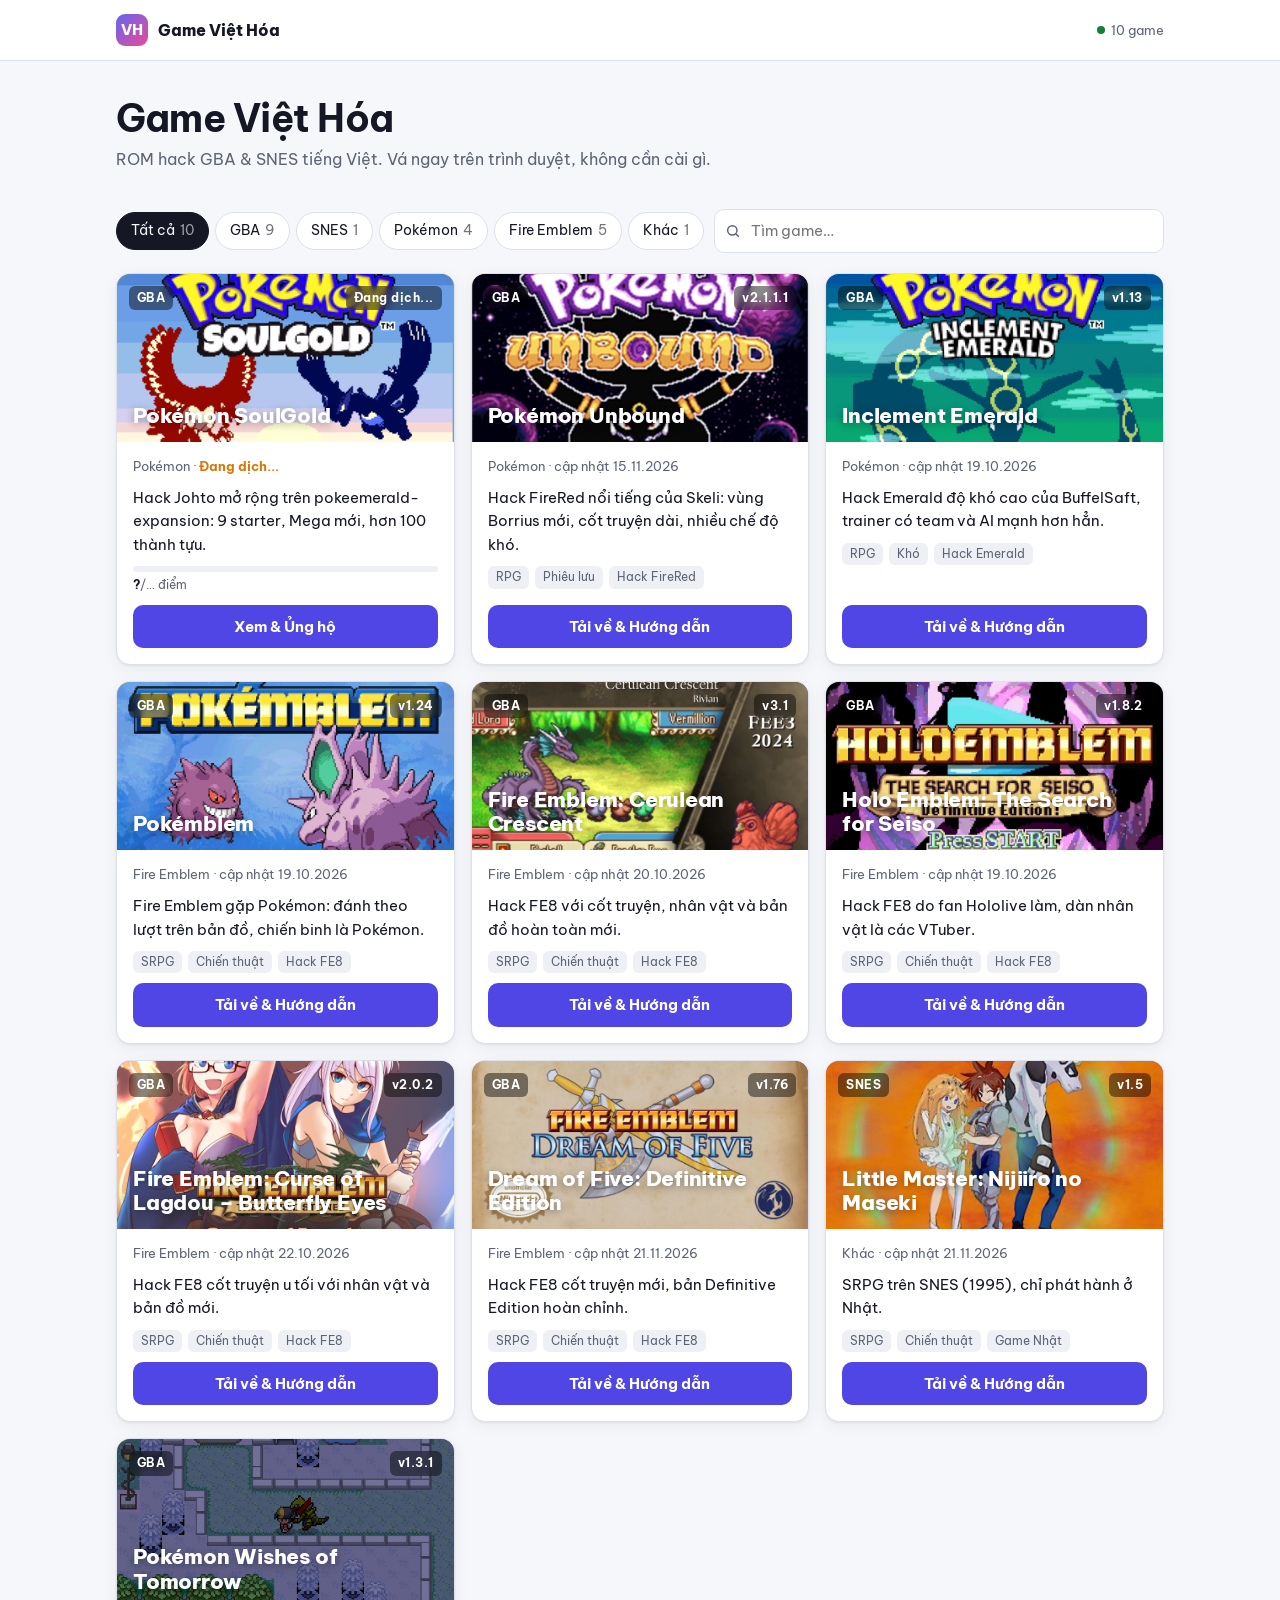
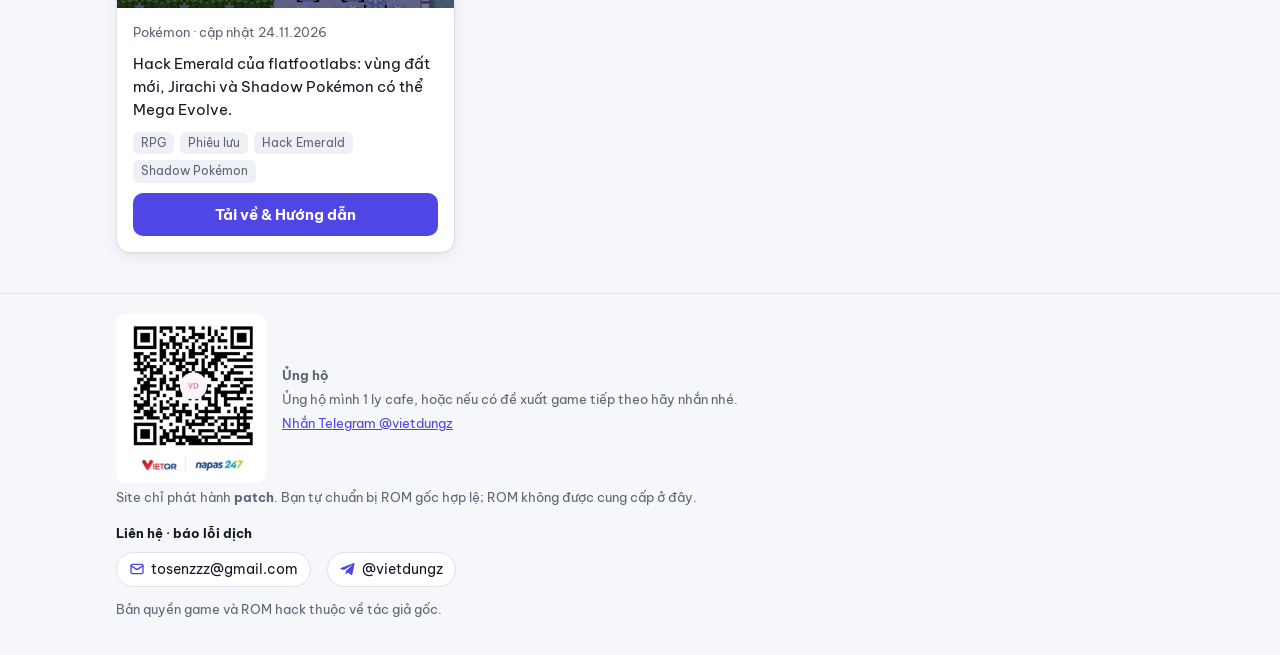
<file: index.html>
<!doctype html>
<html lang="vi">
<head>
<meta charset="utf-8">
<meta name="viewport" content="width=device-width, initial-scale=1">
<title>Game Việt Hóa — ROM hack tiếng Việt</title>
<meta name="description" content="ROM hack GBA &amp; SNES tiếng Việt. Vá ngay trên trình duyệt, không cần cài gì.">
<meta property="og:title" content="Game Việt Hóa — ROM hack tiếng Việt">
<meta property="og:description" content="ROM hack GBA &amp; SNES tiếng Việt. Vá ngay trên trình duyệt, không cần cài gì.">
<link rel="preconnect" href="https://fonts.googleapis.com">
<link rel="preconnect" href="https://fonts.gstatic.com" crossorigin>
<link href="https://fonts.googleapis.com/css2?family=Be+Vietnam+Pro:wght@400;600;700;800&display=swap" rel="stylesheet">
<link rel="stylesheet" href="assets/style.css">
<link rel="icon" href="data:image/svg+xml,<svg xmlns='http://www.w3.org/2000/svg' viewBox='0 0 32 32'><rect width='32' height='32' rx='8' fill='%236366f1'/><text x='16' y='22' font-size='16' font-family='sans-serif' font-weight='800' fill='white' text-anchor='middle'>VH</text></svg>">
</head>
<body>
<header class="top"><div class="wrap">
  <a class="brand" href="./"><span class="logo">VH</span>Game Việt Hóa</a>
  <span class="spacer"></span>
  <span class="pill">10 game</span>
</div></header>
<main class="wrap">
<section class="hero"><h1>Game Việt Hóa</h1><p>ROM hack GBA &amp; SNES tiếng Việt. Vá ngay trên trình duyệt, không cần cài gì.</p></section>
<div class="bar-tools">
  <div class="tabs" role="tablist"><button class="tab" role="tab" data-filter="all">Tất cả <span>10</span></button><button class="tab" role="tab" data-filter="GBA">GBA <span>9</span></button><button class="tab" role="tab" data-filter="SNES">SNES <span>1</span></button><button class="tab" role="tab" data-filter="Pokémon">Pokémon <span>4</span></button><button class="tab" role="tab" data-filter="Fire Emblem">Fire Emblem <span>5</span></button><button class="tab" role="tab" data-filter="Khác">Khác <span>1</span></button></div>
  <label class="search"><svg width="16" height="16" viewBox="0 0 24 24" fill="none" stroke="currentColor" stroke-width="2.2" stroke-linecap="round"><circle cx="11" cy="11" r="7"/><path d="m20 20-3.5-3.5"/></svg><input id="q" type="search" placeholder="Tìm game…" aria-label="Tìm game"></label>
</div>
<section class="panel admin-panel admin-only" hidden>
  <h2>Admin <button class="more" type="button" data-admin-logout>Thoát</button></h2>
  <form class="fund-admin" data-fund-admin="https://test-api.dppaint.com.vn/api/game/v1/viethoa/soulgold/points" hidden>
  <label><span>Cộng điểm Pokémon SoulGold</span><input type="number" step="1" inputmode="numeric" placeholder="VD: 50 (âm để trừ)" required></label>
  <button class="btn" type="submit">Cộng điểm</button>
  <p class="msg"></p>
</form>
</section>
<div class="grid"><a class="card" href="game/soulgold/" data-group="GBA Pokémon" data-search="Pokémon SoulGold Pokémon GBA RPG Johto Hack Emerald">
  <div class="cover  has-img" style="--c1:#d4a017;--c2:#6b4b00">
  <img src="assets/covers/soulgold.png" alt="" loading="lazy">
  <span class="badge">GBA</span><span class="badge r">Đang dịch...</span>
  <div class="t">Pokémon SoulGold</div>
</div>
  <div class="body">
    <div class="meta">Pokémon · <span class="st">Đang dịch...</span></div>
    <p>Hack Johto mở rộng trên pokeemerald-expansion: 9 starter, Mega mới, hơn 100 thành tựu.</p>
    <div class="fund mini loading" data-fund="https://test-api.dppaint.com.vn/api/game/v1/viethoa/soulgold/points">
  
  <div class="fbar"><i></i></div>
  <div class="ftext"><b data-f="current">…</b>/<span data-f="target">…</span> điểm</div>
</div>
    <span class="btn">Xem &amp; Ủng hộ</span>
  </div>
</a>
<a class="card" href="game/pokemon-unbound/" data-group="GBA Pokémon" data-search="Pokémon Unbound Pokémon GBA RPG Phiêu lưu Hack FireRed">
  <div class="cover  has-img" style="--c1:#e8453c;--c2:#7a1f1b">
  <img src="assets/covers/pokemon-unbound.jpg" alt="" loading="lazy">
  <span class="badge">GBA</span><span class="badge r">v2.1.1.1</span>
  <div class="t">Pokémon Unbound</div>
</div>
  <div class="body">
    <div class="meta">Pokémon · cập nhật 15.11.2026</div>
    <p>Hack FireRed nổi tiếng của Skeli: vùng Borrius mới, cốt truyện dài, nhiều chế độ khó.</p>
    <div class="tags"><span>RPG</span><span>Phiêu lưu</span><span>Hack FireRed</span></div>
    <span class="btn">Tải về &amp; Hướng dẫn</span>
  </div>
</a>
<a class="card" href="game/inclement-emerald/" data-group="GBA Pokémon" data-search="Inclement Emerald Pokémon GBA RPG Khó Hack Emerald">
  <div class="cover  has-img" style="--c1:#2fa86b;--c2:#124a31">
  <img src="assets/covers/inclement-emerald.jpg" alt="" loading="lazy">
  <span class="badge">GBA</span><span class="badge r">v1.13</span>
  <div class="t">Inclement Emerald</div>
</div>
  <div class="body">
    <div class="meta">Pokémon · cập nhật 19.10.2026</div>
    <p>Hack Emerald độ khó cao của BuffelSaft, trainer có team và AI mạnh hơn hẳn.</p>
    <div class="tags"><span>RPG</span><span>Khó</span><span>Hack Emerald</span></div>
    <span class="btn">Tải về &amp; Hướng dẫn</span>
  </div>
</a>
<a class="card" href="game/pokemblem/" data-group="GBA Fire Emblem" data-search="Pokémblem Fire Emblem GBA SRPG Chiến thuật Hack FE8">
  <div class="cover  has-img" style="--c1:#f0b429;--c2:#7a4f00">
  <img src="assets/covers/pokemblem.jpg" alt="" loading="lazy">
  <span class="badge">GBA</span><span class="badge r">v1.24</span>
  <div class="t">Pokémblem</div>
</div>
  <div class="body">
    <div class="meta">Fire Emblem · cập nhật 19.10.2026</div>
    <p>Fire Emblem gặp Pokémon: đánh theo lượt trên bản đồ, chiến binh là Pokémon.</p>
    <div class="tags"><span>SRPG</span><span>Chiến thuật</span><span>Hack FE8</span></div>
    <span class="btn">Tải về &amp; Hướng dẫn</span>
  </div>
</a>
<a class="card" href="game/cerulean-crescent/" data-group="GBA Fire Emblem" data-search="Fire Emblem: Cerulean Crescent Fire Emblem GBA SRPG Chiến thuật Hack FE8">
  <div class="cover  has-img" style="--c1:#3b82f6;--c2:#16316b">
  <img src="assets/covers/cerulean-crescent.jpg" alt="" loading="lazy">
  <span class="badge">GBA</span><span class="badge r">v3.1</span>
  <div class="t">Fire Emblem: Cerulean Crescent</div>
</div>
  <div class="body">
    <div class="meta">Fire Emblem · cập nhật 20.10.2026</div>
    <p>Hack FE8 với cốt truyện, nhân vật và bản đồ hoàn toàn mới.</p>
    <div class="tags"><span>SRPG</span><span>Chiến thuật</span><span>Hack FE8</span></div>
    <span class="btn">Tải về &amp; Hướng dẫn</span>
  </div>
</a>
<a class="card" href="game/holo-emblem/" data-group="GBA Fire Emblem" data-search="Holo Emblem: The Search for Seiso Fire Emblem GBA SRPG Chiến thuật Hack FE8">
  <div class="cover  has-img" style="--c1:#38bdf8;--c2:#0e4a66">
  <img src="assets/covers/holo-emblem.jpg" alt="" loading="lazy">
  <span class="badge">GBA</span><span class="badge r">v1.8.2</span>
  <div class="t">Holo Emblem: The Search for Seiso</div>
</div>
  <div class="body">
    <div class="meta">Fire Emblem · cập nhật 19.10.2026</div>
    <p>Hack FE8 do fan Hololive làm, dàn nhân vật là các VTuber.</p>
    <div class="tags"><span>SRPG</span><span>Chiến thuật</span><span>Hack FE8</span></div>
    <span class="btn">Tải về &amp; Hướng dẫn</span>
  </div>
</a>
<a class="card" href="game/curse-of-lagdou/" data-group="GBA Fire Emblem" data-search="Fire Emblem: Curse of Lagdou – Butterfly Eyes Fire Emblem GBA SRPG Chiến thuật Hack FE8">
  <div class="cover  has-img" style="--c1:#a855f7;--c2:#45156b">
  <img src="assets/covers/curse-of-lagdou.jpg" alt="" loading="lazy">
  <span class="badge">GBA</span><span class="badge r">v2.0.2</span>
  <div class="t">Fire Emblem: Curse of Lagdou – Butterfly Eyes</div>
</div>
  <div class="body">
    <div class="meta">Fire Emblem · cập nhật 22.10.2026</div>
    <p>Hack FE8 cốt truyện u tối với nhân vật và bản đồ mới.</p>
    <div class="tags"><span>SRPG</span><span>Chiến thuật</span><span>Hack FE8</span></div>
    <span class="btn">Tải về &amp; Hướng dẫn</span>
  </div>
</a>
<a class="card" href="game/dream-of-five/" data-group="GBA Fire Emblem" data-search="Dream of Five: Definitive Edition Fire Emblem GBA SRPG Chiến thuật Hack FE8">
  <div class="cover  has-img" style="--c1:#f97316;--c2:#6b2a06">
  <img src="assets/covers/dream-of-five.jpg" alt="" loading="lazy">
  <span class="badge">GBA</span><span class="badge r">v1.76</span>
  <div class="t">Dream of Five: Definitive Edition</div>
</div>
  <div class="body">
    <div class="meta">Fire Emblem · cập nhật 21.11.2026</div>
    <p>Hack FE8 cốt truyện mới, bản Definitive Edition hoàn chỉnh.</p>
    <div class="tags"><span>SRPG</span><span>Chiến thuật</span><span>Hack FE8</span></div>
    <span class="btn">Tải về &amp; Hướng dẫn</span>
  </div>
</a>
<a class="card" href="game/little-master/" data-group="SNES Khác" data-search="Little Master: Nijiiro no Maseki Khác SNES SRPG Chiến thuật Game Nhật">
  <div class="cover  has-img" style="--c1:#ec4899;--c2:#6b1640">
  <img src="assets/covers/little-master.jpg" alt="" loading="lazy">
  <span class="badge">SNES</span><span class="badge r">v1.5</span>
  <div class="t">Little Master: Nijiiro no Maseki</div>
</div>
  <div class="body">
    <div class="meta">Khác · cập nhật 21.11.2026</div>
    <p>SRPG trên SNES (1995), chỉ phát hành ở Nhật.</p>
    <div class="tags"><span>SRPG</span><span>Chiến thuật</span><span>Game Nhật</span></div>
    <span class="btn">Tải về &amp; Hướng dẫn</span>
  </div>
</a>
<a class="card" href="game/wishes-of-tomorrow/" data-group="GBA Pokémon" data-search="Pokémon Wishes of Tomorrow Pokémon GBA RPG Phiêu lưu Hack Emerald Shadow Pokémon">
  <div class="cover  has-img" style="--c1:#f5b301;--c2:#4b2a7a">
  <img src="assets/covers/wishes-of-tomorrow.jpg" alt="" loading="lazy">
  <span class="badge">GBA</span><span class="badge r">v1.3.1</span>
  <div class="t">Pokémon Wishes of Tomorrow</div>
</div>
  <div class="body">
    <div class="meta">Pokémon · cập nhật 24.11.2026</div>
    <p>Hack Emerald của flatfootlabs: vùng đất mới, Jirachi và Shadow Pokémon có thể Mega Evolve.</p>
    <div class="tags"><span>RPG</span><span>Phiêu lưu</span><span>Hack Emerald</span><span>Shadow Pokémon</span></div>
    <span class="btn">Tải về &amp; Hướng dẫn</span>
  </div>
</a></div>
<p id="empty" hidden>Không có game nào khớp.</p>
</main>
<footer><div class="wrap">
  <div class="donate "><img src="assets/qr.png" alt="Mã QR ủng hộ"><div><p><b>Ủng hộ</b></p><p>Ủng hộ mình 1 ly cafe, hoặc nếu có đề xuất game tiếp theo hãy nhắn nhé.</p><p><a href="https://t.me/vietdungz" target="_blank" rel="noopener">Nhắn Telegram @vietdungz</a></p></div></div>
  <p>Site chỉ phát hành <b>patch</b>. Bạn tự chuẩn bị ROM gốc hợp lệ; ROM không được cung cấp ở đây.</p>
  <div class="contact"><b>Liên hệ · báo lỗi dịch</b>
    <a href="mailto:tosenzzz@gmail.com"><svg width="16" height="16" viewBox="0 0 24 24" fill="none" stroke="currentColor" stroke-width="2" stroke-linecap="round" stroke-linejoin="round"><rect x="3" y="5" width="18" height="14" rx="2"/><path d="m3 7 9 6 9-6"/></svg>tosenzzz@gmail.com</a>
    <a href="https://t.me/vietdungz" target="_blank" rel="noopener"><svg width="16" height="16" viewBox="0 0 24 24" fill="currentColor"><path d="M21.9 4.3 18.6 20c-.2 1.1-.9 1.4-1.8.9l-5-3.7-2.4 2.3c-.3.3-.5.5-1 .5l.4-5.1 9.3-8.4c.4-.4-.1-.6-.6-.2L6 13.5 1.1 12c-1.1-.3-1.1-1.1.2-1.6L20.6 3c.9-.3 1.7.2 1.3 1.3z"/></svg>@vietdungz</a>
  </div>
  <p>Bản quyền game và ROM hack thuộc về tác giả gốc.</p>
</div></footer>
<script src="assets/home.js"></script>
<script src="assets/funding.js"></script>

</body>
</html>
</file>
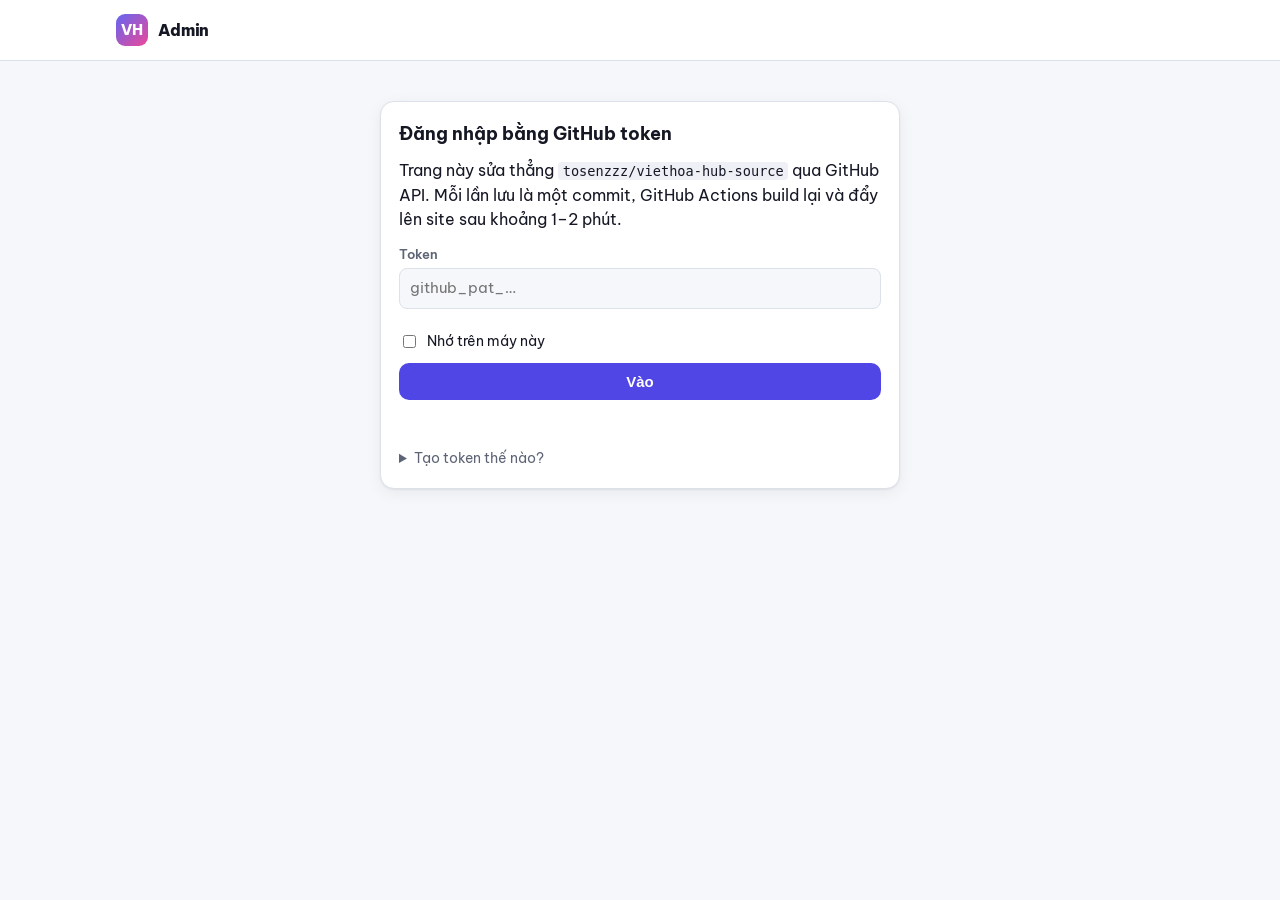
<file: admin/index.html>
<!doctype html>
<html lang="vi">
<head>
<meta charset="utf-8">
<meta name="viewport" content="width=device-width, initial-scale=1">
<meta name="robots" content="noindex, nofollow">
<title>Admin Game Việt Hóa</title>
<link rel="preconnect" href="https://fonts.googleapis.com">
<link rel="preconnect" href="https://fonts.gstatic.com" crossorigin>
<link href="https://fonts.googleapis.com/css2?family=Be+Vietnam+Pro:wght@400;600;700;800&display=swap" rel="stylesheet">
<link rel="stylesheet" href="../assets/style.css">
<link rel="stylesheet" href="../assets/admin.css">
<link rel="icon" href="data:image/svg+xml,<svg xmlns='http://www.w3.org/2000/svg' viewBox='0 0 32 32'><rect width='32' height='32' rx='8' fill='%23151824'/><text x='16' y='22' font-size='16' font-family='sans-serif' font-weight='800' fill='white' text-anchor='middle'>A</text></svg>">
</head>
<body data-config="{&quot;repo&quot;:&quot;tosenzzz/viethoa-hub-source&quot;,&quot;branch&quot;:&quot;main&quot;,&quot;api&quot;:&quot;https://test-api.dppaint.com.vn/api/game&quot;}">
<header class="top"><div class="wrap">
  <a class="brand" href="../"><span class="logo">VH</span>Admin</a>
  <span class="spacer"></span>
  <span class="who" id="who"></span>
  <button class="btn ghost sm" id="logout" type="button" hidden>Đăng xuất</button>
</div></header>

<main class="wrap" id="app">
  <section class="panel login" id="login">
    <h2>Đăng nhập bằng GitHub token</h2>
    <p>Trang này sửa thẳng <code id="repoName"></code> qua GitHub API. Mỗi lần lưu là một commit, GitHub Actions build lại và đẩy lên site sau khoảng 1–2 phút.</p>
    <form id="loginForm">
      <label class="f"><span>Token</span><input id="token" type="password" autocomplete="off" placeholder="github_pat_…" required></label>
      <label class="chk"><input type="checkbox" id="remember"> Nhớ trên máy này</label>
      <button class="btn" type="submit">Vào</button>
      <p class="msg" id="loginMsg"></p>
    </form>
    <details>
      <summary>Tạo token thế nào?</summary>
      <ol>
        <li>Mở <a href="https://github.com/settings/personal-access-tokens/new" target="_blank" rel="noopener">GitHub → Fine-grained token</a>.</li>
        <li>Repository access: <b>Only select repositories</b> → chọn repo source.</li>
        <li>Permissions: <b>Contents: Read and write</b>, <b>Actions: Read-only</b> (để xem tiến độ build).</li>
        <li>Tạo rồi dán token vào ô trên.</li>
      </ol>
    </details>
  </section>

  <div class="layout" id="main" hidden>
    <aside class="side">
      <div class="side-head">
        <b>Game <span id="count"></span></b>
        <button class="btn sm" id="addGame" type="button">+ Thêm</button>
      </div>
      <ul class="glist" id="glist"></ul>
      <button class="site-btn" id="siteBtn" type="button">⚙ Cài đặt site</button>
    </aside>
    <section class="editor" id="editor"></section>
  </div>
</main>

<div class="savebar" id="savebar" hidden>
  <div class="wrap">
    <span id="dirty"></span>
    <input id="commitMsg" type="text" placeholder="Ghi chú commit (tuỳ chọn)">
    <button class="btn ghost" id="discard" type="button">Bỏ thay đổi</button>
    <button class="btn" id="save" type="button">Lưu &amp; Deploy</button>
  </div>
  <div class="wrap"><p class="msg" id="saveMsg"></p></div>
</div>

<script src="../assets/lookup.js"></script>
<script src="../assets/admin.js"></script>
</body>
</html>
</file>
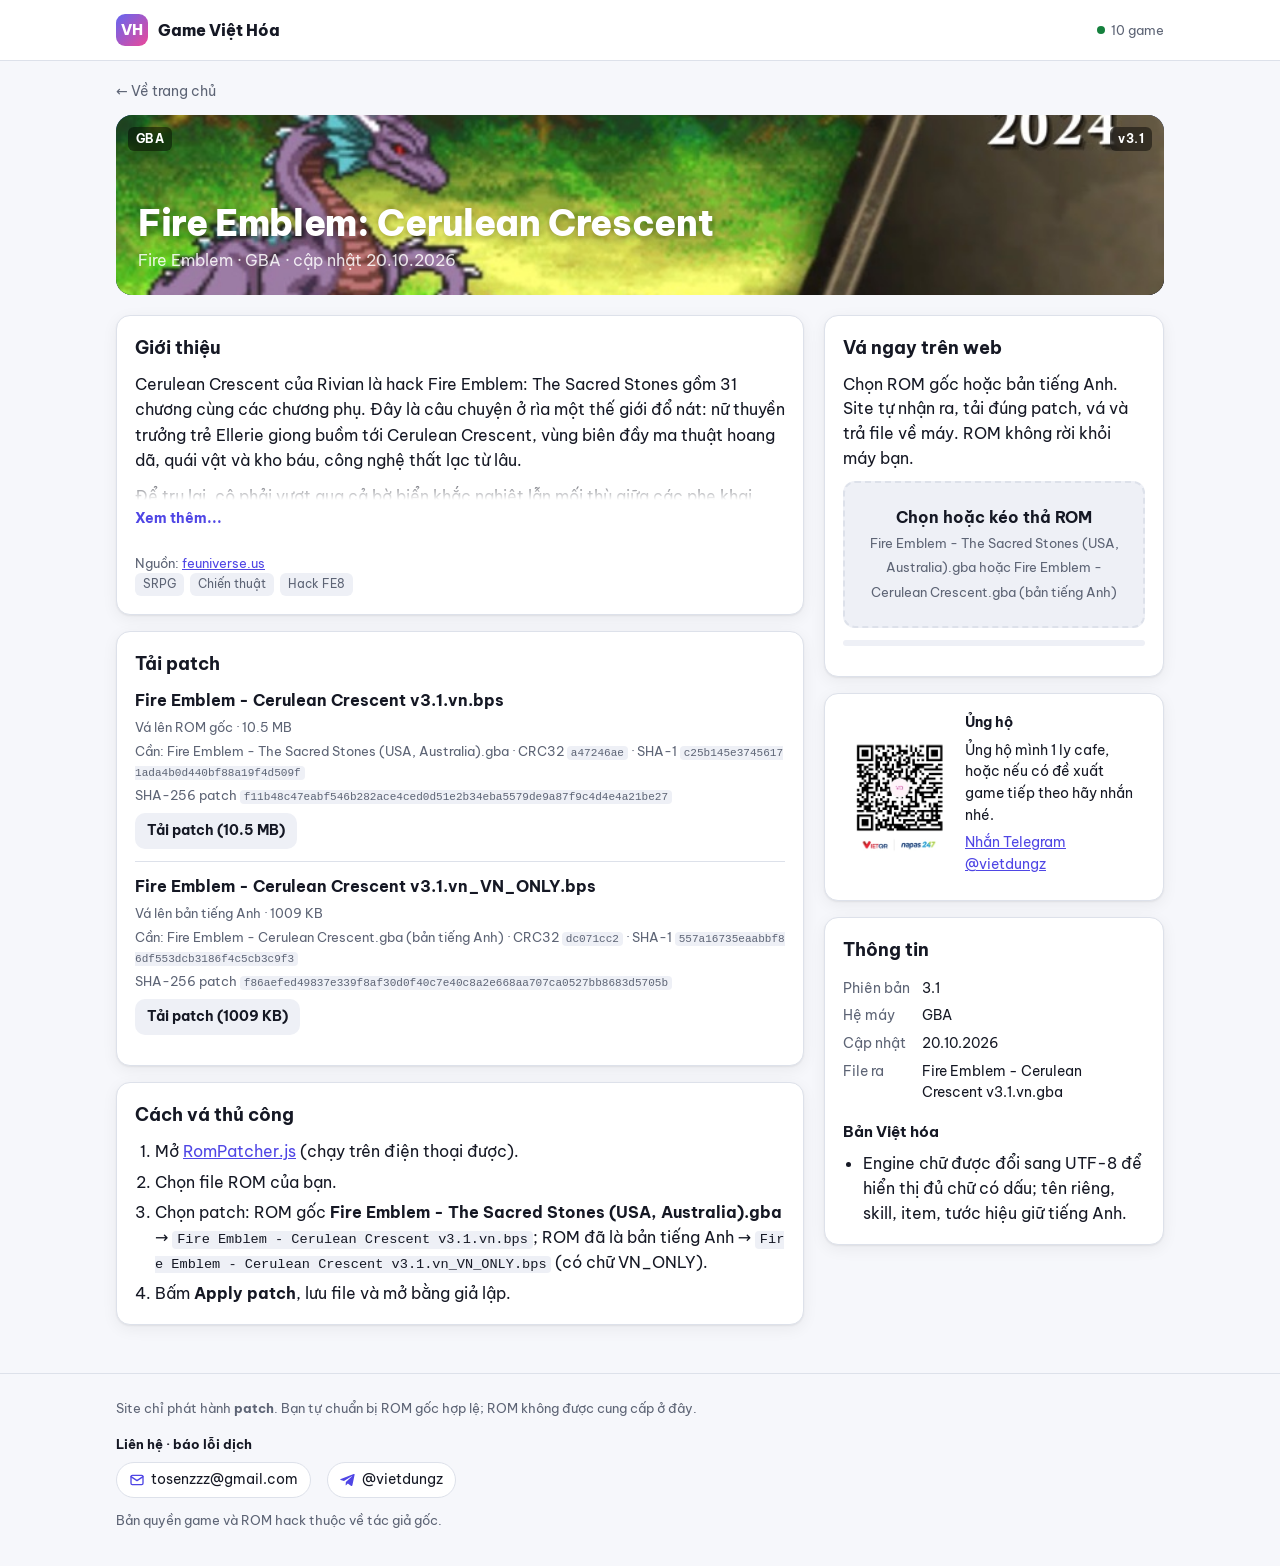
<file: game/cerulean-crescent/index.html>
<!doctype html>
<html lang="vi">
<head>
<meta charset="utf-8">
<meta name="viewport" content="width=device-width, initial-scale=1">
<title>Fire Emblem: Cerulean Crescent tiếng Việt v3.1 — Tải patch &amp; hướng dẫn</title>
<meta name="description" content="Hack FE8 với cốt truyện, nhân vật và bản đồ hoàn toàn mới.">
<meta property="og:title" content="Fire Emblem: Cerulean Crescent tiếng Việt v3.1 — Tải patch &amp; hướng dẫn">
<meta property="og:description" content="Hack FE8 với cốt truyện, nhân vật và bản đồ hoàn toàn mới.">
<link rel="preconnect" href="https://fonts.googleapis.com">
<link rel="preconnect" href="https://fonts.gstatic.com" crossorigin>
<link href="https://fonts.googleapis.com/css2?family=Be+Vietnam+Pro:wght@400;600;700;800&display=swap" rel="stylesheet">
<link rel="stylesheet" href="../../assets/style.css">
<link rel="icon" href="data:image/svg+xml,<svg xmlns='http://www.w3.org/2000/svg' viewBox='0 0 32 32'><rect width='32' height='32' rx='8' fill='%236366f1'/><text x='16' y='22' font-size='16' font-family='sans-serif' font-weight='800' fill='white' text-anchor='middle'>VH</text></svg>">
</head>
<body>
<header class="top"><div class="wrap">
  <a class="brand" href="../../"><span class="logo">VH</span>Game Việt Hóa</a>
  <span class="spacer"></span>
  <span class="pill">10 game</span>
</div></header>
<main class="wrap">
<a class="back" href="../../">← Về trang chủ</a>
<div class="cover detail-cover has-img" style="--c1:#3b82f6;--c2:#16316b">
  <img src="../../assets/covers/cerulean-crescent.jpg" alt="" loading="lazy">
  <span class="badge">GBA</span><span class="badge r">v3.1</span>
  <div class="t">Fire Emblem: Cerulean Crescent</div><div class="v">Fire Emblem · GBA · cập nhật 20.10.2026</div>
</div>
<div class="cols">
  <div>
    <section class="panel">
      <h2>Giới thiệu</h2>
      <div class="about clamp" id="about"><p>Cerulean Crescent của Rivian là hack Fire Emblem: The Sacred Stones gồm 31 chương cùng các chương phụ. Đây là câu chuyện ở rìa một thế giới đổ nát: nữ thuyền trưởng trẻ Ellerie giong buồm tới Cerulean Crescent, vùng biên đầy ma thuật hoang dã, quái vật và kho báu, công nghệ thất lạc từ lâu.</p><p>Để trụ lại, cô phải vượt qua cả bờ biển khắc nghiệt lẫn mối thù giữa các phe khai hoang. Dàn nhân vật rất đông, mỗi người có vai trò riêng nhờ skill và item. Vài người phải chiêu mộ qua nhiệm vụ, trò chuyện hoặc trả vàng.</p><p>Game có vũ khí riêng tự hồi độ bền (kể cả đại bác và dụng cụ nấu ăn), bản đồ thị trấn có nhiệm vụ và bí mật, bản đồ trên thuyền với đội tàu, thuyền trên cạn, thuyền bay, và một con quái vật do bạn tự đặt tên. Mọi unit đều có canto. Thăng class không reset level, level tối đa 30. Trao đổi đồ không tốn lượt, và game tự lưu đầu mỗi lượt.</p></div>
      <button class="more" id="more" type="button" hidden>Xem thêm...</button>
      <p class="src">Nguồn: <a href="https://feuniverse.us/t/13666" target="_blank" rel="noopener">feuniverse.us</a></p>
      <div class="tags"><span>SRPG</span><span>Chiến thuật</span><span>Hack FE8</span></div>
    </section>
    <section class="panel patch-files">
      <h2>Tải patch</h2>
      <div class="file">
  <span class="n">Fire Emblem - Cerulean Crescent v3.1.vn.bps</span>
  <span class="d">Vá lên ROM gốc · 10.5 MB</span>
  <span class="d">Cần: Fire Emblem - The Sacred Stones (USA, Australia).gba · CRC32 <code>a47246ae</code> · SHA-1 <code>c25b145e37456171ada4b0d440bf88a19f4d509f</code></span>
  <span class="d">SHA-256 patch <code>f11b48c47eabf546b282ace4ced0d51e2b34eba5579de9a87f9c4d4e4a21be27</code></span>
  <a class="btn ghost dl" href="../../files/cerulean-crescent/Fire%20Emblem%20-%20Cerulean%20Crescent%20v3.1.vn.bps" download>Tải patch (10.5 MB)</a>
</div>
<div class="file">
  <span class="n">Fire Emblem - Cerulean Crescent v3.1.vn_VN_ONLY.bps</span>
  <span class="d">Vá lên bản tiếng Anh · 1009 KB</span>
  <span class="d">Cần: Fire Emblem - Cerulean Crescent.gba (bản tiếng Anh) · CRC32 <code>dc071cc2</code> · SHA-1 <code>557a16735eaabbf86df553dcb3186f4c5cb3c9f3</code></span>
  <span class="d">SHA-256 patch <code>f86aefed49837e339f8af30d0f40c7e40c8a2e668aa707ca0527bb8683d5705b</code></span>
  <a class="btn ghost dl" href="../../files/cerulean-crescent/Fire%20Emblem%20-%20Cerulean%20Crescent%20v3.1.vn_VN_ONLY.bps" download>Tải patch (1009 KB)</a>
</div>
    </section>
    <section class="panel patch-manual">
      <h2>Cách vá thủ công</h2>
      <ol>
        <li>Mở <a href="https://www.marcrobledo.com/RomPatcher.js/" target="_blank" rel="noopener">RomPatcher.js</a> (chạy trên điện thoại được).</li>
        <li>Chọn file ROM của bạn.</li>
        <li>Chọn patch: ROM gốc <b>Fire Emblem - The Sacred Stones (USA, Australia).gba</b> → <code>Fire Emblem - Cerulean Crescent v3.1.vn.bps</code>; ROM đã là bản tiếng Anh → <code>Fire Emblem - Cerulean Crescent v3.1.vn_VN_ONLY.bps</code> (có chữ VN_ONLY).</li>
        <li>Bấm <b>Apply patch</b>, lưu file và mở bằng giả lập.</li>
      </ol>
    </section>
  </div>
  <aside>
    <section class="panel" id="patcher" data-patches="[{&quot;base&quot;:&quot;Fire Emblem - The Sacred Stones (USA, Australia).gba&quot;,&quot;srcCrc&quot;:&quot;a47246ae&quot;,&quot;url&quot;:&quot;../../files/cerulean-crescent/Fire%20Emblem%20-%20Cerulean%20Crescent%20v3.1.vn.bps&quot;,&quot;sizeText&quot;:&quot;10.5 MB&quot;},{&quot;base&quot;:&quot;Fire Emblem - Cerulean Crescent.gba (bản tiếng Anh)&quot;,&quot;srcCrc&quot;:&quot;dc071cc2&quot;,&quot;url&quot;:&quot;../../files/cerulean-crescent/Fire%20Emblem%20-%20Cerulean%20Crescent%20v3.1.vn_VN_ONLY.bps&quot;,&quot;sizeText&quot;:&quot;1009 KB&quot;}]" data-output="Fire Emblem - Cerulean Crescent v3.1.vn.gba">
      <h2>Vá ngay trên web</h2>
      <p>Chọn ROM gốc hoặc bản tiếng Anh. Site tự nhận ra, tải đúng patch, vá và trả file về máy. ROM không rời khỏi máy bạn.</p>
      <label class="drop"><input type="file" accept=".gba,.sfc,.smc,.bin"><b>Chọn hoặc kéo thả ROM</b><small>Fire Emblem - The Sacred Stones (USA, Australia).gba hoặc Fire Emblem - Cerulean Crescent.gba (bản tiếng Anh)</small></label>
      <div class="bar"><i></i></div>
      <div class="status"></div>
    </section>
    <section class="panel donate-panel"><div class="donate "><img src="../../assets/qr.png" alt="Mã QR ủng hộ"><div><p><b>Ủng hộ</b></p><p>Ủng hộ mình 1 ly cafe, hoặc nếu có đề xuất game tiếp theo hãy nhắn nhé.</p><p><a href="https://t.me/vietdungz" target="_blank" rel="noopener">Nhắn Telegram @vietdungz</a></p></div></div></section>
    <section class="panel">
      <h2>Thông tin</h2>
      <dl class="facts">
        <dt>Phiên bản</dt><dd>3.1</dd>
        <dt>Hệ máy</dt><dd>GBA</dd>
        <dt>Cập nhật</dt><dd>20.10.2026</dd>
        <dt>File ra</dt><dd>Fire Emblem - Cerulean Crescent v3.1.vn.gba</dd>
      </dl>
      <h3 class="sub">Bản Việt hóa</h3><ul><li>Engine chữ được đổi sang UTF-8 để hiển thị đủ chữ có dấu; tên riêng, skill, item, tước hiệu giữ tiếng Anh.</li></ul>
    </section>
  </aside>
</div>
</main>
<footer><div class="wrap">
  
  <p>Site chỉ phát hành <b>patch</b>. Bạn tự chuẩn bị ROM gốc hợp lệ; ROM không được cung cấp ở đây.</p>
  <div class="contact"><b>Liên hệ · báo lỗi dịch</b>
    <a href="mailto:tosenzzz@gmail.com"><svg width="16" height="16" viewBox="0 0 24 24" fill="none" stroke="currentColor" stroke-width="2" stroke-linecap="round" stroke-linejoin="round"><rect x="3" y="5" width="18" height="14" rx="2"/><path d="m3 7 9 6 9-6"/></svg>tosenzzz@gmail.com</a>
    <a href="https://t.me/vietdungz" target="_blank" rel="noopener"><svg width="16" height="16" viewBox="0 0 24 24" fill="currentColor"><path d="M21.9 4.3 18.6 20c-.2 1.1-.9 1.4-1.8.9l-5-3.7-2.4 2.3c-.3.3-.5.5-1 .5l.4-5.1 9.3-8.4c.4-.4-.1-.6-.6-.2L6 13.5 1.1 12c-1.1-.3-1.1-1.1.2-1.6L20.6 3c.9-.3 1.7.2 1.3 1.3z"/></svg>@vietdungz</a>
  </div>
  <p>Bản quyền game và ROM hack thuộc về tác giả gốc.</p>
</div></footer>
<script src="../../assets/patcher.js"></script>

</body>
</html>
</file>
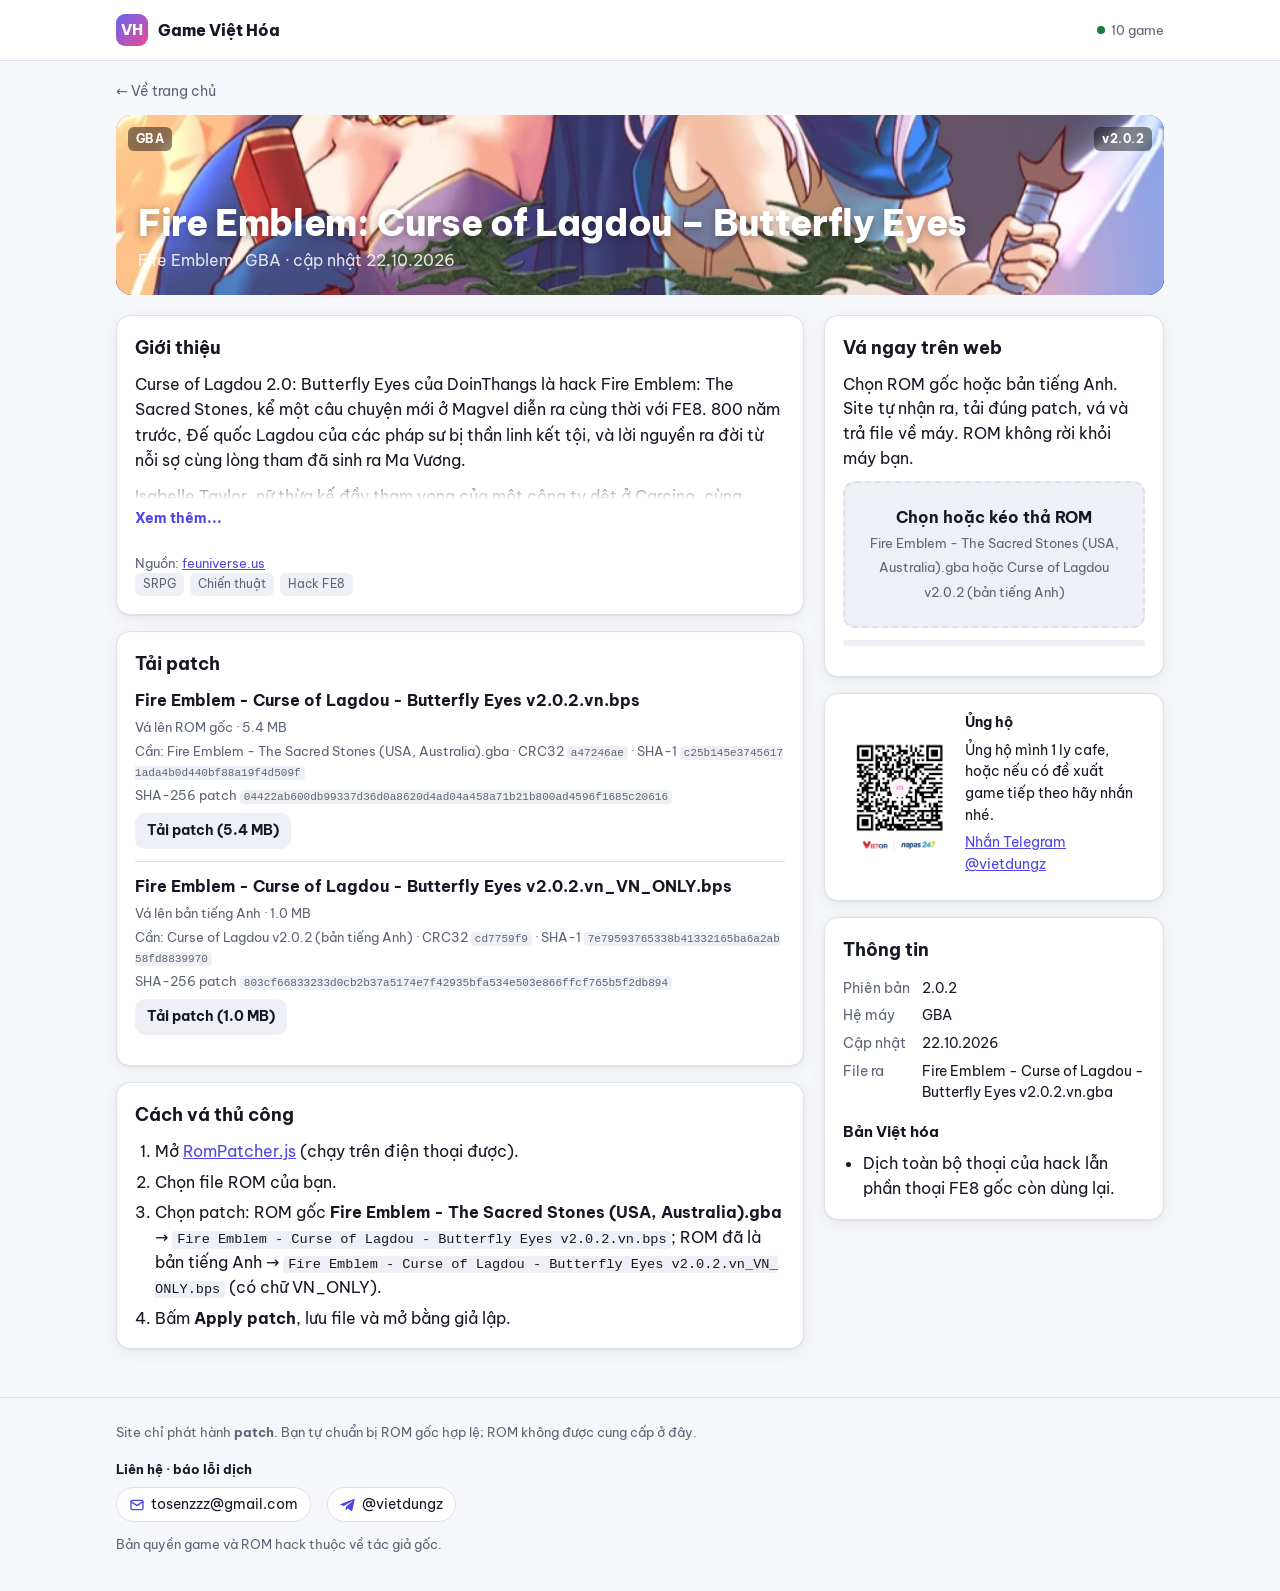
<file: game/curse-of-lagdou/index.html>
<!doctype html>
<html lang="vi">
<head>
<meta charset="utf-8">
<meta name="viewport" content="width=device-width, initial-scale=1">
<title>Fire Emblem: Curse of Lagdou – Butterfly Eyes tiếng Việt v2.0.2 — Tải patch &amp; hướng dẫn</title>
<meta name="description" content="Hack FE8 cốt truyện u tối với nhân vật và bản đồ mới.">
<meta property="og:title" content="Fire Emblem: Curse of Lagdou – Butterfly Eyes tiếng Việt v2.0.2 — Tải patch &amp; hướng dẫn">
<meta property="og:description" content="Hack FE8 cốt truyện u tối với nhân vật và bản đồ mới.">
<link rel="preconnect" href="https://fonts.googleapis.com">
<link rel="preconnect" href="https://fonts.gstatic.com" crossorigin>
<link href="https://fonts.googleapis.com/css2?family=Be+Vietnam+Pro:wght@400;600;700;800&display=swap" rel="stylesheet">
<link rel="stylesheet" href="../../assets/style.css">
<link rel="icon" href="data:image/svg+xml,<svg xmlns='http://www.w3.org/2000/svg' viewBox='0 0 32 32'><rect width='32' height='32' rx='8' fill='%236366f1'/><text x='16' y='22' font-size='16' font-family='sans-serif' font-weight='800' fill='white' text-anchor='middle'>VH</text></svg>">
</head>
<body>
<header class="top"><div class="wrap">
  <a class="brand" href="../../"><span class="logo">VH</span>Game Việt Hóa</a>
  <span class="spacer"></span>
  <span class="pill">10 game</span>
</div></header>
<main class="wrap">
<a class="back" href="../../">← Về trang chủ</a>
<div class="cover detail-cover has-img" style="--c1:#a855f7;--c2:#45156b">
  <img src="../../assets/covers/curse-of-lagdou.jpg" alt="" loading="lazy">
  <span class="badge">GBA</span><span class="badge r">v2.0.2</span>
  <div class="t">Fire Emblem: Curse of Lagdou – Butterfly Eyes</div><div class="v">Fire Emblem · GBA · cập nhật 22.10.2026</div>
</div>
<div class="cols">
  <div>
    <section class="panel">
      <h2>Giới thiệu</h2>
      <div class="about clamp" id="about"><p>Curse of Lagdou 2.0: Butterfly Eyes của DoinThangs là hack Fire Emblem: The Sacred Stones, kể một câu chuyện mới ở Magvel diễn ra cùng thời với FE8. 800 năm trước, Đế quốc Lagdou của các pháp sư bị thần linh kết tội, và lời nguyền ra đời từ nỗi sợ cùng lòng tham đã sinh ra Ma Vương.</p><p>Isabelle Taylor, nữ thừa kế đầy tham vọng của một công ty dệt ở Carcino, cùng Jeanne, cô gái lầm lì từ làng tá điền của công ty, phát hiện một dịch bệnh và lời nguyền báo hiệu tận thế. Họ phải đối đầu Ma Vương mà không có thần linh giúp đỡ. Truyện chạm tới cô đơn, hy sinh và trầm cảm.</p><p>Game có 24 chương hoàn toàn mới và 53 nhân vật chơi được (gồm cả dàn nhân vật FE8), có support và kết thúc theo cặp. Cơ chế riêng gồm crit không ngẫu nhiên (đủ 50 crit thì đòn kế gây gấp đôi sát thương), đánh kẹp có đồng đội cạnh bên được cộng crit, vũ khí theo tầm đánh, và trả vàng để hồi sinh unit. Có 3 mức độ khó: Normal, Difficult, Lunatic. Bản 2.0 có nhạc nền gốc và bản đồ làm lại.</p></div>
      <button class="more" id="more" type="button" hidden>Xem thêm...</button>
      <p class="src">Nguồn: <a href="https://feuniverse.us/t/25576" target="_blank" rel="noopener">feuniverse.us</a></p>
      <div class="tags"><span>SRPG</span><span>Chiến thuật</span><span>Hack FE8</span></div>
    </section>
    <section class="panel patch-files">
      <h2>Tải patch</h2>
      <div class="file">
  <span class="n">Fire Emblem - Curse of Lagdou - Butterfly Eyes v2.0.2.vn.bps</span>
  <span class="d">Vá lên ROM gốc · 5.4 MB</span>
  <span class="d">Cần: Fire Emblem - The Sacred Stones (USA, Australia).gba · CRC32 <code>a47246ae</code> · SHA-1 <code>c25b145e37456171ada4b0d440bf88a19f4d509f</code></span>
  <span class="d">SHA-256 patch <code>04422ab600db99337d36d0a8620d4ad04a458a71b21b800ad4596f1685c20616</code></span>
  <a class="btn ghost dl" href="../../files/curse-of-lagdou/Fire%20Emblem%20-%20Curse%20of%20Lagdou%20-%20Butterfly%20Eyes%20v2.0.2.vn.bps" download>Tải patch (5.4 MB)</a>
</div>
<div class="file">
  <span class="n">Fire Emblem - Curse of Lagdou - Butterfly Eyes v2.0.2.vn_VN_ONLY.bps</span>
  <span class="d">Vá lên bản tiếng Anh · 1.0 MB</span>
  <span class="d">Cần: Curse of Lagdou v2.0.2 (bản tiếng Anh) · CRC32 <code>cd7759f9</code> · SHA-1 <code>7e79593765338b41332165ba6a2ab58fd8839970</code></span>
  <span class="d">SHA-256 patch <code>803cf66833233d0cb2b37a5174e7f42935bfa534e503e866ffcf765b5f2db894</code></span>
  <a class="btn ghost dl" href="../../files/curse-of-lagdou/Fire%20Emblem%20-%20Curse%20of%20Lagdou%20-%20Butterfly%20Eyes%20v2.0.2.vn_VN_ONLY.bps" download>Tải patch (1.0 MB)</a>
</div>
    </section>
    <section class="panel patch-manual">
      <h2>Cách vá thủ công</h2>
      <ol>
        <li>Mở <a href="https://www.marcrobledo.com/RomPatcher.js/" target="_blank" rel="noopener">RomPatcher.js</a> (chạy trên điện thoại được).</li>
        <li>Chọn file ROM của bạn.</li>
        <li>Chọn patch: ROM gốc <b>Fire Emblem - The Sacred Stones (USA, Australia).gba</b> → <code>Fire Emblem - Curse of Lagdou - Butterfly Eyes v2.0.2.vn.bps</code>; ROM đã là bản tiếng Anh → <code>Fire Emblem - Curse of Lagdou - Butterfly Eyes v2.0.2.vn_VN_ONLY.bps</code> (có chữ VN_ONLY).</li>
        <li>Bấm <b>Apply patch</b>, lưu file và mở bằng giả lập.</li>
      </ol>
    </section>
  </div>
  <aside>
    <section class="panel" id="patcher" data-patches="[{&quot;base&quot;:&quot;Fire Emblem - The Sacred Stones (USA, Australia).gba&quot;,&quot;srcCrc&quot;:&quot;a47246ae&quot;,&quot;url&quot;:&quot;../../files/curse-of-lagdou/Fire%20Emblem%20-%20Curse%20of%20Lagdou%20-%20Butterfly%20Eyes%20v2.0.2.vn.bps&quot;,&quot;sizeText&quot;:&quot;5.4 MB&quot;},{&quot;base&quot;:&quot;Curse of Lagdou v2.0.2 (bản tiếng Anh)&quot;,&quot;srcCrc&quot;:&quot;cd7759f9&quot;,&quot;url&quot;:&quot;../../files/curse-of-lagdou/Fire%20Emblem%20-%20Curse%20of%20Lagdou%20-%20Butterfly%20Eyes%20v2.0.2.vn_VN_ONLY.bps&quot;,&quot;sizeText&quot;:&quot;1.0 MB&quot;}]" data-output="Fire Emblem - Curse of Lagdou - Butterfly Eyes v2.0.2.vn.gba">
      <h2>Vá ngay trên web</h2>
      <p>Chọn ROM gốc hoặc bản tiếng Anh. Site tự nhận ra, tải đúng patch, vá và trả file về máy. ROM không rời khỏi máy bạn.</p>
      <label class="drop"><input type="file" accept=".gba,.sfc,.smc,.bin"><b>Chọn hoặc kéo thả ROM</b><small>Fire Emblem - The Sacred Stones (USA, Australia).gba hoặc Curse of Lagdou v2.0.2 (bản tiếng Anh)</small></label>
      <div class="bar"><i></i></div>
      <div class="status"></div>
    </section>
    <section class="panel donate-panel"><div class="donate "><img src="../../assets/qr.png" alt="Mã QR ủng hộ"><div><p><b>Ủng hộ</b></p><p>Ủng hộ mình 1 ly cafe, hoặc nếu có đề xuất game tiếp theo hãy nhắn nhé.</p><p><a href="https://t.me/vietdungz" target="_blank" rel="noopener">Nhắn Telegram @vietdungz</a></p></div></div></section>
    <section class="panel">
      <h2>Thông tin</h2>
      <dl class="facts">
        <dt>Phiên bản</dt><dd>2.0.2</dd>
        <dt>Hệ máy</dt><dd>GBA</dd>
        <dt>Cập nhật</dt><dd>22.10.2026</dd>
        <dt>File ra</dt><dd>Fire Emblem - Curse of Lagdou - Butterfly Eyes v2.0.2.vn.gba</dd>
      </dl>
      <h3 class="sub">Bản Việt hóa</h3><ul><li>Dịch toàn bộ thoại của hack lẫn phần thoại FE8 gốc còn dùng lại.</li></ul>
    </section>
  </aside>
</div>
</main>
<footer><div class="wrap">
  
  <p>Site chỉ phát hành <b>patch</b>. Bạn tự chuẩn bị ROM gốc hợp lệ; ROM không được cung cấp ở đây.</p>
  <div class="contact"><b>Liên hệ · báo lỗi dịch</b>
    <a href="mailto:tosenzzz@gmail.com"><svg width="16" height="16" viewBox="0 0 24 24" fill="none" stroke="currentColor" stroke-width="2" stroke-linecap="round" stroke-linejoin="round"><rect x="3" y="5" width="18" height="14" rx="2"/><path d="m3 7 9 6 9-6"/></svg>tosenzzz@gmail.com</a>
    <a href="https://t.me/vietdungz" target="_blank" rel="noopener"><svg width="16" height="16" viewBox="0 0 24 24" fill="currentColor"><path d="M21.9 4.3 18.6 20c-.2 1.1-.9 1.4-1.8.9l-5-3.7-2.4 2.3c-.3.3-.5.5-1 .5l.4-5.1 9.3-8.4c.4-.4-.1-.6-.6-.2L6 13.5 1.1 12c-1.1-.3-1.1-1.1.2-1.6L20.6 3c.9-.3 1.7.2 1.3 1.3z"/></svg>@vietdungz</a>
  </div>
  <p>Bản quyền game và ROM hack thuộc về tác giả gốc.</p>
</div></footer>
<script src="../../assets/patcher.js"></script>

</body>
</html>
</file>
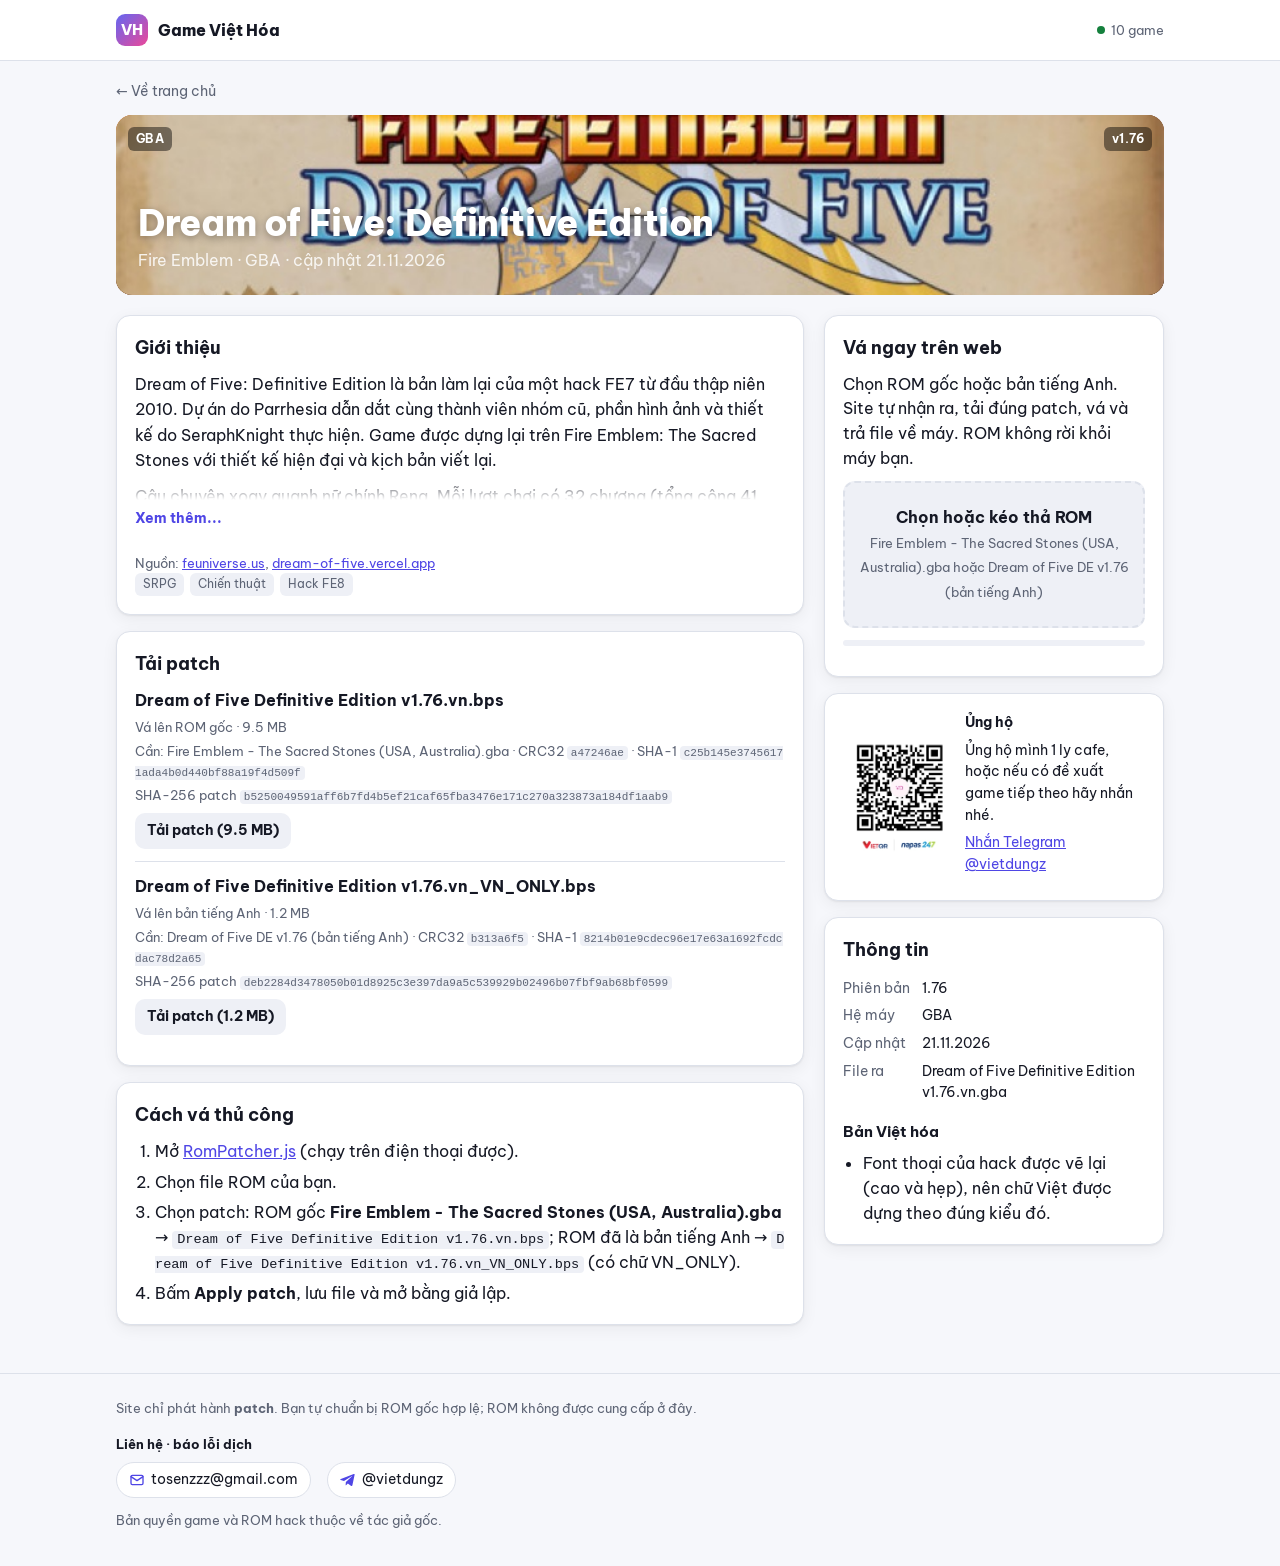
<file: game/dream-of-five/index.html>
<!doctype html>
<html lang="vi">
<head>
<meta charset="utf-8">
<meta name="viewport" content="width=device-width, initial-scale=1">
<title>Dream of Five: Definitive Edition tiếng Việt v1.76 — Tải patch &amp; hướng dẫn</title>
<meta name="description" content="Hack FE8 cốt truyện mới, bản Definitive Edition hoàn chỉnh.">
<meta property="og:title" content="Dream of Five: Definitive Edition tiếng Việt v1.76 — Tải patch &amp; hướng dẫn">
<meta property="og:description" content="Hack FE8 cốt truyện mới, bản Definitive Edition hoàn chỉnh.">
<link rel="preconnect" href="https://fonts.googleapis.com">
<link rel="preconnect" href="https://fonts.gstatic.com" crossorigin>
<link href="https://fonts.googleapis.com/css2?family=Be+Vietnam+Pro:wght@400;600;700;800&display=swap" rel="stylesheet">
<link rel="stylesheet" href="../../assets/style.css">
<link rel="icon" href="data:image/svg+xml,<svg xmlns='http://www.w3.org/2000/svg' viewBox='0 0 32 32'><rect width='32' height='32' rx='8' fill='%236366f1'/><text x='16' y='22' font-size='16' font-family='sans-serif' font-weight='800' fill='white' text-anchor='middle'>VH</text></svg>">
</head>
<body>
<header class="top"><div class="wrap">
  <a class="brand" href="../../"><span class="logo">VH</span>Game Việt Hóa</a>
  <span class="spacer"></span>
  <span class="pill">10 game</span>
</div></header>
<main class="wrap">
<a class="back" href="../../">← Về trang chủ</a>
<div class="cover detail-cover has-img" style="--c1:#f97316;--c2:#6b2a06">
  <img src="../../assets/covers/dream-of-five.jpg" alt="" loading="lazy">
  <span class="badge">GBA</span><span class="badge r">v1.76</span>
  <div class="t">Dream of Five: Definitive Edition</div><div class="v">Fire Emblem · GBA · cập nhật 21.11.2026</div>
</div>
<div class="cols">
  <div>
    <section class="panel">
      <h2>Giới thiệu</h2>
      <div class="about clamp" id="about"><p>Dream of Five: Definitive Edition là bản làm lại của một hack FE7 từ đầu thập niên 2010. Dự án do Parrhesia dẫn dắt cùng thành viên nhóm cũ, phần hình ảnh và thiết kế do SeraphKnight thực hiện. Game được dựng lại trên Fire Emblem: The Sacred Stones với thiết kế hiện đại và kịch bản viết lại.</p><p>Câu chuyện xoay quanh nữ chính Rena. Mỗi lượt chơi có 32 chương (tổng cộng 41 chương) với 62 nhân vật chơi được, đầy đủ support. Có một đoạn rẽ nhánh dài 10 chương mà lựa chọn của bạn ảnh hưởng tới tận cuối game.</p><p>Từ chân dung tới giao diện đều được vẽ lại theo cùng một phong cách. Game chú trọng nhân vật, mục tiêu bản đồ đa dạng, có shove và bản vá cho người mù màu. Tác giả khuyên chơi bằng mGBA.</p></div>
      <button class="more" id="more" type="button" hidden>Xem thêm...</button>
      <p class="src">Nguồn: <a href="https://feuniverse.us/t/21043" target="_blank" rel="noopener">feuniverse.us</a>, <a href="https://dream-of-five.vercel.app/" target="_blank" rel="noopener">dream-of-five.vercel.app</a></p>
      <div class="tags"><span>SRPG</span><span>Chiến thuật</span><span>Hack FE8</span></div>
    </section>
    <section class="panel patch-files">
      <h2>Tải patch</h2>
      <div class="file">
  <span class="n">Dream of Five Definitive Edition v1.76.vn.bps</span>
  <span class="d">Vá lên ROM gốc · 9.5 MB</span>
  <span class="d">Cần: Fire Emblem - The Sacred Stones (USA, Australia).gba · CRC32 <code>a47246ae</code> · SHA-1 <code>c25b145e37456171ada4b0d440bf88a19f4d509f</code></span>
  <span class="d">SHA-256 patch <code>b5250049591aff6b7fd4b5ef21caf65fba3476e171c270a323873a184df1aab9</code></span>
  <a class="btn ghost dl" href="../../files/dream-of-five/Dream%20of%20Five%20Definitive%20Edition%20v1.76.vn.bps" download>Tải patch (9.5 MB)</a>
</div>
<div class="file">
  <span class="n">Dream of Five Definitive Edition v1.76.vn_VN_ONLY.bps</span>
  <span class="d">Vá lên bản tiếng Anh · 1.2 MB</span>
  <span class="d">Cần: Dream of Five DE v1.76 (bản tiếng Anh) · CRC32 <code>b313a6f5</code> · SHA-1 <code>8214b01e9cdec96e17e63a1692fcdcdac78d2a65</code></span>
  <span class="d">SHA-256 patch <code>deb2284d3478050b01d8925c3e397da9a5c539929b02496b07fbf9ab68bf0599</code></span>
  <a class="btn ghost dl" href="../../files/dream-of-five/Dream%20of%20Five%20Definitive%20Edition%20v1.76.vn_VN_ONLY.bps" download>Tải patch (1.2 MB)</a>
</div>
    </section>
    <section class="panel patch-manual">
      <h2>Cách vá thủ công</h2>
      <ol>
        <li>Mở <a href="https://www.marcrobledo.com/RomPatcher.js/" target="_blank" rel="noopener">RomPatcher.js</a> (chạy trên điện thoại được).</li>
        <li>Chọn file ROM của bạn.</li>
        <li>Chọn patch: ROM gốc <b>Fire Emblem - The Sacred Stones (USA, Australia).gba</b> → <code>Dream of Five Definitive Edition v1.76.vn.bps</code>; ROM đã là bản tiếng Anh → <code>Dream of Five Definitive Edition v1.76.vn_VN_ONLY.bps</code> (có chữ VN_ONLY).</li>
        <li>Bấm <b>Apply patch</b>, lưu file và mở bằng giả lập.</li>
      </ol>
    </section>
  </div>
  <aside>
    <section class="panel" id="patcher" data-patches="[{&quot;base&quot;:&quot;Fire Emblem - The Sacred Stones (USA, Australia).gba&quot;,&quot;srcCrc&quot;:&quot;a47246ae&quot;,&quot;url&quot;:&quot;../../files/dream-of-five/Dream%20of%20Five%20Definitive%20Edition%20v1.76.vn.bps&quot;,&quot;sizeText&quot;:&quot;9.5 MB&quot;},{&quot;base&quot;:&quot;Dream of Five DE v1.76 (bản tiếng Anh)&quot;,&quot;srcCrc&quot;:&quot;b313a6f5&quot;,&quot;url&quot;:&quot;../../files/dream-of-five/Dream%20of%20Five%20Definitive%20Edition%20v1.76.vn_VN_ONLY.bps&quot;,&quot;sizeText&quot;:&quot;1.2 MB&quot;}]" data-output="Dream of Five Definitive Edition v1.76.vn.gba">
      <h2>Vá ngay trên web</h2>
      <p>Chọn ROM gốc hoặc bản tiếng Anh. Site tự nhận ra, tải đúng patch, vá và trả file về máy. ROM không rời khỏi máy bạn.</p>
      <label class="drop"><input type="file" accept=".gba,.sfc,.smc,.bin"><b>Chọn hoặc kéo thả ROM</b><small>Fire Emblem - The Sacred Stones (USA, Australia).gba hoặc Dream of Five DE v1.76 (bản tiếng Anh)</small></label>
      <div class="bar"><i></i></div>
      <div class="status"></div>
    </section>
    <section class="panel donate-panel"><div class="donate "><img src="../../assets/qr.png" alt="Mã QR ủng hộ"><div><p><b>Ủng hộ</b></p><p>Ủng hộ mình 1 ly cafe, hoặc nếu có đề xuất game tiếp theo hãy nhắn nhé.</p><p><a href="https://t.me/vietdungz" target="_blank" rel="noopener">Nhắn Telegram @vietdungz</a></p></div></div></section>
    <section class="panel">
      <h2>Thông tin</h2>
      <dl class="facts">
        <dt>Phiên bản</dt><dd>1.76</dd>
        <dt>Hệ máy</dt><dd>GBA</dd>
        <dt>Cập nhật</dt><dd>21.11.2026</dd>
        <dt>File ra</dt><dd>Dream of Five Definitive Edition v1.76.vn.gba</dd>
      </dl>
      <h3 class="sub">Bản Việt hóa</h3><ul><li>Font thoại của hack được vẽ lại (cao và hẹp), nên chữ Việt được dựng theo đúng kiểu đó.</li></ul>
    </section>
  </aside>
</div>
</main>
<footer><div class="wrap">
  
  <p>Site chỉ phát hành <b>patch</b>. Bạn tự chuẩn bị ROM gốc hợp lệ; ROM không được cung cấp ở đây.</p>
  <div class="contact"><b>Liên hệ · báo lỗi dịch</b>
    <a href="mailto:tosenzzz@gmail.com"><svg width="16" height="16" viewBox="0 0 24 24" fill="none" stroke="currentColor" stroke-width="2" stroke-linecap="round" stroke-linejoin="round"><rect x="3" y="5" width="18" height="14" rx="2"/><path d="m3 7 9 6 9-6"/></svg>tosenzzz@gmail.com</a>
    <a href="https://t.me/vietdungz" target="_blank" rel="noopener"><svg width="16" height="16" viewBox="0 0 24 24" fill="currentColor"><path d="M21.9 4.3 18.6 20c-.2 1.1-.9 1.4-1.8.9l-5-3.7-2.4 2.3c-.3.3-.5.5-1 .5l.4-5.1 9.3-8.4c.4-.4-.1-.6-.6-.2L6 13.5 1.1 12c-1.1-.3-1.1-1.1.2-1.6L20.6 3c.9-.3 1.7.2 1.3 1.3z"/></svg>@vietdungz</a>
  </div>
  <p>Bản quyền game và ROM hack thuộc về tác giả gốc.</p>
</div></footer>
<script src="../../assets/patcher.js"></script>

</body>
</html>
</file>
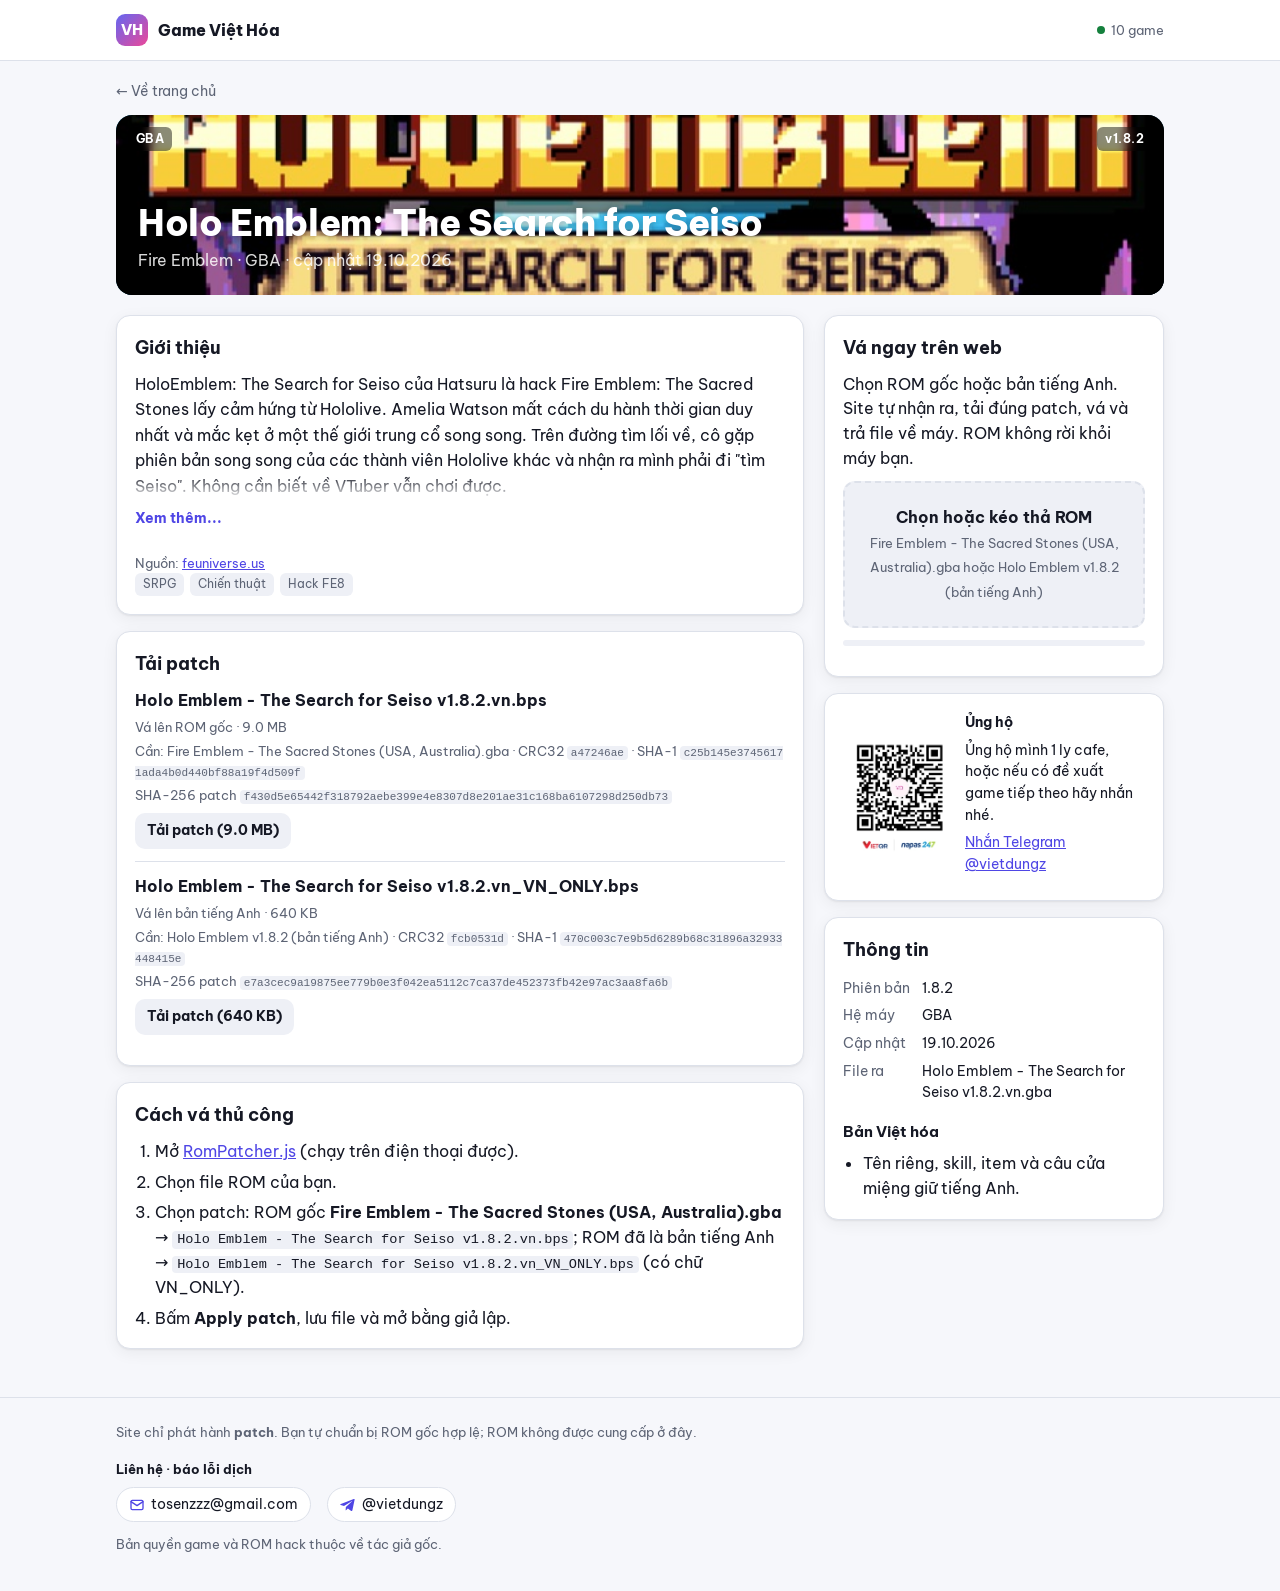
<file: game/holo-emblem/index.html>
<!doctype html>
<html lang="vi">
<head>
<meta charset="utf-8">
<meta name="viewport" content="width=device-width, initial-scale=1">
<title>Holo Emblem: The Search for Seiso tiếng Việt v1.8.2 — Tải patch &amp; hướng dẫn</title>
<meta name="description" content="Hack FE8 do fan Hololive làm, dàn nhân vật là các VTuber.">
<meta property="og:title" content="Holo Emblem: The Search for Seiso tiếng Việt v1.8.2 — Tải patch &amp; hướng dẫn">
<meta property="og:description" content="Hack FE8 do fan Hololive làm, dàn nhân vật là các VTuber.">
<link rel="preconnect" href="https://fonts.googleapis.com">
<link rel="preconnect" href="https://fonts.gstatic.com" crossorigin>
<link href="https://fonts.googleapis.com/css2?family=Be+Vietnam+Pro:wght@400;600;700;800&display=swap" rel="stylesheet">
<link rel="stylesheet" href="../../assets/style.css">
<link rel="icon" href="data:image/svg+xml,<svg xmlns='http://www.w3.org/2000/svg' viewBox='0 0 32 32'><rect width='32' height='32' rx='8' fill='%236366f1'/><text x='16' y='22' font-size='16' font-family='sans-serif' font-weight='800' fill='white' text-anchor='middle'>VH</text></svg>">
</head>
<body>
<header class="top"><div class="wrap">
  <a class="brand" href="../../"><span class="logo">VH</span>Game Việt Hóa</a>
  <span class="spacer"></span>
  <span class="pill">10 game</span>
</div></header>
<main class="wrap">
<a class="back" href="../../">← Về trang chủ</a>
<div class="cover detail-cover has-img" style="--c1:#38bdf8;--c2:#0e4a66">
  <img src="../../assets/covers/holo-emblem.jpg" alt="" loading="lazy">
  <span class="badge">GBA</span><span class="badge r">v1.8.2</span>
  <div class="t">Holo Emblem: The Search for Seiso</div><div class="v">Fire Emblem · GBA · cập nhật 19.10.2026</div>
</div>
<div class="cols">
  <div>
    <section class="panel">
      <h2>Giới thiệu</h2>
      <div class="about clamp" id="about"><p>HoloEmblem: The Search for Seiso của Hatsuru là hack Fire Emblem: The Sacred Stones lấy cảm hứng từ Hololive. Amelia Watson mất cách du hành thời gian duy nhất và mắc kẹt ở một thế giới trung cổ song song. Trên đường tìm lối về, cô gặp phiên bản song song của các thành viên Hololive khác và nhận ra mình phải đi &quot;tìm Seiso&quot;. Không cần biết về VTuber vẫn chơi được.</p><p>Game lấy cảm hứng nhiều từ Thracia 776 nên khá khó. Tác giả khuyên chơi chế độ &quot;Seiso&quot; trước rồi mới thử &quot;Yabai&quot;. Bản gốc có 56 nhân vật và 42 chương, trong đó có 14 chương gaiden. Game có hệ thống skill với Capture (nên giá đồ gấp đôi và vàng rất khan), support cho thêm skill, cùng tuỳ chọn growth cố định và kẻ địch mạnh hơn.</p></div>
      <button class="more" id="more" type="button" hidden>Xem thêm...</button>
      <p class="src">Nguồn: <a href="https://feuniverse.us/t/20690" target="_blank" rel="noopener">feuniverse.us</a></p>
      <div class="tags"><span>SRPG</span><span>Chiến thuật</span><span>Hack FE8</span></div>
    </section>
    <section class="panel patch-files">
      <h2>Tải patch</h2>
      <div class="file">
  <span class="n">Holo Emblem - The Search for Seiso v1.8.2.vn.bps</span>
  <span class="d">Vá lên ROM gốc · 9.0 MB</span>
  <span class="d">Cần: Fire Emblem - The Sacred Stones (USA, Australia).gba · CRC32 <code>a47246ae</code> · SHA-1 <code>c25b145e37456171ada4b0d440bf88a19f4d509f</code></span>
  <span class="d">SHA-256 patch <code>f430d5e65442f318792aebe399e4e8307d8e201ae31c168ba6107298d250db73</code></span>
  <a class="btn ghost dl" href="../../files/holo-emblem/Holo%20Emblem%20-%20The%20Search%20for%20Seiso%20v1.8.2.vn.bps" download>Tải patch (9.0 MB)</a>
</div>
<div class="file">
  <span class="n">Holo Emblem - The Search for Seiso v1.8.2.vn_VN_ONLY.bps</span>
  <span class="d">Vá lên bản tiếng Anh · 640 KB</span>
  <span class="d">Cần: Holo Emblem v1.8.2 (bản tiếng Anh) · CRC32 <code>fcb0531d</code> · SHA-1 <code>470c003c7e9b5d6289b68c31896a32933448415e</code></span>
  <span class="d">SHA-256 patch <code>e7a3cec9a19875ee779b0e3f042ea5112c7ca37de452373fb42e97ac3aa8fa6b</code></span>
  <a class="btn ghost dl" href="../../files/holo-emblem/Holo%20Emblem%20-%20The%20Search%20for%20Seiso%20v1.8.2.vn_VN_ONLY.bps" download>Tải patch (640 KB)</a>
</div>
    </section>
    <section class="panel patch-manual">
      <h2>Cách vá thủ công</h2>
      <ol>
        <li>Mở <a href="https://www.marcrobledo.com/RomPatcher.js/" target="_blank" rel="noopener">RomPatcher.js</a> (chạy trên điện thoại được).</li>
        <li>Chọn file ROM của bạn.</li>
        <li>Chọn patch: ROM gốc <b>Fire Emblem - The Sacred Stones (USA, Australia).gba</b> → <code>Holo Emblem - The Search for Seiso v1.8.2.vn.bps</code>; ROM đã là bản tiếng Anh → <code>Holo Emblem - The Search for Seiso v1.8.2.vn_VN_ONLY.bps</code> (có chữ VN_ONLY).</li>
        <li>Bấm <b>Apply patch</b>, lưu file và mở bằng giả lập.</li>
      </ol>
    </section>
  </div>
  <aside>
    <section class="panel" id="patcher" data-patches="[{&quot;base&quot;:&quot;Fire Emblem - The Sacred Stones (USA, Australia).gba&quot;,&quot;srcCrc&quot;:&quot;a47246ae&quot;,&quot;url&quot;:&quot;../../files/holo-emblem/Holo%20Emblem%20-%20The%20Search%20for%20Seiso%20v1.8.2.vn.bps&quot;,&quot;sizeText&quot;:&quot;9.0 MB&quot;},{&quot;base&quot;:&quot;Holo Emblem v1.8.2 (bản tiếng Anh)&quot;,&quot;srcCrc&quot;:&quot;fcb0531d&quot;,&quot;url&quot;:&quot;../../files/holo-emblem/Holo%20Emblem%20-%20The%20Search%20for%20Seiso%20v1.8.2.vn_VN_ONLY.bps&quot;,&quot;sizeText&quot;:&quot;640 KB&quot;}]" data-output="Holo Emblem - The Search for Seiso v1.8.2.vn.gba">
      <h2>Vá ngay trên web</h2>
      <p>Chọn ROM gốc hoặc bản tiếng Anh. Site tự nhận ra, tải đúng patch, vá và trả file về máy. ROM không rời khỏi máy bạn.</p>
      <label class="drop"><input type="file" accept=".gba,.sfc,.smc,.bin"><b>Chọn hoặc kéo thả ROM</b><small>Fire Emblem - The Sacred Stones (USA, Australia).gba hoặc Holo Emblem v1.8.2 (bản tiếng Anh)</small></label>
      <div class="bar"><i></i></div>
      <div class="status"></div>
    </section>
    <section class="panel donate-panel"><div class="donate "><img src="../../assets/qr.png" alt="Mã QR ủng hộ"><div><p><b>Ủng hộ</b></p><p>Ủng hộ mình 1 ly cafe, hoặc nếu có đề xuất game tiếp theo hãy nhắn nhé.</p><p><a href="https://t.me/vietdungz" target="_blank" rel="noopener">Nhắn Telegram @vietdungz</a></p></div></div></section>
    <section class="panel">
      <h2>Thông tin</h2>
      <dl class="facts">
        <dt>Phiên bản</dt><dd>1.8.2</dd>
        <dt>Hệ máy</dt><dd>GBA</dd>
        <dt>Cập nhật</dt><dd>19.10.2026</dd>
        <dt>File ra</dt><dd>Holo Emblem - The Search for Seiso v1.8.2.vn.gba</dd>
      </dl>
      <h3 class="sub">Bản Việt hóa</h3><ul><li>Tên riêng, skill, item và câu cửa miệng giữ tiếng Anh.</li></ul>
    </section>
  </aside>
</div>
</main>
<footer><div class="wrap">
  
  <p>Site chỉ phát hành <b>patch</b>. Bạn tự chuẩn bị ROM gốc hợp lệ; ROM không được cung cấp ở đây.</p>
  <div class="contact"><b>Liên hệ · báo lỗi dịch</b>
    <a href="mailto:tosenzzz@gmail.com"><svg width="16" height="16" viewBox="0 0 24 24" fill="none" stroke="currentColor" stroke-width="2" stroke-linecap="round" stroke-linejoin="round"><rect x="3" y="5" width="18" height="14" rx="2"/><path d="m3 7 9 6 9-6"/></svg>tosenzzz@gmail.com</a>
    <a href="https://t.me/vietdungz" target="_blank" rel="noopener"><svg width="16" height="16" viewBox="0 0 24 24" fill="currentColor"><path d="M21.9 4.3 18.6 20c-.2 1.1-.9 1.4-1.8.9l-5-3.7-2.4 2.3c-.3.3-.5.5-1 .5l.4-5.1 9.3-8.4c.4-.4-.1-.6-.6-.2L6 13.5 1.1 12c-1.1-.3-1.1-1.1.2-1.6L20.6 3c.9-.3 1.7.2 1.3 1.3z"/></svg>@vietdungz</a>
  </div>
  <p>Bản quyền game và ROM hack thuộc về tác giả gốc.</p>
</div></footer>
<script src="../../assets/patcher.js"></script>

</body>
</html>
</file>
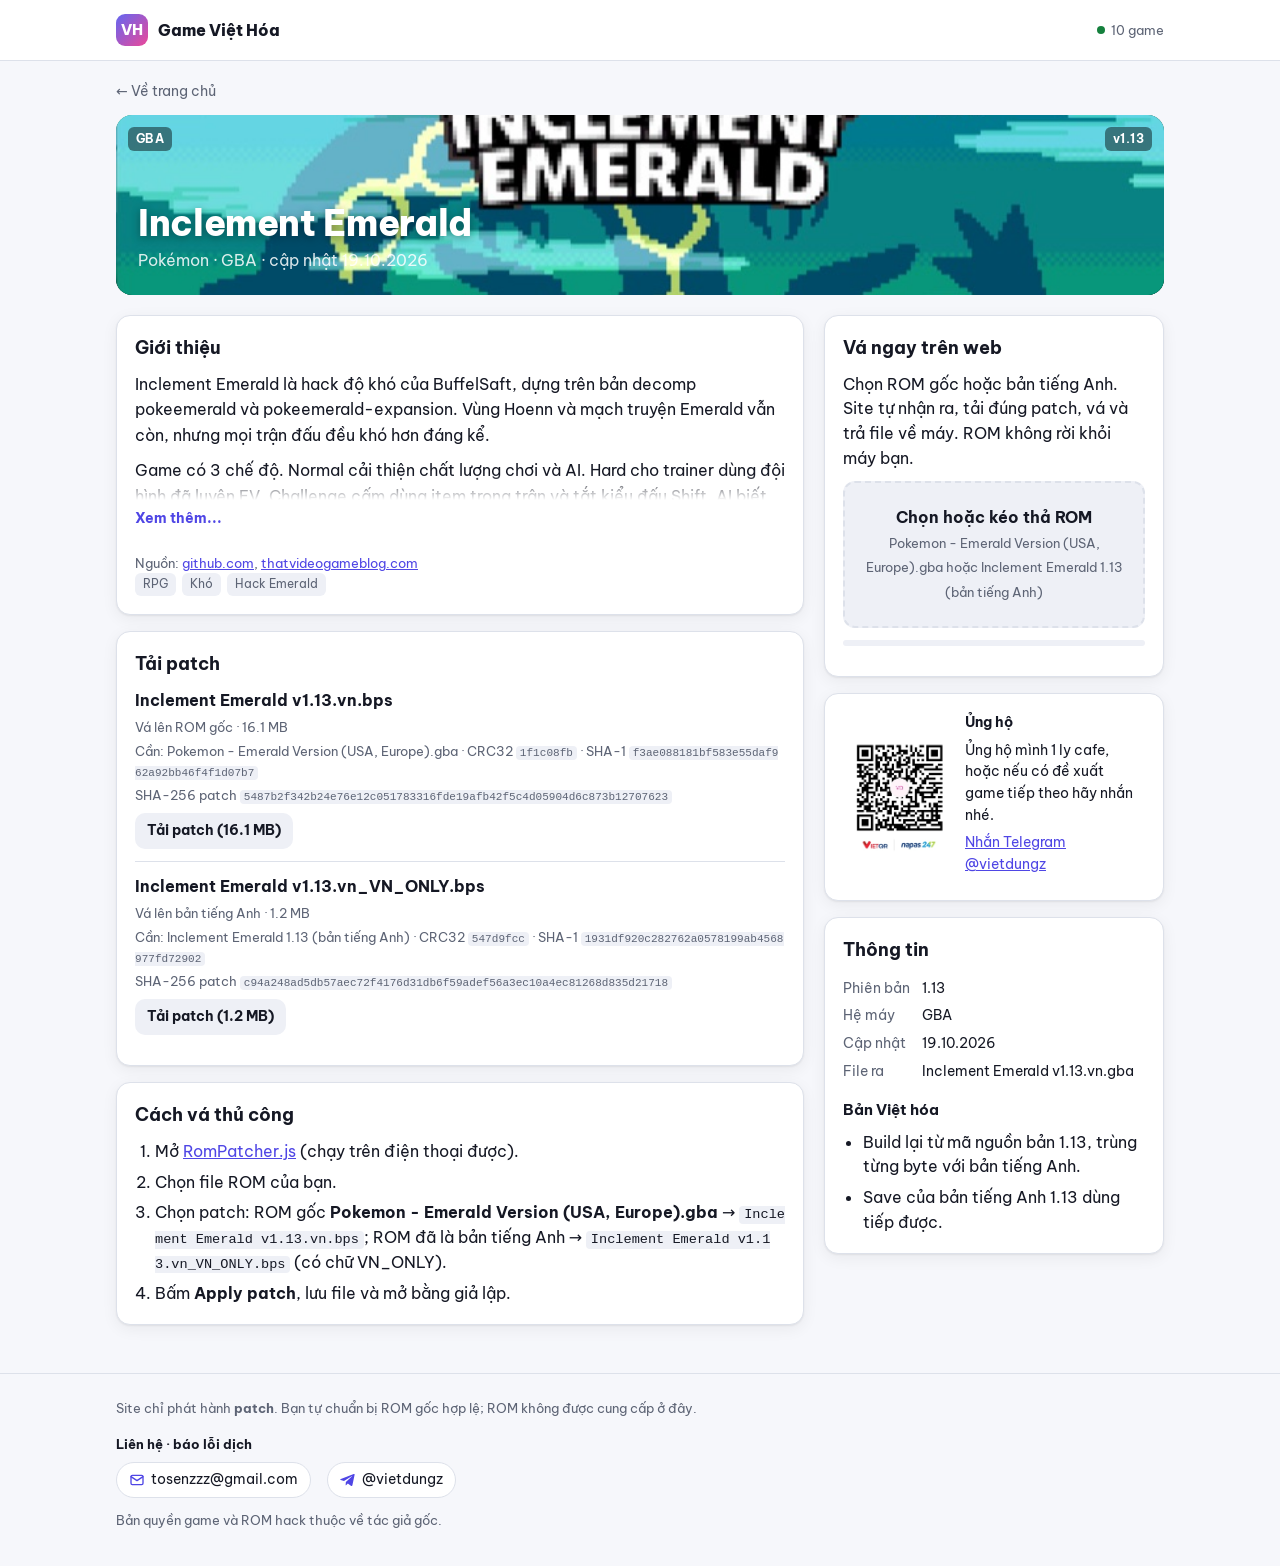
<file: game/inclement-emerald/index.html>
<!doctype html>
<html lang="vi">
<head>
<meta charset="utf-8">
<meta name="viewport" content="width=device-width, initial-scale=1">
<title>Inclement Emerald tiếng Việt v1.13 — Tải patch &amp; hướng dẫn</title>
<meta name="description" content="Hack Emerald độ khó cao của BuffelSaft, trainer có team và AI mạnh hơn hẳn.">
<meta property="og:title" content="Inclement Emerald tiếng Việt v1.13 — Tải patch &amp; hướng dẫn">
<meta property="og:description" content="Hack Emerald độ khó cao của BuffelSaft, trainer có team và AI mạnh hơn hẳn.">
<link rel="preconnect" href="https://fonts.googleapis.com">
<link rel="preconnect" href="https://fonts.gstatic.com" crossorigin>
<link href="https://fonts.googleapis.com/css2?family=Be+Vietnam+Pro:wght@400;600;700;800&display=swap" rel="stylesheet">
<link rel="stylesheet" href="../../assets/style.css">
<link rel="icon" href="data:image/svg+xml,<svg xmlns='http://www.w3.org/2000/svg' viewBox='0 0 32 32'><rect width='32' height='32' rx='8' fill='%236366f1'/><text x='16' y='22' font-size='16' font-family='sans-serif' font-weight='800' fill='white' text-anchor='middle'>VH</text></svg>">
</head>
<body>
<header class="top"><div class="wrap">
  <a class="brand" href="../../"><span class="logo">VH</span>Game Việt Hóa</a>
  <span class="spacer"></span>
  <span class="pill">10 game</span>
</div></header>
<main class="wrap">
<a class="back" href="../../">← Về trang chủ</a>
<div class="cover detail-cover has-img" style="--c1:#2fa86b;--c2:#124a31">
  <img src="../../assets/covers/inclement-emerald.jpg" alt="" loading="lazy">
  <span class="badge">GBA</span><span class="badge r">v1.13</span>
  <div class="t">Inclement Emerald</div><div class="v">Pokémon · GBA · cập nhật 19.10.2026</div>
</div>
<div class="cols">
  <div>
    <section class="panel">
      <h2>Giới thiệu</h2>
      <div class="about clamp" id="about"><p>Inclement Emerald là hack độ khó của BuffelSaft, dựng trên bản decomp pokeemerald và pokeemerald-expansion. Vùng Hoenn và mạch truyện Emerald vẫn còn, nhưng mọi trận đấu đều khó hơn đáng kể.</p><p>Game có 3 chế độ. Normal cải thiện chất lượng chơi và AI. Hard cho trainer dùng đội hình đã luyện EV. Challenge cấm dùng item trong trận và tắt kiểu đấu Shift. AI biết đổi Pokémon và chọn chiêu khôn hơn, Gym Leader có đội đông hơn, level được cân lại.</p><p>Pokémon từ Gen 1 đến 7, nhiều loài được chỉnh lại hệ, ability, chỉ số và chiêu, có cả cách tiến hoá mới. Game có Mega Evolution và TM dùng lại được. Move tutor mở dần theo huy hiệu. Pokémon Center có sẵn Mart và NPC nhớ lại chiêu. Có thêm PokéVial để hồi máu mọi lúc, NPC chỉnh IV/EV và các khu vực mới.</p></div>
      <button class="more" id="more" type="button" hidden>Xem thêm...</button>
      <p class="src">Nguồn: <a href="https://github.com/BuffelSaft/pokeemerald" target="_blank" rel="noopener">github.com</a>, <a href="https://thatvideogameblog.com/pokemon-inclement-emerald/" target="_blank" rel="noopener">thatvideogameblog.com</a></p>
      <div class="tags"><span>RPG</span><span>Khó</span><span>Hack Emerald</span></div>
    </section>
    <section class="panel patch-files">
      <h2>Tải patch</h2>
      <div class="file">
  <span class="n">Inclement Emerald v1.13.vn.bps</span>
  <span class="d">Vá lên ROM gốc · 16.1 MB</span>
  <span class="d">Cần: Pokemon - Emerald Version (USA, Europe).gba · CRC32 <code>1f1c08fb</code> · SHA-1 <code>f3ae088181bf583e55daf962a92bb46f4f1d07b7</code></span>
  <span class="d">SHA-256 patch <code>5487b2f342b24e76e12c051783316fde19afb42f5c4d05904d6c873b12707623</code></span>
  <a class="btn ghost dl" href="../../files/inclement-emerald/Inclement%20Emerald%20v1.13.vn.bps" download>Tải patch (16.1 MB)</a>
</div>
<div class="file">
  <span class="n">Inclement Emerald v1.13.vn_VN_ONLY.bps</span>
  <span class="d">Vá lên bản tiếng Anh · 1.2 MB</span>
  <span class="d">Cần: Inclement Emerald 1.13 (bản tiếng Anh) · CRC32 <code>547d9fcc</code> · SHA-1 <code>1931df920c282762a0578199ab4568977fd72902</code></span>
  <span class="d">SHA-256 patch <code>c94a248ad5db57aec72f4176d31db6f59adef56a3ec10a4ec81268d835d21718</code></span>
  <a class="btn ghost dl" href="../../files/inclement-emerald/Inclement%20Emerald%20v1.13.vn_VN_ONLY.bps" download>Tải patch (1.2 MB)</a>
</div>
    </section>
    <section class="panel patch-manual">
      <h2>Cách vá thủ công</h2>
      <ol>
        <li>Mở <a href="https://www.marcrobledo.com/RomPatcher.js/" target="_blank" rel="noopener">RomPatcher.js</a> (chạy trên điện thoại được).</li>
        <li>Chọn file ROM của bạn.</li>
        <li>Chọn patch: ROM gốc <b>Pokemon - Emerald Version (USA, Europe).gba</b> → <code>Inclement Emerald v1.13.vn.bps</code>; ROM đã là bản tiếng Anh → <code>Inclement Emerald v1.13.vn_VN_ONLY.bps</code> (có chữ VN_ONLY).</li>
        <li>Bấm <b>Apply patch</b>, lưu file và mở bằng giả lập.</li>
      </ol>
    </section>
  </div>
  <aside>
    <section class="panel" id="patcher" data-patches="[{&quot;base&quot;:&quot;Pokemon - Emerald Version (USA, Europe).gba&quot;,&quot;srcCrc&quot;:&quot;1f1c08fb&quot;,&quot;url&quot;:&quot;../../files/inclement-emerald/Inclement%20Emerald%20v1.13.vn.bps&quot;,&quot;sizeText&quot;:&quot;16.1 MB&quot;},{&quot;base&quot;:&quot;Inclement Emerald 1.13 (bản tiếng Anh)&quot;,&quot;srcCrc&quot;:&quot;547d9fcc&quot;,&quot;url&quot;:&quot;../../files/inclement-emerald/Inclement%20Emerald%20v1.13.vn_VN_ONLY.bps&quot;,&quot;sizeText&quot;:&quot;1.2 MB&quot;}]" data-output="Inclement Emerald v1.13.vn.gba">
      <h2>Vá ngay trên web</h2>
      <p>Chọn ROM gốc hoặc bản tiếng Anh. Site tự nhận ra, tải đúng patch, vá và trả file về máy. ROM không rời khỏi máy bạn.</p>
      <label class="drop"><input type="file" accept=".gba,.sfc,.smc,.bin"><b>Chọn hoặc kéo thả ROM</b><small>Pokemon - Emerald Version (USA, Europe).gba hoặc Inclement Emerald 1.13 (bản tiếng Anh)</small></label>
      <div class="bar"><i></i></div>
      <div class="status"></div>
    </section>
    <section class="panel donate-panel"><div class="donate "><img src="../../assets/qr.png" alt="Mã QR ủng hộ"><div><p><b>Ủng hộ</b></p><p>Ủng hộ mình 1 ly cafe, hoặc nếu có đề xuất game tiếp theo hãy nhắn nhé.</p><p><a href="https://t.me/vietdungz" target="_blank" rel="noopener">Nhắn Telegram @vietdungz</a></p></div></div></section>
    <section class="panel">
      <h2>Thông tin</h2>
      <dl class="facts">
        <dt>Phiên bản</dt><dd>1.13</dd>
        <dt>Hệ máy</dt><dd>GBA</dd>
        <dt>Cập nhật</dt><dd>19.10.2026</dd>
        <dt>File ra</dt><dd>Inclement Emerald v1.13.vn.gba</dd>
      </dl>
      <h3 class="sub">Bản Việt hóa</h3><ul><li>Build lại từ mã nguồn bản 1.13, trùng từng byte với bản tiếng Anh.</li><li>Save của bản tiếng Anh 1.13 dùng tiếp được.</li></ul>
    </section>
  </aside>
</div>
</main>
<footer><div class="wrap">
  
  <p>Site chỉ phát hành <b>patch</b>. Bạn tự chuẩn bị ROM gốc hợp lệ; ROM không được cung cấp ở đây.</p>
  <div class="contact"><b>Liên hệ · báo lỗi dịch</b>
    <a href="mailto:tosenzzz@gmail.com"><svg width="16" height="16" viewBox="0 0 24 24" fill="none" stroke="currentColor" stroke-width="2" stroke-linecap="round" stroke-linejoin="round"><rect x="3" y="5" width="18" height="14" rx="2"/><path d="m3 7 9 6 9-6"/></svg>tosenzzz@gmail.com</a>
    <a href="https://t.me/vietdungz" target="_blank" rel="noopener"><svg width="16" height="16" viewBox="0 0 24 24" fill="currentColor"><path d="M21.9 4.3 18.6 20c-.2 1.1-.9 1.4-1.8.9l-5-3.7-2.4 2.3c-.3.3-.5.5-1 .5l.4-5.1 9.3-8.4c.4-.4-.1-.6-.6-.2L6 13.5 1.1 12c-1.1-.3-1.1-1.1.2-1.6L20.6 3c.9-.3 1.7.2 1.3 1.3z"/></svg>@vietdungz</a>
  </div>
  <p>Bản quyền game và ROM hack thuộc về tác giả gốc.</p>
</div></footer>
<script src="../../assets/patcher.js"></script>

</body>
</html>
</file>
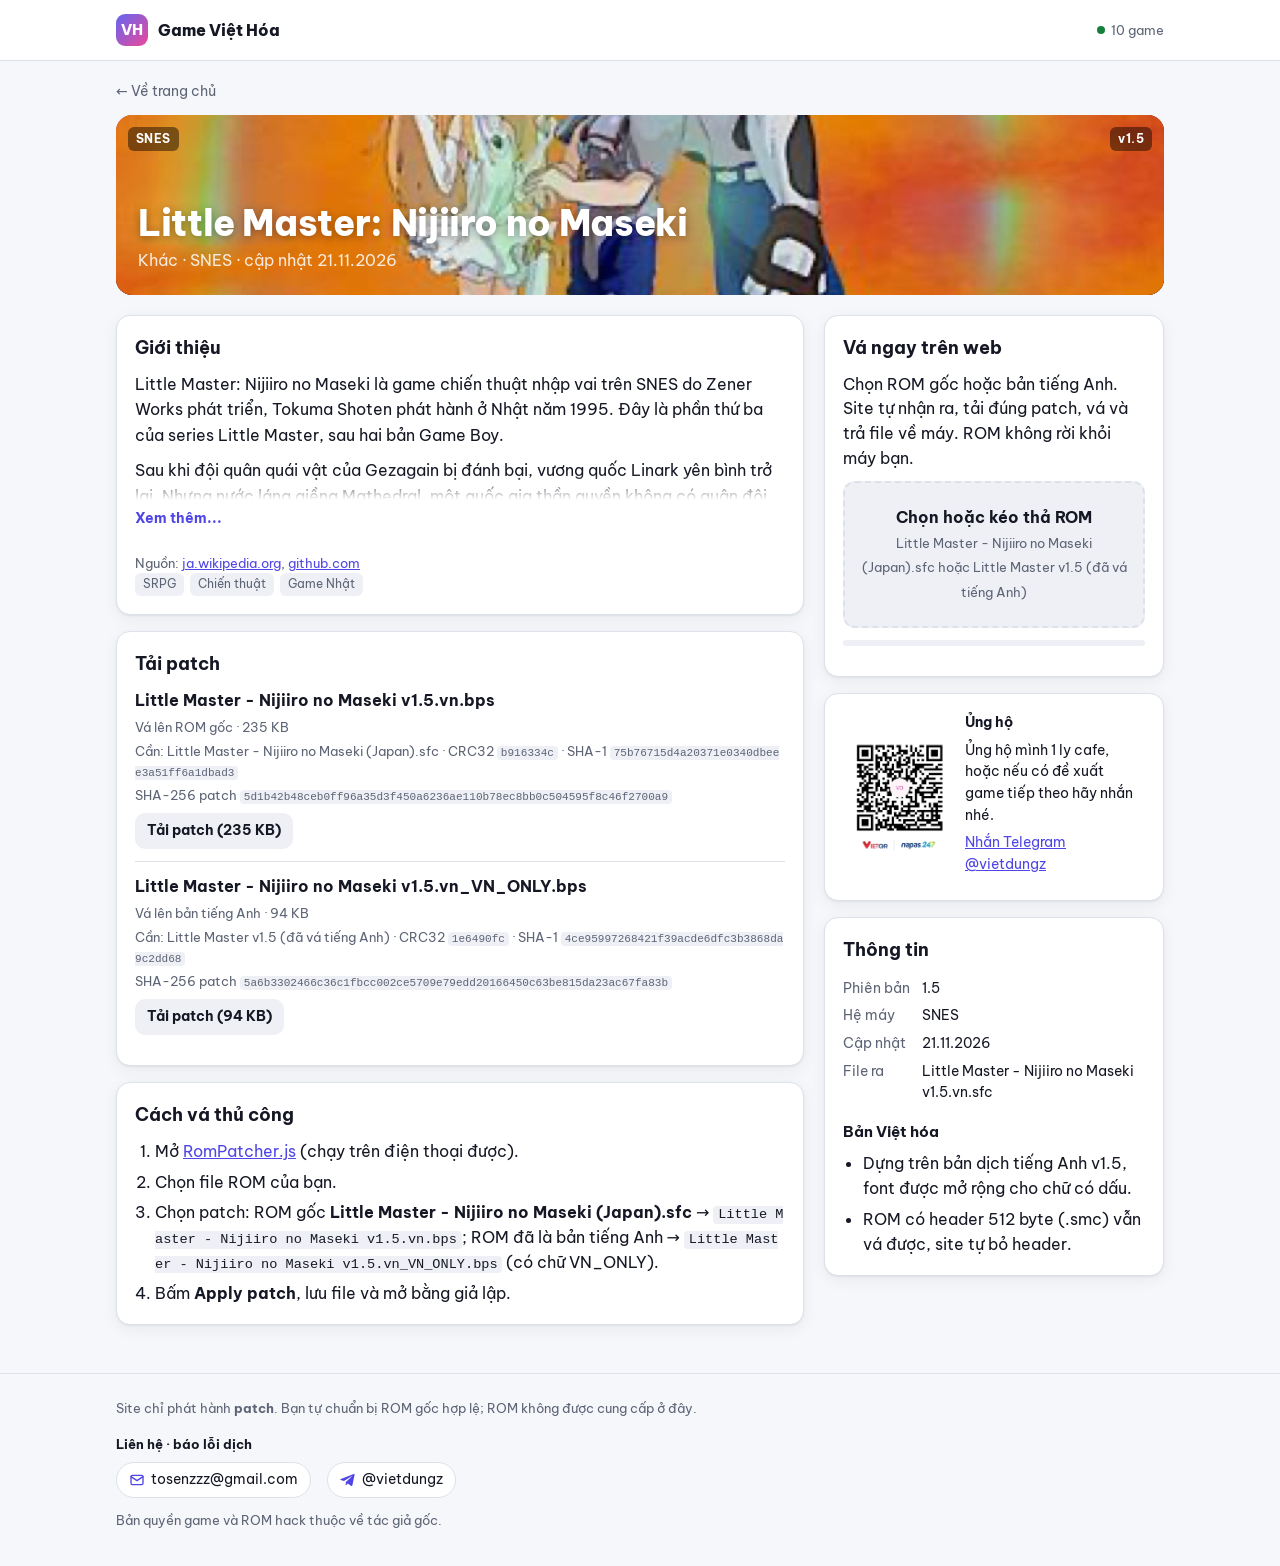
<file: game/little-master/index.html>
<!doctype html>
<html lang="vi">
<head>
<meta charset="utf-8">
<meta name="viewport" content="width=device-width, initial-scale=1">
<title>Little Master: Nijiiro no Maseki tiếng Việt v1.5 — Tải patch &amp; hướng dẫn</title>
<meta name="description" content="SRPG trên SNES (1995), chỉ phát hành ở Nhật.">
<meta property="og:title" content="Little Master: Nijiiro no Maseki tiếng Việt v1.5 — Tải patch &amp; hướng dẫn">
<meta property="og:description" content="SRPG trên SNES (1995), chỉ phát hành ở Nhật.">
<link rel="preconnect" href="https://fonts.googleapis.com">
<link rel="preconnect" href="https://fonts.gstatic.com" crossorigin>
<link href="https://fonts.googleapis.com/css2?family=Be+Vietnam+Pro:wght@400;600;700;800&display=swap" rel="stylesheet">
<link rel="stylesheet" href="../../assets/style.css">
<link rel="icon" href="data:image/svg+xml,<svg xmlns='http://www.w3.org/2000/svg' viewBox='0 0 32 32'><rect width='32' height='32' rx='8' fill='%236366f1'/><text x='16' y='22' font-size='16' font-family='sans-serif' font-weight='800' fill='white' text-anchor='middle'>VH</text></svg>">
</head>
<body>
<header class="top"><div class="wrap">
  <a class="brand" href="../../"><span class="logo">VH</span>Game Việt Hóa</a>
  <span class="spacer"></span>
  <span class="pill">10 game</span>
</div></header>
<main class="wrap">
<a class="back" href="../../">← Về trang chủ</a>
<div class="cover detail-cover has-img" style="--c1:#ec4899;--c2:#6b1640">
  <img src="../../assets/covers/little-master.jpg" alt="" loading="lazy">
  <span class="badge">SNES</span><span class="badge r">v1.5</span>
  <div class="t">Little Master: Nijiiro no Maseki</div><div class="v">Khác · SNES · cập nhật 21.11.2026</div>
</div>
<div class="cols">
  <div>
    <section class="panel">
      <h2>Giới thiệu</h2>
      <div class="about clamp" id="about"><p>Little Master: Nijiiro no Maseki là game chiến thuật nhập vai trên SNES do Zener Works phát triển, Tokuma Shoten phát hành ở Nhật năm 1995. Đây là phần thứ ba của series Little Master, sau hai bản Game Boy.</p><p>Sau khi đội quân quái vật của Gezagain bị đánh bại, vương quốc Linark yên bình trở lại. Nhưng nước láng giềng Mathedral, một quốc gia thần quyền không có quân đội, đang chìm trong hỗn loạn vì bọn trộm mộ và cướp săn lùng một bí mật huyền thoại. Riem, &quot;Hiệp sĩ Sấm sét&quot; nói chuyện được với quái vật, cùng chàng minotaur Moomoo, nữ tu Tamtam và cô bé hai nhân cách Charles/Rill lên đường lập lại trật tự.</p><p>Trong trận, hệ thống Impact cho phép bấm nút đúng lúc để tăng hiệu quả đòn đánh. Ngày/đêm thay đổi đội hình, có thể chiêu mộ quái vật và dùng Fusion Pot để hợp hai con thành loài mới. Bản Việt hóa dựng trên bản dịch tiếng Anh &quot;Jewels of Rainbow&quot; của cộng đồng.</p></div>
      <button class="more" id="more" type="button" hidden>Xem thêm...</button>
      <p class="src">Nguồn: <a href="https://ja.wikipedia.org/wiki/%E3%83%AA%E3%83%88%E3%83%AB%E3%83%9E%E3%82%B9%E3%82%BF%E3%83%BC%E3%80%9C%E8%99%B9%E8%89%B2%E3%81%AE%E9%AD%94%E7%9F%B3%E3%80%9C" target="_blank" rel="noopener">ja.wikipedia.org</a>, <a href="https://github.com/minhnhattonthat/little-master-en" target="_blank" rel="noopener">github.com</a></p>
      <div class="tags"><span>SRPG</span><span>Chiến thuật</span><span>Game Nhật</span></div>
    </section>
    <section class="panel patch-files">
      <h2>Tải patch</h2>
      <div class="file">
  <span class="n">Little Master - Nijiiro no Maseki v1.5.vn.bps</span>
  <span class="d">Vá lên ROM gốc · 235 KB</span>
  <span class="d">Cần: Little Master - Nijiiro no Maseki (Japan).sfc · CRC32 <code>b916334c</code> · SHA-1 <code>75b76715d4a20371e0340dbeee3a51ff6a1dbad3</code></span>
  <span class="d">SHA-256 patch <code>5d1b42b48ceb0ff96a35d3f450a6236ae110b78ec8bb0c504595f8c46f2700a9</code></span>
  <a class="btn ghost dl" href="../../files/little-master/Little%20Master%20-%20Nijiiro%20no%20Maseki%20v1.5.vn.bps" download>Tải patch (235 KB)</a>
</div>
<div class="file">
  <span class="n">Little Master - Nijiiro no Maseki v1.5.vn_VN_ONLY.bps</span>
  <span class="d">Vá lên bản tiếng Anh · 94 KB</span>
  <span class="d">Cần: Little Master v1.5 (đã vá tiếng Anh) · CRC32 <code>1e6490fc</code> · SHA-1 <code>4ce95997268421f39acde6dfc3b3868da9c2dd68</code></span>
  <span class="d">SHA-256 patch <code>5a6b3302466c36c1fbcc002ce5709e79edd20166450c63be815da23ac67fa83b</code></span>
  <a class="btn ghost dl" href="../../files/little-master/Little%20Master%20-%20Nijiiro%20no%20Maseki%20v1.5.vn_VN_ONLY.bps" download>Tải patch (94 KB)</a>
</div>
    </section>
    <section class="panel patch-manual">
      <h2>Cách vá thủ công</h2>
      <ol>
        <li>Mở <a href="https://www.marcrobledo.com/RomPatcher.js/" target="_blank" rel="noopener">RomPatcher.js</a> (chạy trên điện thoại được).</li>
        <li>Chọn file ROM của bạn.</li>
        <li>Chọn patch: ROM gốc <b>Little Master - Nijiiro no Maseki (Japan).sfc</b> → <code>Little Master - Nijiiro no Maseki v1.5.vn.bps</code>; ROM đã là bản tiếng Anh → <code>Little Master - Nijiiro no Maseki v1.5.vn_VN_ONLY.bps</code> (có chữ VN_ONLY).</li>
        <li>Bấm <b>Apply patch</b>, lưu file và mở bằng giả lập.</li>
      </ol>
    </section>
  </div>
  <aside>
    <section class="panel" id="patcher" data-patches="[{&quot;base&quot;:&quot;Little Master - Nijiiro no Maseki (Japan).sfc&quot;,&quot;srcCrc&quot;:&quot;b916334c&quot;,&quot;url&quot;:&quot;../../files/little-master/Little%20Master%20-%20Nijiiro%20no%20Maseki%20v1.5.vn.bps&quot;,&quot;sizeText&quot;:&quot;235 KB&quot;},{&quot;base&quot;:&quot;Little Master v1.5 (đã vá tiếng Anh)&quot;,&quot;srcCrc&quot;:&quot;1e6490fc&quot;,&quot;url&quot;:&quot;../../files/little-master/Little%20Master%20-%20Nijiiro%20no%20Maseki%20v1.5.vn_VN_ONLY.bps&quot;,&quot;sizeText&quot;:&quot;94 KB&quot;}]" data-output="Little Master - Nijiiro no Maseki v1.5.vn.sfc">
      <h2>Vá ngay trên web</h2>
      <p>Chọn ROM gốc hoặc bản tiếng Anh. Site tự nhận ra, tải đúng patch, vá và trả file về máy. ROM không rời khỏi máy bạn.</p>
      <label class="drop"><input type="file" accept=".gba,.sfc,.smc,.bin"><b>Chọn hoặc kéo thả ROM</b><small>Little Master - Nijiiro no Maseki (Japan).sfc hoặc Little Master v1.5 (đã vá tiếng Anh)</small></label>
      <div class="bar"><i></i></div>
      <div class="status"></div>
    </section>
    <section class="panel donate-panel"><div class="donate "><img src="../../assets/qr.png" alt="Mã QR ủng hộ"><div><p><b>Ủng hộ</b></p><p>Ủng hộ mình 1 ly cafe, hoặc nếu có đề xuất game tiếp theo hãy nhắn nhé.</p><p><a href="https://t.me/vietdungz" target="_blank" rel="noopener">Nhắn Telegram @vietdungz</a></p></div></div></section>
    <section class="panel">
      <h2>Thông tin</h2>
      <dl class="facts">
        <dt>Phiên bản</dt><dd>1.5</dd>
        <dt>Hệ máy</dt><dd>SNES</dd>
        <dt>Cập nhật</dt><dd>21.11.2026</dd>
        <dt>File ra</dt><dd>Little Master - Nijiiro no Maseki v1.5.vn.sfc</dd>
      </dl>
      <h3 class="sub">Bản Việt hóa</h3><ul><li>Dựng trên bản dịch tiếng Anh v1.5, font được mở rộng cho chữ có dấu.</li><li>ROM có header 512 byte (.smc) vẫn vá được, site tự bỏ header.</li></ul>
    </section>
  </aside>
</div>
</main>
<footer><div class="wrap">
  
  <p>Site chỉ phát hành <b>patch</b>. Bạn tự chuẩn bị ROM gốc hợp lệ; ROM không được cung cấp ở đây.</p>
  <div class="contact"><b>Liên hệ · báo lỗi dịch</b>
    <a href="mailto:tosenzzz@gmail.com"><svg width="16" height="16" viewBox="0 0 24 24" fill="none" stroke="currentColor" stroke-width="2" stroke-linecap="round" stroke-linejoin="round"><rect x="3" y="5" width="18" height="14" rx="2"/><path d="m3 7 9 6 9-6"/></svg>tosenzzz@gmail.com</a>
    <a href="https://t.me/vietdungz" target="_blank" rel="noopener"><svg width="16" height="16" viewBox="0 0 24 24" fill="currentColor"><path d="M21.9 4.3 18.6 20c-.2 1.1-.9 1.4-1.8.9l-5-3.7-2.4 2.3c-.3.3-.5.5-1 .5l.4-5.1 9.3-8.4c.4-.4-.1-.6-.6-.2L6 13.5 1.1 12c-1.1-.3-1.1-1.1.2-1.6L20.6 3c.9-.3 1.7.2 1.3 1.3z"/></svg>@vietdungz</a>
  </div>
  <p>Bản quyền game và ROM hack thuộc về tác giả gốc.</p>
</div></footer>
<script src="../../assets/patcher.js"></script>

</body>
</html>
</file>
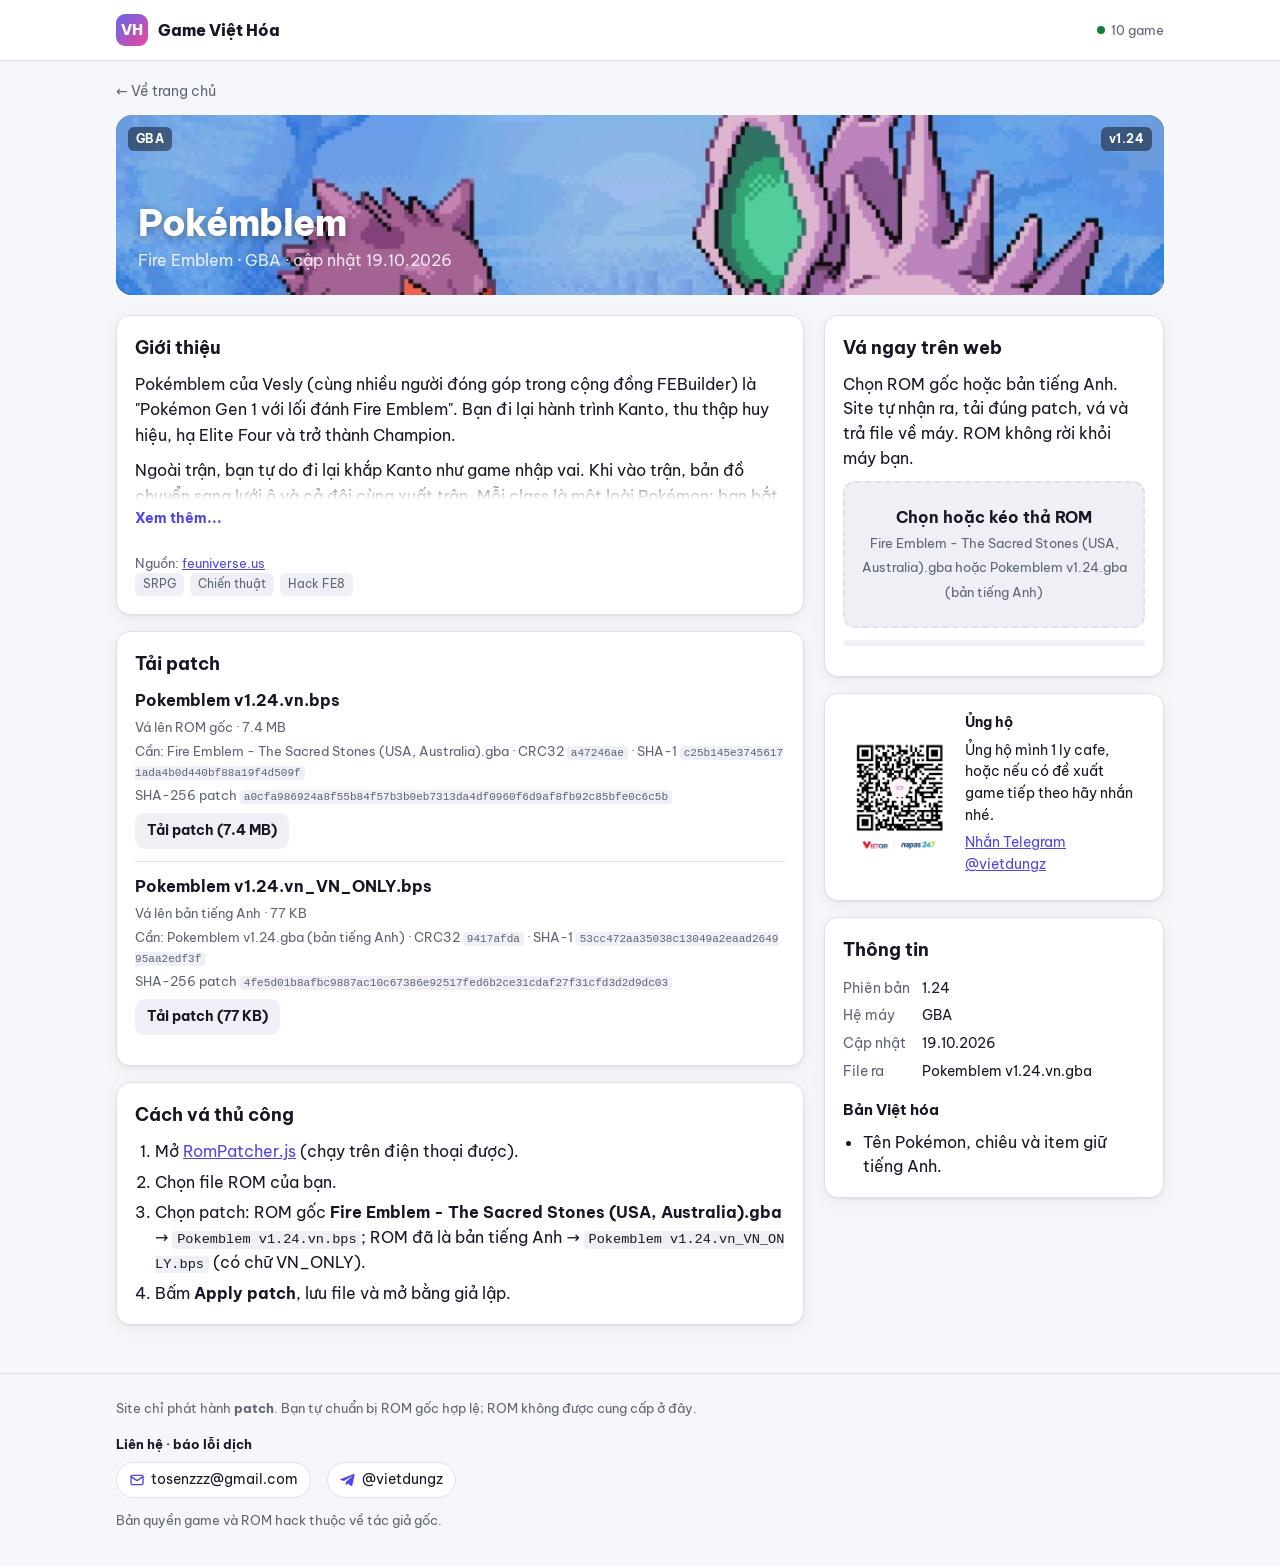
<file: game/pokemblem/index.html>
<!doctype html>
<html lang="vi">
<head>
<meta charset="utf-8">
<meta name="viewport" content="width=device-width, initial-scale=1">
<title>Pokémblem tiếng Việt v1.24 — Tải patch &amp; hướng dẫn</title>
<meta name="description" content="Fire Emblem gặp Pokémon: đánh theo lượt trên bản đồ, chiến binh là Pokémon.">
<meta property="og:title" content="Pokémblem tiếng Việt v1.24 — Tải patch &amp; hướng dẫn">
<meta property="og:description" content="Fire Emblem gặp Pokémon: đánh theo lượt trên bản đồ, chiến binh là Pokémon.">
<link rel="preconnect" href="https://fonts.googleapis.com">
<link rel="preconnect" href="https://fonts.gstatic.com" crossorigin>
<link href="https://fonts.googleapis.com/css2?family=Be+Vietnam+Pro:wght@400;600;700;800&display=swap" rel="stylesheet">
<link rel="stylesheet" href="../../assets/style.css">
<link rel="icon" href="data:image/svg+xml,<svg xmlns='http://www.w3.org/2000/svg' viewBox='0 0 32 32'><rect width='32' height='32' rx='8' fill='%236366f1'/><text x='16' y='22' font-size='16' font-family='sans-serif' font-weight='800' fill='white' text-anchor='middle'>VH</text></svg>">
</head>
<body>
<header class="top"><div class="wrap">
  <a class="brand" href="../../"><span class="logo">VH</span>Game Việt Hóa</a>
  <span class="spacer"></span>
  <span class="pill">10 game</span>
</div></header>
<main class="wrap">
<a class="back" href="../../">← Về trang chủ</a>
<div class="cover detail-cover has-img" style="--c1:#f0b429;--c2:#7a4f00">
  <img src="../../assets/covers/pokemblem.jpg" alt="" loading="lazy">
  <span class="badge">GBA</span><span class="badge r">v1.24</span>
  <div class="t">Pokémblem</div><div class="v">Fire Emblem · GBA · cập nhật 19.10.2026</div>
</div>
<div class="cols">
  <div>
    <section class="panel">
      <h2>Giới thiệu</h2>
      <div class="about clamp" id="about"><p>Pokémblem của Vesly (cùng nhiều người đóng góp trong cộng đồng FEBuilder) là &quot;Pokémon Gen 1 với lối đánh Fire Emblem&quot;. Bạn đi lại hành trình Kanto, thu thập huy hiệu, hạ Elite Four và trở thành Champion.</p><p>Ngoài trận, bạn tự do đi lại khắp Kanto như game nhập vai. Khi vào trận, bản đồ chuyển sang lưới ô và cả đội cùng xuất trận. Mỗi class là một loài Pokémon: bạn bắt, nuôi và cho chúng tiến hoá. Chiêu học được qua level, TM và skill scroll. Game có đòn đánh diện rộng, khắc hệ, phụ kiện và Pokédex.</p><p>EXP bị giới hạn theo level của Gym Leader kế tiếp, nên không cần cày cấp. Gần như loài nào cũng dùng được, và đổi đội hình là chuyện được khuyến khích. Pokémon gục sẽ hồi lại ở Pokémon Center. Có dịch chuyển nhanh qua biển chỉ đường, hướng dẫn chơi và tuỳ chọn randomizer.</p></div>
      <button class="more" id="more" type="button" hidden>Xem thêm...</button>
      <p class="src">Nguồn: <a href="https://feuniverse.us/t/8875" target="_blank" rel="noopener">feuniverse.us</a></p>
      <div class="tags"><span>SRPG</span><span>Chiến thuật</span><span>Hack FE8</span></div>
    </section>
    <section class="panel patch-files">
      <h2>Tải patch</h2>
      <div class="file">
  <span class="n">Pokemblem v1.24.vn.bps</span>
  <span class="d">Vá lên ROM gốc · 7.4 MB</span>
  <span class="d">Cần: Fire Emblem - The Sacred Stones (USA, Australia).gba · CRC32 <code>a47246ae</code> · SHA-1 <code>c25b145e37456171ada4b0d440bf88a19f4d509f</code></span>
  <span class="d">SHA-256 patch <code>a0cfa986924a8f55b84f57b3b0eb7313da4df0960f6d9af8fb92c85bfe0c6c5b</code></span>
  <a class="btn ghost dl" href="../../files/pokemblem/Pokemblem%20v1.24.vn.bps" download>Tải patch (7.4 MB)</a>
</div>
<div class="file">
  <span class="n">Pokemblem v1.24.vn_VN_ONLY.bps</span>
  <span class="d">Vá lên bản tiếng Anh · 77 KB</span>
  <span class="d">Cần: Pokemblem v1.24.gba (bản tiếng Anh) · CRC32 <code>9417afda</code> · SHA-1 <code>53cc472aa35038c13049a2eaad264995aa2edf3f</code></span>
  <span class="d">SHA-256 patch <code>4fe5d01b8afbc9887ac10c67386e92517fed6b2ce31cdaf27f31cfd3d2d9dc03</code></span>
  <a class="btn ghost dl" href="../../files/pokemblem/Pokemblem%20v1.24.vn_VN_ONLY.bps" download>Tải patch (77 KB)</a>
</div>
    </section>
    <section class="panel patch-manual">
      <h2>Cách vá thủ công</h2>
      <ol>
        <li>Mở <a href="https://www.marcrobledo.com/RomPatcher.js/" target="_blank" rel="noopener">RomPatcher.js</a> (chạy trên điện thoại được).</li>
        <li>Chọn file ROM của bạn.</li>
        <li>Chọn patch: ROM gốc <b>Fire Emblem - The Sacred Stones (USA, Australia).gba</b> → <code>Pokemblem v1.24.vn.bps</code>; ROM đã là bản tiếng Anh → <code>Pokemblem v1.24.vn_VN_ONLY.bps</code> (có chữ VN_ONLY).</li>
        <li>Bấm <b>Apply patch</b>, lưu file và mở bằng giả lập.</li>
      </ol>
    </section>
  </div>
  <aside>
    <section class="panel" id="patcher" data-patches="[{&quot;base&quot;:&quot;Fire Emblem - The Sacred Stones (USA, Australia).gba&quot;,&quot;srcCrc&quot;:&quot;a47246ae&quot;,&quot;url&quot;:&quot;../../files/pokemblem/Pokemblem%20v1.24.vn.bps&quot;,&quot;sizeText&quot;:&quot;7.4 MB&quot;},{&quot;base&quot;:&quot;Pokemblem v1.24.gba (bản tiếng Anh)&quot;,&quot;srcCrc&quot;:&quot;9417afda&quot;,&quot;url&quot;:&quot;../../files/pokemblem/Pokemblem%20v1.24.vn_VN_ONLY.bps&quot;,&quot;sizeText&quot;:&quot;77 KB&quot;}]" data-output="Pokemblem v1.24.vn.gba">
      <h2>Vá ngay trên web</h2>
      <p>Chọn ROM gốc hoặc bản tiếng Anh. Site tự nhận ra, tải đúng patch, vá và trả file về máy. ROM không rời khỏi máy bạn.</p>
      <label class="drop"><input type="file" accept=".gba,.sfc,.smc,.bin"><b>Chọn hoặc kéo thả ROM</b><small>Fire Emblem - The Sacred Stones (USA, Australia).gba hoặc Pokemblem v1.24.gba (bản tiếng Anh)</small></label>
      <div class="bar"><i></i></div>
      <div class="status"></div>
    </section>
    <section class="panel donate-panel"><div class="donate "><img src="../../assets/qr.png" alt="Mã QR ủng hộ"><div><p><b>Ủng hộ</b></p><p>Ủng hộ mình 1 ly cafe, hoặc nếu có đề xuất game tiếp theo hãy nhắn nhé.</p><p><a href="https://t.me/vietdungz" target="_blank" rel="noopener">Nhắn Telegram @vietdungz</a></p></div></div></section>
    <section class="panel">
      <h2>Thông tin</h2>
      <dl class="facts">
        <dt>Phiên bản</dt><dd>1.24</dd>
        <dt>Hệ máy</dt><dd>GBA</dd>
        <dt>Cập nhật</dt><dd>19.10.2026</dd>
        <dt>File ra</dt><dd>Pokemblem v1.24.vn.gba</dd>
      </dl>
      <h3 class="sub">Bản Việt hóa</h3><ul><li>Tên Pokémon, chiêu và item giữ tiếng Anh.</li></ul>
    </section>
  </aside>
</div>
</main>
<footer><div class="wrap">
  
  <p>Site chỉ phát hành <b>patch</b>. Bạn tự chuẩn bị ROM gốc hợp lệ; ROM không được cung cấp ở đây.</p>
  <div class="contact"><b>Liên hệ · báo lỗi dịch</b>
    <a href="mailto:tosenzzz@gmail.com"><svg width="16" height="16" viewBox="0 0 24 24" fill="none" stroke="currentColor" stroke-width="2" stroke-linecap="round" stroke-linejoin="round"><rect x="3" y="5" width="18" height="14" rx="2"/><path d="m3 7 9 6 9-6"/></svg>tosenzzz@gmail.com</a>
    <a href="https://t.me/vietdungz" target="_blank" rel="noopener"><svg width="16" height="16" viewBox="0 0 24 24" fill="currentColor"><path d="M21.9 4.3 18.6 20c-.2 1.1-.9 1.4-1.8.9l-5-3.7-2.4 2.3c-.3.3-.5.5-1 .5l.4-5.1 9.3-8.4c.4-.4-.1-.6-.6-.2L6 13.5 1.1 12c-1.1-.3-1.1-1.1.2-1.6L20.6 3c.9-.3 1.7.2 1.3 1.3z"/></svg>@vietdungz</a>
  </div>
  <p>Bản quyền game và ROM hack thuộc về tác giả gốc.</p>
</div></footer>
<script src="../../assets/patcher.js"></script>

</body>
</html>
</file>
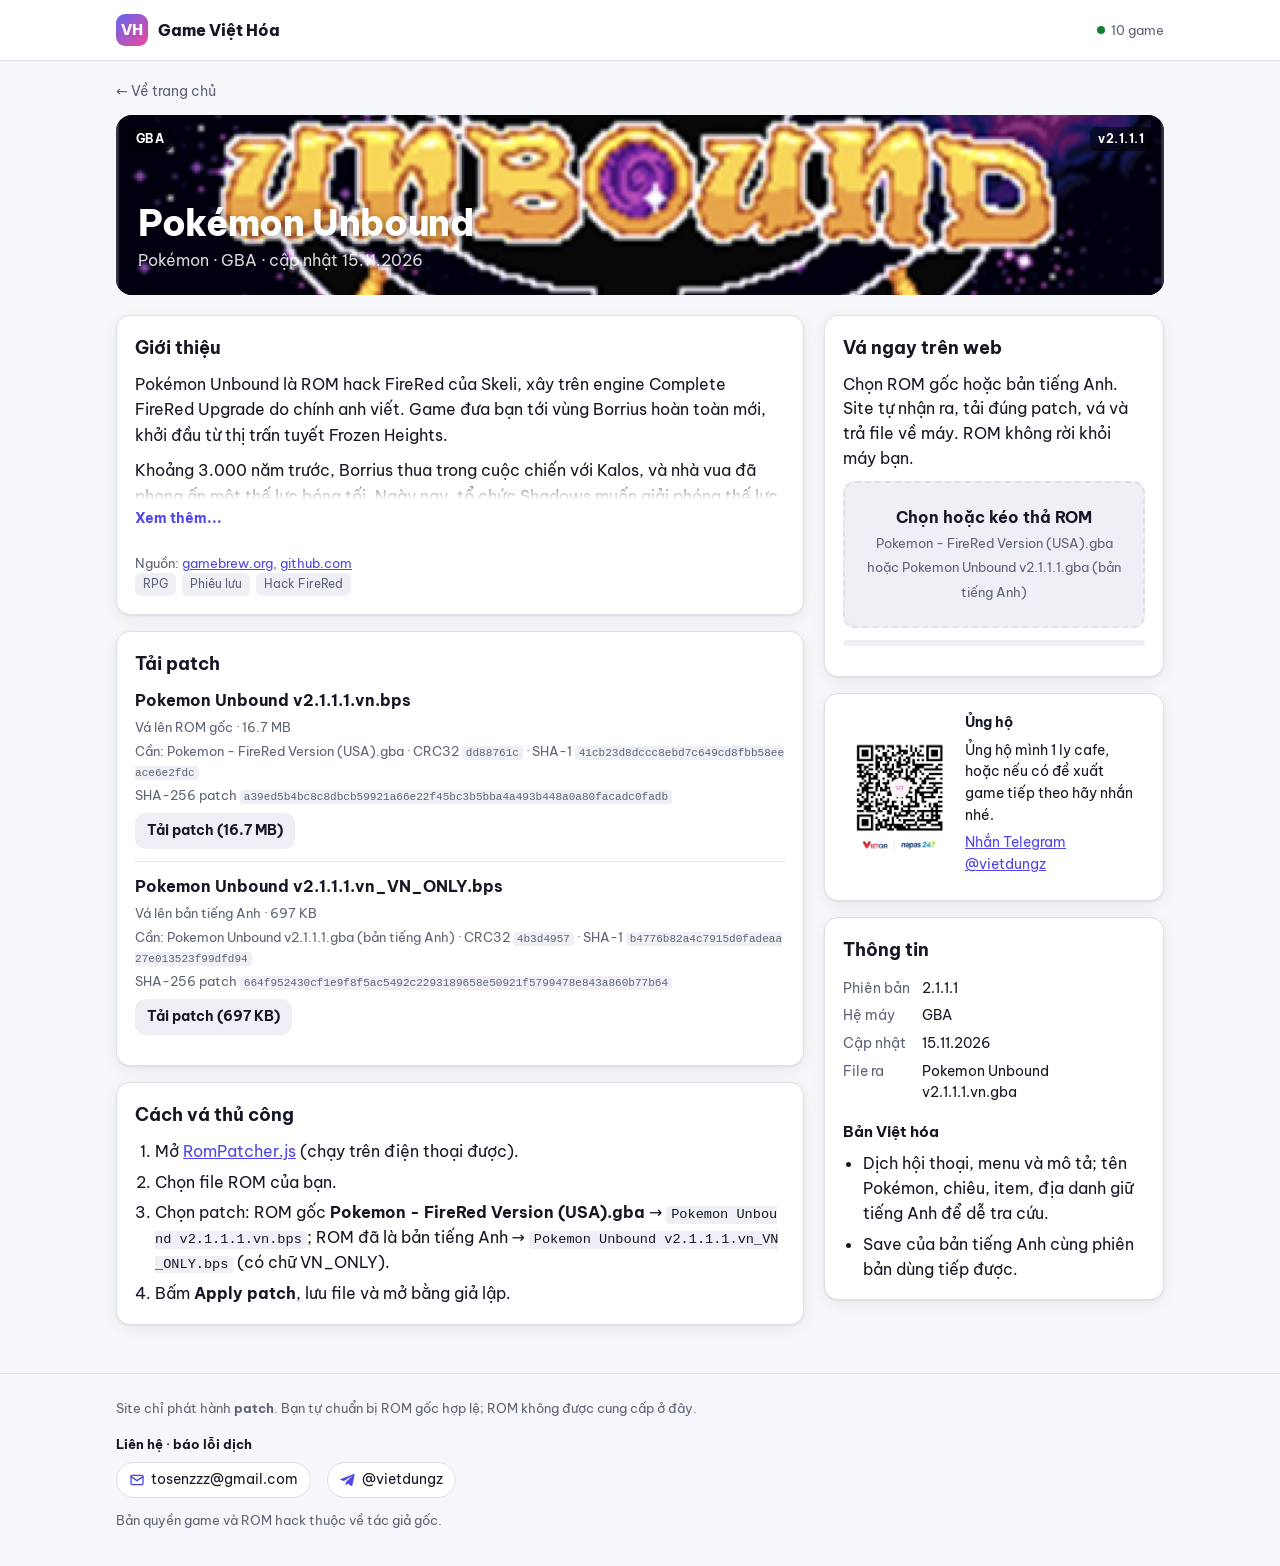
<file: game/pokemon-unbound/index.html>
<!doctype html>
<html lang="vi">
<head>
<meta charset="utf-8">
<meta name="viewport" content="width=device-width, initial-scale=1">
<title>Pokémon Unbound tiếng Việt v2.1.1.1 — Tải patch &amp; hướng dẫn</title>
<meta name="description" content="Hack FireRed nổi tiếng của Skeli: vùng Borrius mới, cốt truyện dài, nhiều chế độ khó.">
<meta property="og:title" content="Pokémon Unbound tiếng Việt v2.1.1.1 — Tải patch &amp; hướng dẫn">
<meta property="og:description" content="Hack FireRed nổi tiếng của Skeli: vùng Borrius mới, cốt truyện dài, nhiều chế độ khó.">
<link rel="preconnect" href="https://fonts.googleapis.com">
<link rel="preconnect" href="https://fonts.gstatic.com" crossorigin>
<link href="https://fonts.googleapis.com/css2?family=Be+Vietnam+Pro:wght@400;600;700;800&display=swap" rel="stylesheet">
<link rel="stylesheet" href="../../assets/style.css">
<link rel="icon" href="data:image/svg+xml,<svg xmlns='http://www.w3.org/2000/svg' viewBox='0 0 32 32'><rect width='32' height='32' rx='8' fill='%236366f1'/><text x='16' y='22' font-size='16' font-family='sans-serif' font-weight='800' fill='white' text-anchor='middle'>VH</text></svg>">
</head>
<body>
<header class="top"><div class="wrap">
  <a class="brand" href="../../"><span class="logo">VH</span>Game Việt Hóa</a>
  <span class="spacer"></span>
  <span class="pill">10 game</span>
</div></header>
<main class="wrap">
<a class="back" href="../../">← Về trang chủ</a>
<div class="cover detail-cover has-img" style="--c1:#e8453c;--c2:#7a1f1b">
  <img src="../../assets/covers/pokemon-unbound.jpg" alt="" loading="lazy">
  <span class="badge">GBA</span><span class="badge r">v2.1.1.1</span>
  <div class="t">Pokémon Unbound</div><div class="v">Pokémon · GBA · cập nhật 15.11.2026</div>
</div>
<div class="cols">
  <div>
    <section class="panel">
      <h2>Giới thiệu</h2>
      <div class="about clamp" id="about"><p>Pokémon Unbound là ROM hack FireRed của Skeli, xây trên engine Complete FireRed Upgrade do chính anh viết. Game đưa bạn tới vùng Borrius hoàn toàn mới, khởi đầu từ thị trấn tuyết Frozen Heights.</p><p>Khoảng 3.000 năm trước, Borrius thua trong cuộc chiến với Kalos, và nhà vua đã phong ấn một thế lực bóng tối. Ngày nay, tổ chức Shadows muốn giải phóng thế lực ấy. Bạn phải ngăn chúng trên hành trình trở thành Champion, và câu chuyện càng lúc càng u tối sau mỗi huy hiệu. Hoopa giữ vai trò trung tâm trong cốt truyện.</p><p>Game có Pokémon từ Gen I đến VII với cơ chế Gen VIII: Mega Evolution, Z-Move, Dynamax và raid. Ngoài ra còn nhiều mức độ khó (cao nhất là Insane), hệ thống HM mới, ngày/đêm, hơn 80 nhiệm vụ phụ trong Mission Log, DexNav, tuỳ biến nhân vật và hơn 180 bản nhạc gốc.</p><p>Chơi rất tiện: túi đồ không giới hạn, tự chạy, chỉnh EXP Share, cùng nhiều battle facility và legendary sau khi phá đảo.</p></div>
      <button class="more" id="more" type="button" hidden>Xem thêm...</button>
      <p class="src">Nguồn: <a href="https://www.gamebrew.org/wiki/Pokemon_Unbound_GBA" target="_blank" rel="noopener">gamebrew.org</a>, <a href="https://github.com/Skeli789" target="_blank" rel="noopener">github.com</a></p>
      <div class="tags"><span>RPG</span><span>Phiêu lưu</span><span>Hack FireRed</span></div>
    </section>
    <section class="panel patch-files">
      <h2>Tải patch</h2>
      <div class="file">
  <span class="n">Pokemon Unbound v2.1.1.1.vn.bps</span>
  <span class="d">Vá lên ROM gốc · 16.7 MB</span>
  <span class="d">Cần: Pokemon - FireRed Version (USA).gba · CRC32 <code>dd88761c</code> · SHA-1 <code>41cb23d8dccc8ebd7c649cd8fbb58eeace6e2fdc</code></span>
  <span class="d">SHA-256 patch <code>a39ed5b4bc8c8dbcb59921a66e22f45bc3b5bba4a493b448a0a80facadc0fadb</code></span>
  <a class="btn ghost dl" href="../../files/pokemon-unbound/Pokemon%20Unbound%20v2.1.1.1.vn.bps" download>Tải patch (16.7 MB)</a>
</div>
<div class="file">
  <span class="n">Pokemon Unbound v2.1.1.1.vn_VN_ONLY.bps</span>
  <span class="d">Vá lên bản tiếng Anh · 697 KB</span>
  <span class="d">Cần: Pokemon Unbound v2.1.1.1.gba (bản tiếng Anh) · CRC32 <code>4b3d4957</code> · SHA-1 <code>b4776b82a4c7915d0fadeaa27e013523f99dfd94</code></span>
  <span class="d">SHA-256 patch <code>664f952430cf1e9f8f5ac5492c2293189658e50921f5799478e843a860b77b64</code></span>
  <a class="btn ghost dl" href="../../files/pokemon-unbound/Pokemon%20Unbound%20v2.1.1.1.vn_VN_ONLY.bps" download>Tải patch (697 KB)</a>
</div>
    </section>
    <section class="panel patch-manual">
      <h2>Cách vá thủ công</h2>
      <ol>
        <li>Mở <a href="https://www.marcrobledo.com/RomPatcher.js/" target="_blank" rel="noopener">RomPatcher.js</a> (chạy trên điện thoại được).</li>
        <li>Chọn file ROM của bạn.</li>
        <li>Chọn patch: ROM gốc <b>Pokemon - FireRed Version (USA).gba</b> → <code>Pokemon Unbound v2.1.1.1.vn.bps</code>; ROM đã là bản tiếng Anh → <code>Pokemon Unbound v2.1.1.1.vn_VN_ONLY.bps</code> (có chữ VN_ONLY).</li>
        <li>Bấm <b>Apply patch</b>, lưu file và mở bằng giả lập.</li>
      </ol>
    </section>
  </div>
  <aside>
    <section class="panel" id="patcher" data-patches="[{&quot;base&quot;:&quot;Pokemon - FireRed Version (USA).gba&quot;,&quot;srcCrc&quot;:&quot;dd88761c&quot;,&quot;url&quot;:&quot;../../files/pokemon-unbound/Pokemon%20Unbound%20v2.1.1.1.vn.bps&quot;,&quot;sizeText&quot;:&quot;16.7 MB&quot;},{&quot;base&quot;:&quot;Pokemon Unbound v2.1.1.1.gba (bản tiếng Anh)&quot;,&quot;srcCrc&quot;:&quot;4b3d4957&quot;,&quot;url&quot;:&quot;../../files/pokemon-unbound/Pokemon%20Unbound%20v2.1.1.1.vn_VN_ONLY.bps&quot;,&quot;sizeText&quot;:&quot;697 KB&quot;}]" data-output="Pokemon Unbound v2.1.1.1.vn.gba">
      <h2>Vá ngay trên web</h2>
      <p>Chọn ROM gốc hoặc bản tiếng Anh. Site tự nhận ra, tải đúng patch, vá và trả file về máy. ROM không rời khỏi máy bạn.</p>
      <label class="drop"><input type="file" accept=".gba,.sfc,.smc,.bin"><b>Chọn hoặc kéo thả ROM</b><small>Pokemon - FireRed Version (USA).gba hoặc Pokemon Unbound v2.1.1.1.gba (bản tiếng Anh)</small></label>
      <div class="bar"><i></i></div>
      <div class="status"></div>
    </section>
    <section class="panel donate-panel"><div class="donate "><img src="../../assets/qr.png" alt="Mã QR ủng hộ"><div><p><b>Ủng hộ</b></p><p>Ủng hộ mình 1 ly cafe, hoặc nếu có đề xuất game tiếp theo hãy nhắn nhé.</p><p><a href="https://t.me/vietdungz" target="_blank" rel="noopener">Nhắn Telegram @vietdungz</a></p></div></div></section>
    <section class="panel">
      <h2>Thông tin</h2>
      <dl class="facts">
        <dt>Phiên bản</dt><dd>2.1.1.1</dd>
        <dt>Hệ máy</dt><dd>GBA</dd>
        <dt>Cập nhật</dt><dd>15.11.2026</dd>
        <dt>File ra</dt><dd>Pokemon Unbound v2.1.1.1.vn.gba</dd>
      </dl>
      <h3 class="sub">Bản Việt hóa</h3><ul><li>Dịch hội thoại, menu và mô tả; tên Pokémon, chiêu, item, địa danh giữ tiếng Anh để dễ tra cứu.</li><li>Save của bản tiếng Anh cùng phiên bản dùng tiếp được.</li></ul>
    </section>
  </aside>
</div>
</main>
<footer><div class="wrap">
  
  <p>Site chỉ phát hành <b>patch</b>. Bạn tự chuẩn bị ROM gốc hợp lệ; ROM không được cung cấp ở đây.</p>
  <div class="contact"><b>Liên hệ · báo lỗi dịch</b>
    <a href="mailto:tosenzzz@gmail.com"><svg width="16" height="16" viewBox="0 0 24 24" fill="none" stroke="currentColor" stroke-width="2" stroke-linecap="round" stroke-linejoin="round"><rect x="3" y="5" width="18" height="14" rx="2"/><path d="m3 7 9 6 9-6"/></svg>tosenzzz@gmail.com</a>
    <a href="https://t.me/vietdungz" target="_blank" rel="noopener"><svg width="16" height="16" viewBox="0 0 24 24" fill="currentColor"><path d="M21.9 4.3 18.6 20c-.2 1.1-.9 1.4-1.8.9l-5-3.7-2.4 2.3c-.3.3-.5.5-1 .5l.4-5.1 9.3-8.4c.4-.4-.1-.6-.6-.2L6 13.5 1.1 12c-1.1-.3-1.1-1.1.2-1.6L20.6 3c.9-.3 1.7.2 1.3 1.3z"/></svg>@vietdungz</a>
  </div>
  <p>Bản quyền game và ROM hack thuộc về tác giả gốc.</p>
</div></footer>
<script src="../../assets/patcher.js"></script>

</body>
</html>
</file>
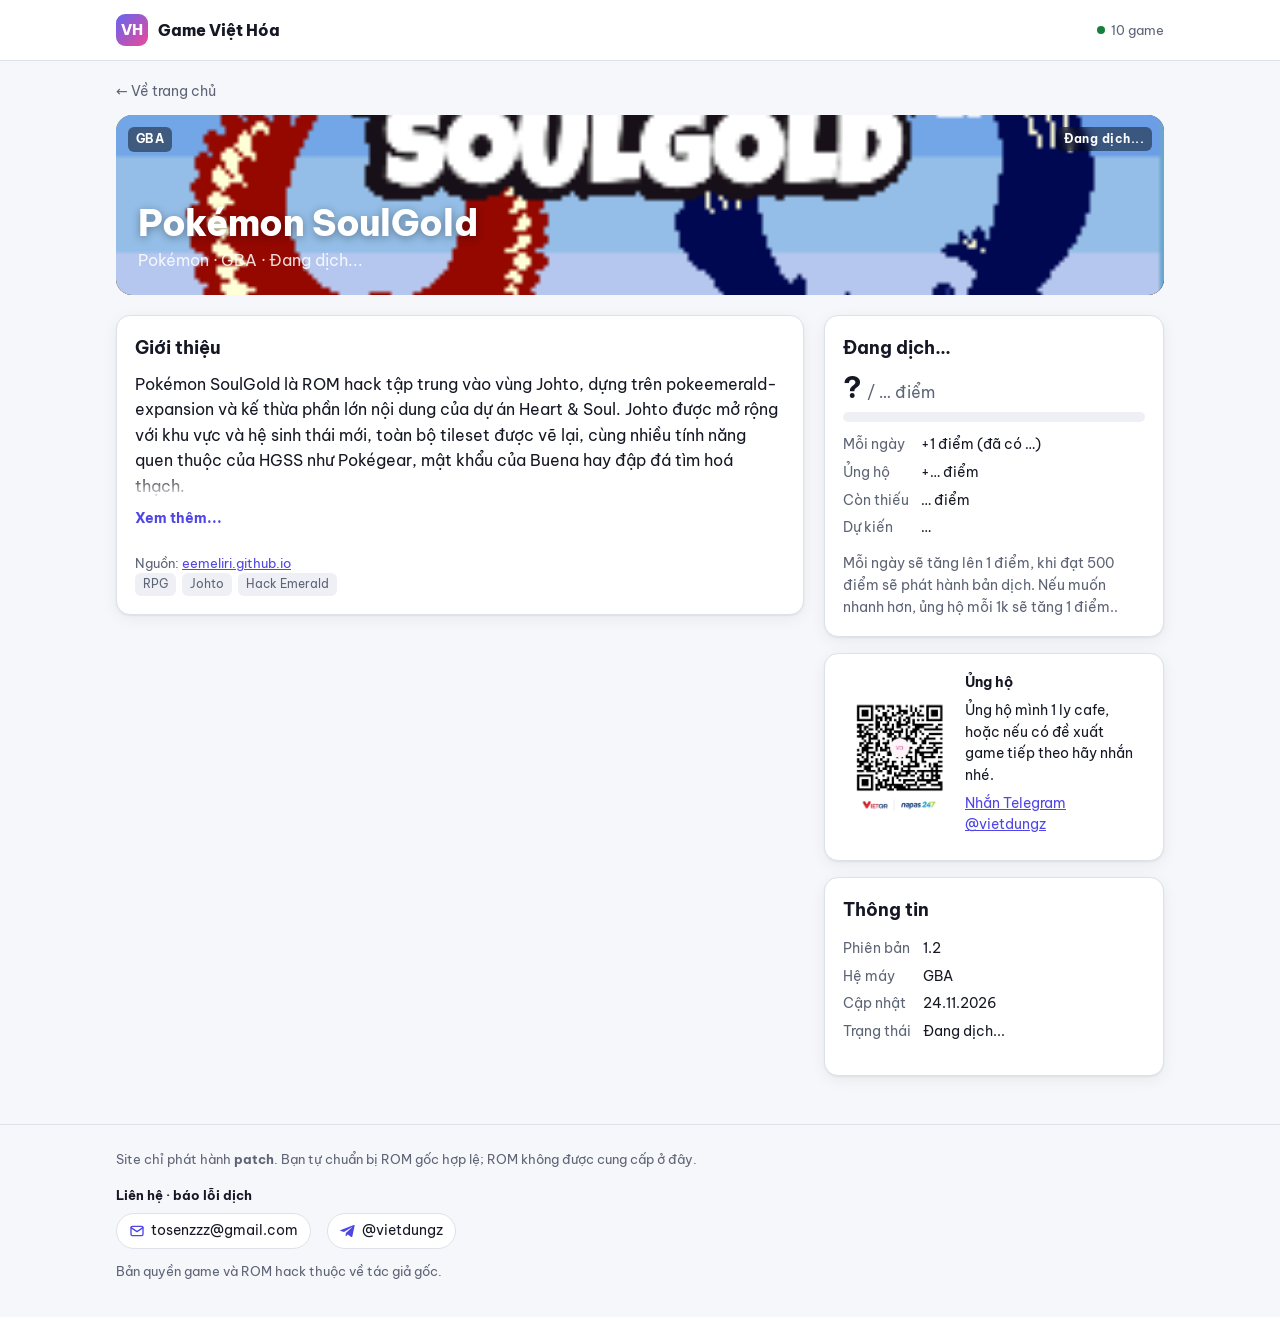
<file: game/soulgold/index.html>
<!doctype html>
<html lang="vi">
<head>
<meta charset="utf-8">
<meta name="viewport" content="width=device-width, initial-scale=1">
<title>Pokémon SoulGold tiếng Việt — Đang dịch...</title>
<meta name="description" content="Hack Johto mở rộng trên pokeemerald-expansion: 9 starter, Mega mới, hơn 100 thành tựu.">
<meta property="og:title" content="Pokémon SoulGold tiếng Việt — Đang dịch...">
<meta property="og:description" content="Hack Johto mở rộng trên pokeemerald-expansion: 9 starter, Mega mới, hơn 100 thành tựu.">
<link rel="preconnect" href="https://fonts.googleapis.com">
<link rel="preconnect" href="https://fonts.gstatic.com" crossorigin>
<link href="https://fonts.googleapis.com/css2?family=Be+Vietnam+Pro:wght@400;600;700;800&display=swap" rel="stylesheet">
<link rel="stylesheet" href="../../assets/style.css">
<link rel="icon" href="data:image/svg+xml,<svg xmlns='http://www.w3.org/2000/svg' viewBox='0 0 32 32'><rect width='32' height='32' rx='8' fill='%236366f1'/><text x='16' y='22' font-size='16' font-family='sans-serif' font-weight='800' fill='white' text-anchor='middle'>VH</text></svg>">
</head>
<body>
<header class="top"><div class="wrap">
  <a class="brand" href="../../"><span class="logo">VH</span>Game Việt Hóa</a>
  <span class="spacer"></span>
  <span class="pill">10 game</span>
</div></header>
<main class="wrap">
<a class="back" href="../../">← Về trang chủ</a>
<div class="cover detail-cover has-img" style="--c1:#d4a017;--c2:#6b4b00">
  <img src="../../assets/covers/soulgold.png" alt="" loading="lazy">
  <span class="badge">GBA</span><span class="badge r">Đang dịch...</span>
  <div class="t">Pokémon SoulGold</div><div class="v">Pokémon · GBA · Đang dịch...</div>
</div>
<div class="cols">
  <div>
    <section class="panel">
      <h2>Giới thiệu</h2>
      <div class="about clamp" id="about"><p>Pokémon SoulGold là ROM hack tập trung vào vùng Johto, dựng trên pokeemerald-expansion và kế thừa phần lớn nội dung của dự án Heart &amp; Soul. Johto được mở rộng với khu vực và hệ sinh thái mới, toàn bộ tileset được vẽ lại, cùng nhiều tính năng quen thuộc của HGSS như Pokégear, mật khẩu của Buena hay đập đá tìm hoá thạch.</p><p>Có 9 starter để chọn, kèm Mega Evolution mới cho Typhlosion, Meowscarada và Primarina. Mọi Mega Evolution đều có, Mega Stone được đổi thành đá theo hệ. Hidden Grotto chứa item và Pokémon hiếm, làm mới mỗi ngày. Boss legendary có nhiều thanh máu nhưng hạ xong là bắt chắc. Sau màn chơi chính, Pokémon còn học được nhiều ability.</p><p>Ngoài ra còn có battle facility (Factory mở từ huy hiệu 3), Rocket Arcade, hơn 100 thành tựu có phần thưởng, hệ thống Title Defense để mỗi lần vào Elite Four gặp Champion khác nhau, câu được item, khung trận riêng cho Pokémon shiny, nhạc chơi tiếp sau trận và nhiều trang tuỳ chọn để chỉnh lối chơi.</p></div>
      <button class="more" id="more" type="button" hidden>Xem thêm...</button>
      <p class="src">Nguồn: <a href="https://eemeliri.github.io/soulgold/" target="_blank" rel="noopener">eemeliri.github.io</a></p>
      <div class="tags"><span>RPG</span><span>Johto</span><span>Hack Emerald</span></div>
    </section>
    
  </div>
  <aside>
    <section class="panel" id="funding">
      <h2>Đang dịch...</h2>
      <div class="fund loading" data-fund="https://test-api.dppaint.com.vn/api/game/v1/viethoa/soulgold/points">
  <div class="fnum"><b data-f="current">…</b><span>/ <span data-f="target">…</span> điểm</span><em data-f="pct"></em></div>
  <div class="fbar"><i></i></div>
  <dl class="facts"><dt>Mỗi ngày</dt><dd>+1 điểm (đã có <span data-f="daily">…</span>)</dd><dt>Ủng hộ</dt><dd>+<span data-f="bonus">…</span> điểm</dd><dt>Còn thiếu</dt><dd><span data-f="left">…</span> điểm</dd><dt>Dự kiến</dt><dd data-f="eta">…</dd></dl>
</div>
      <p class="fnote">Mỗi ngày sẽ tăng lên 1 điểm, khi đạt 500 điểm sẽ phát hành bản dịch. Nếu muốn nhanh hơn, ủng hộ mỗi 1k sẽ tăng 1 điểm..</p>
      <form class="fund-admin" data-fund-admin="https://test-api.dppaint.com.vn/api/game/v1/viethoa/soulgold/points" hidden>
  <label><span>Cộng điểm Pokémon SoulGold</span><input type="number" step="1" inputmode="numeric" placeholder="VD: 50 (âm để trừ)" required></label>
  <button class="btn" type="submit">Cộng điểm</button>
  <p class="msg"></p>
</form>
    </section>
    <section class="panel donate-panel"><div class="donate "><img src="../../assets/qr.png" alt="Mã QR ủng hộ"><div><p><b>Ủng hộ</b></p><p>Ủng hộ mình 1 ly cafe, hoặc nếu có đề xuất game tiếp theo hãy nhắn nhé.</p><p><a href="https://t.me/vietdungz" target="_blank" rel="noopener">Nhắn Telegram @vietdungz</a></p></div></div></section>
    <section class="panel">
      <h2>Thông tin</h2>
      <dl class="facts">
        <dt>Phiên bản</dt><dd>1.2</dd>
        <dt>Hệ máy</dt><dd>GBA</dd>
        <dt>Cập nhật</dt><dd>24.11.2026</dd>
        <dt>Trạng thái</dt><dd>Đang dịch...</dd>
      </dl>
      
    </section>
  </aside>
</div>
</main>
<footer><div class="wrap">
  
  <p>Site chỉ phát hành <b>patch</b>. Bạn tự chuẩn bị ROM gốc hợp lệ; ROM không được cung cấp ở đây.</p>
  <div class="contact"><b>Liên hệ · báo lỗi dịch</b>
    <a href="mailto:tosenzzz@gmail.com"><svg width="16" height="16" viewBox="0 0 24 24" fill="none" stroke="currentColor" stroke-width="2" stroke-linecap="round" stroke-linejoin="round"><rect x="3" y="5" width="18" height="14" rx="2"/><path d="m3 7 9 6 9-6"/></svg>tosenzzz@gmail.com</a>
    <a href="https://t.me/vietdungz" target="_blank" rel="noopener"><svg width="16" height="16" viewBox="0 0 24 24" fill="currentColor"><path d="M21.9 4.3 18.6 20c-.2 1.1-.9 1.4-1.8.9l-5-3.7-2.4 2.3c-.3.3-.5.5-1 .5l.4-5.1 9.3-8.4c.4-.4-.1-.6-.6-.2L6 13.5 1.1 12c-1.1-.3-1.1-1.1.2-1.6L20.6 3c.9-.3 1.7.2 1.3 1.3z"/></svg>@vietdungz</a>
  </div>
  <p>Bản quyền game và ROM hack thuộc về tác giả gốc.</p>
</div></footer>
<script src="../../assets/patcher.js"></script>
<script src="../../assets/funding.js"></script>

</body>
</html>
</file>
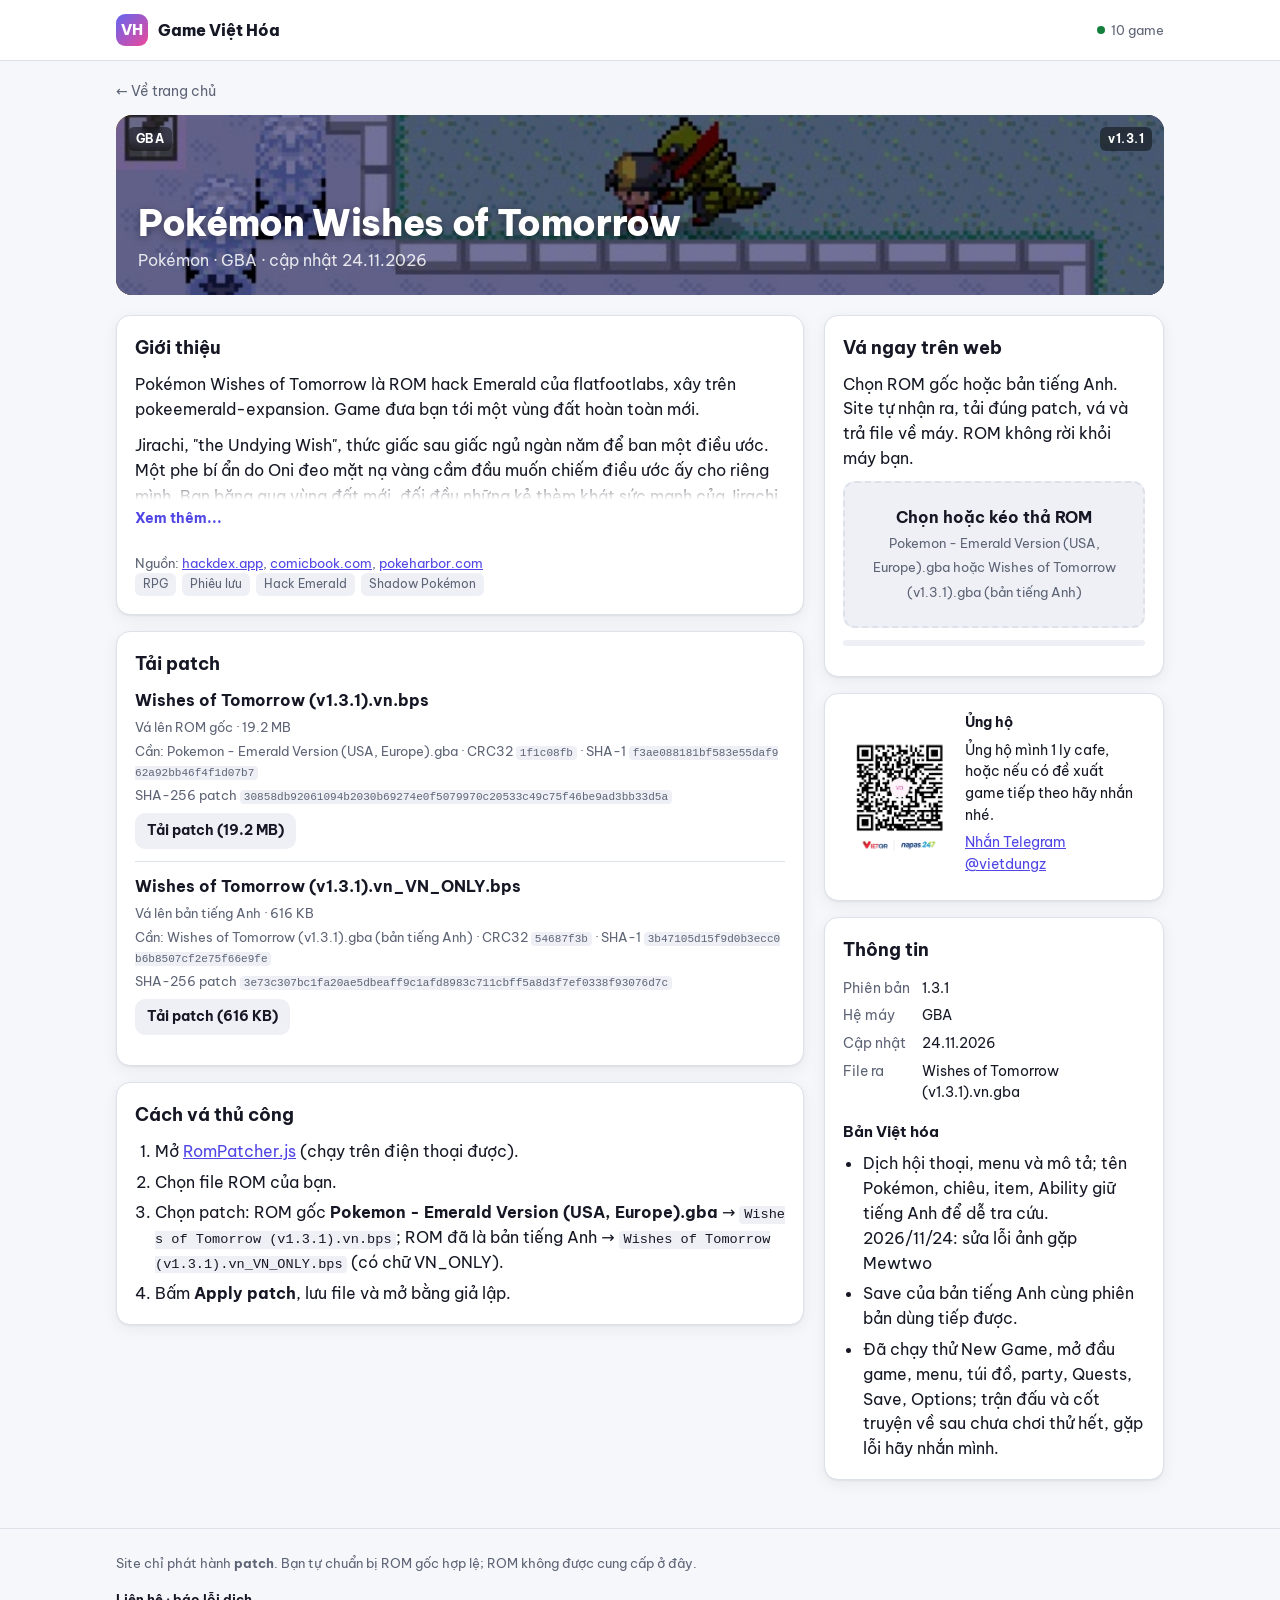
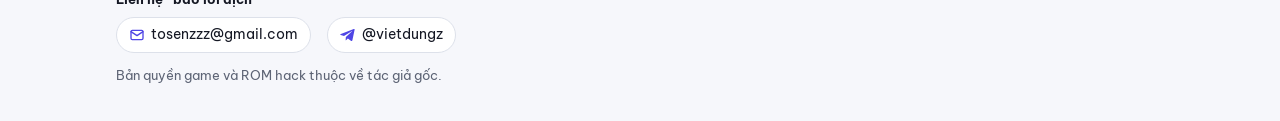
<file: game/wishes-of-tomorrow/index.html>
<!doctype html>
<html lang="vi">
<head>
<meta charset="utf-8">
<meta name="viewport" content="width=device-width, initial-scale=1">
<title>Pokémon Wishes of Tomorrow tiếng Việt v1.3.1 — Tải patch &amp; hướng dẫn</title>
<meta name="description" content="Hack Emerald của flatfootlabs: vùng đất mới, Jirachi và Shadow Pokémon có thể Mega Evolve.">
<meta property="og:title" content="Pokémon Wishes of Tomorrow tiếng Việt v1.3.1 — Tải patch &amp; hướng dẫn">
<meta property="og:description" content="Hack Emerald của flatfootlabs: vùng đất mới, Jirachi và Shadow Pokémon có thể Mega Evolve.">
<link rel="preconnect" href="https://fonts.googleapis.com">
<link rel="preconnect" href="https://fonts.gstatic.com" crossorigin>
<link href="https://fonts.googleapis.com/css2?family=Be+Vietnam+Pro:wght@400;600;700;800&display=swap" rel="stylesheet">
<link rel="stylesheet" href="../../assets/style.css">
<link rel="icon" href="data:image/svg+xml,<svg xmlns='http://www.w3.org/2000/svg' viewBox='0 0 32 32'><rect width='32' height='32' rx='8' fill='%236366f1'/><text x='16' y='22' font-size='16' font-family='sans-serif' font-weight='800' fill='white' text-anchor='middle'>VH</text></svg>">
</head>
<body>
<header class="top"><div class="wrap">
  <a class="brand" href="../../"><span class="logo">VH</span>Game Việt Hóa</a>
  <span class="spacer"></span>
  <span class="pill">10 game</span>
</div></header>
<main class="wrap">
<a class="back" href="../../">← Về trang chủ</a>
<div class="cover detail-cover has-img" style="--c1:#f5b301;--c2:#4b2a7a">
  <img src="../../assets/covers/wishes-of-tomorrow.jpg" alt="" loading="lazy">
  <span class="badge">GBA</span><span class="badge r">v1.3.1</span>
  <div class="t">Pokémon Wishes of Tomorrow</div><div class="v">Pokémon · GBA · cập nhật 24.11.2026</div>
</div>
<div class="cols">
  <div>
    <section class="panel">
      <h2>Giới thiệu</h2>
      <div class="about clamp" id="about"><p>Pokémon Wishes of Tomorrow là ROM hack Emerald của flatfootlabs, xây trên pokeemerald-expansion. Game đưa bạn tới một vùng đất hoàn toàn mới.</p><p>Jirachi, &quot;the Undying Wish&quot;, thức giấc sau giấc ngủ ngàn năm để ban một điều ước. Một phe bí ẩn do Oni đeo mặt nạ vàng cầm đầu muốn chiếm điều ước ấy cho riêng mình. Bạn băng qua vùng đất mới, đối đầu những kẻ thèm khát sức mạnh của Jirachi và đi tìm miền đất hứa Shin-Tokyo. Cốt truyện chia làm 3 hồi cùng phần postgame.</p><p>Điểm nhấn là Shadow Pokémon: đánh mạnh hơn, thủ yếu hơn, có thể rơi vào Hyper Mode, và còn Mega Evolve được. Dùng Snag Machine để bắt Shadow ngay giữa trận với trainer, rồi thanh tẩy ở đền Celebi Island; Shadow Log theo dõi từng con. Game có Pokémon nhiều thế hệ với sprite phong cách Emerald.</p><p>Nhiều tiện ích: nhật ký nhiệm vụ, menu HM, chân dung nhân vật, Ability machine, mua Mega Stone ở cửa hàng. Bản 1.3 &quot;The Mega Dimension&quot; thêm 23 Mega mới, rift Legendary, Z-Move, DexNav, chế độ Nuzlocke và level cap (tắt được trong Options).</p></div>
      <button class="more" id="more" type="button" hidden>Xem thêm...</button>
      <p class="src">Nguồn: <a href="https://www.hackdex.app/hack/wishes-of-tomorrow" target="_blank" rel="noopener">hackdex.app</a>, <a href="https://comicbook.com/gaming/news/pokemon-emerald-rom-hack-wishes-of-tomorrow/" target="_blank" rel="noopener">comicbook.com</a>, <a href="https://www.pokeharbor.com/?p=75196" target="_blank" rel="noopener">pokeharbor.com</a></p>
      <div class="tags"><span>RPG</span><span>Phiêu lưu</span><span>Hack Emerald</span><span>Shadow Pokémon</span></div>
    </section>
    <section class="panel patch-files">
      <h2>Tải patch</h2>
      <div class="file">
  <span class="n">Wishes of Tomorrow (v1.3.1).vn.bps</span>
  <span class="d">Vá lên ROM gốc · 19.2 MB</span>
  <span class="d">Cần: Pokemon - Emerald Version (USA, Europe).gba · CRC32 <code>1f1c08fb</code> · SHA-1 <code>f3ae088181bf583e55daf962a92bb46f4f1d07b7</code></span>
  <span class="d">SHA-256 patch <code>30858db92061094b2030b69274e0f5079970c20533c49c75f46be9ad3bb33d5a</code></span>
  <a class="btn ghost dl" href="../../files/wishes-of-tomorrow/Wishes%20of%20Tomorrow%20(v1.3.1).vn.bps" download>Tải patch (19.2 MB)</a>
</div>
<div class="file">
  <span class="n">Wishes of Tomorrow (v1.3.1).vn_VN_ONLY.bps</span>
  <span class="d">Vá lên bản tiếng Anh · 616 KB</span>
  <span class="d">Cần: Wishes of Tomorrow (v1.3.1).gba (bản tiếng Anh) · CRC32 <code>54687f3b</code> · SHA-1 <code>3b47105d15f9d0b3ecc0b6b8507cf2e75f66e9fe</code></span>
  <span class="d">SHA-256 patch <code>3e73c307bc1fa20ae5dbeaff9c1afd8983c711cbff5a8d3f7ef0338f93076d7c</code></span>
  <a class="btn ghost dl" href="../../files/wishes-of-tomorrow/Wishes%20of%20Tomorrow%20(v1.3.1).vn_VN_ONLY.bps" download>Tải patch (616 KB)</a>
</div>
    </section>
    <section class="panel patch-manual">
      <h2>Cách vá thủ công</h2>
      <ol>
        <li>Mở <a href="https://www.marcrobledo.com/RomPatcher.js/" target="_blank" rel="noopener">RomPatcher.js</a> (chạy trên điện thoại được).</li>
        <li>Chọn file ROM của bạn.</li>
        <li>Chọn patch: ROM gốc <b>Pokemon - Emerald Version (USA, Europe).gba</b> → <code>Wishes of Tomorrow (v1.3.1).vn.bps</code>; ROM đã là bản tiếng Anh → <code>Wishes of Tomorrow (v1.3.1).vn_VN_ONLY.bps</code> (có chữ VN_ONLY).</li>
        <li>Bấm <b>Apply patch</b>, lưu file và mở bằng giả lập.</li>
      </ol>
    </section>
  </div>
  <aside>
    <section class="panel" id="patcher" data-patches="[{&quot;base&quot;:&quot;Pokemon - Emerald Version (USA, Europe).gba&quot;,&quot;srcCrc&quot;:&quot;1f1c08fb&quot;,&quot;url&quot;:&quot;../../files/wishes-of-tomorrow/Wishes%20of%20Tomorrow%20(v1.3.1).vn.bps&quot;,&quot;sizeText&quot;:&quot;19.2 MB&quot;},{&quot;base&quot;:&quot;Wishes of Tomorrow (v1.3.1).gba (bản tiếng Anh)&quot;,&quot;srcCrc&quot;:&quot;54687f3b&quot;,&quot;url&quot;:&quot;../../files/wishes-of-tomorrow/Wishes%20of%20Tomorrow%20(v1.3.1).vn_VN_ONLY.bps&quot;,&quot;sizeText&quot;:&quot;616 KB&quot;}]" data-output="Wishes of Tomorrow (v1.3.1).vn.gba">
      <h2>Vá ngay trên web</h2>
      <p>Chọn ROM gốc hoặc bản tiếng Anh. Site tự nhận ra, tải đúng patch, vá và trả file về máy. ROM không rời khỏi máy bạn.</p>
      <label class="drop"><input type="file" accept=".gba,.sfc,.smc,.bin"><b>Chọn hoặc kéo thả ROM</b><small>Pokemon - Emerald Version (USA, Europe).gba hoặc Wishes of Tomorrow (v1.3.1).gba (bản tiếng Anh)</small></label>
      <div class="bar"><i></i></div>
      <div class="status"></div>
    </section>
    <section class="panel donate-panel"><div class="donate "><img src="../../assets/qr.png" alt="Mã QR ủng hộ"><div><p><b>Ủng hộ</b></p><p>Ủng hộ mình 1 ly cafe, hoặc nếu có đề xuất game tiếp theo hãy nhắn nhé.</p><p><a href="https://t.me/vietdungz" target="_blank" rel="noopener">Nhắn Telegram @vietdungz</a></p></div></div></section>
    <section class="panel">
      <h2>Thông tin</h2>
      <dl class="facts">
        <dt>Phiên bản</dt><dd>1.3.1</dd>
        <dt>Hệ máy</dt><dd>GBA</dd>
        <dt>Cập nhật</dt><dd>24.11.2026</dd>
        <dt>File ra</dt><dd>Wishes of Tomorrow (v1.3.1).vn.gba</dd>
      </dl>
      <h3 class="sub">Bản Việt hóa</h3><ul><li>Dịch hội thoại, menu và mô tả; tên Pokémon, chiêu, item, Ability giữ tiếng Anh để dễ tra cứu.
2026/11/24: sửa lỗi ảnh gặp Mewtwo</li><li>Save của bản tiếng Anh cùng phiên bản dùng tiếp được.</li><li>Đã chạy thử New Game, mở đầu game, menu, túi đồ, party, Quests, Save, Options; trận đấu và cốt truyện về sau chưa chơi thử hết, gặp lỗi hãy nhắn mình.</li></ul>
    </section>
  </aside>
</div>
</main>
<footer><div class="wrap">
  
  <p>Site chỉ phát hành <b>patch</b>. Bạn tự chuẩn bị ROM gốc hợp lệ; ROM không được cung cấp ở đây.</p>
  <div class="contact"><b>Liên hệ · báo lỗi dịch</b>
    <a href="mailto:tosenzzz@gmail.com"><svg width="16" height="16" viewBox="0 0 24 24" fill="none" stroke="currentColor" stroke-width="2" stroke-linecap="round" stroke-linejoin="round"><rect x="3" y="5" width="18" height="14" rx="2"/><path d="m3 7 9 6 9-6"/></svg>tosenzzz@gmail.com</a>
    <a href="https://t.me/vietdungz" target="_blank" rel="noopener"><svg width="16" height="16" viewBox="0 0 24 24" fill="currentColor"><path d="M21.9 4.3 18.6 20c-.2 1.1-.9 1.4-1.8.9l-5-3.7-2.4 2.3c-.3.3-.5.5-1 .5l.4-5.1 9.3-8.4c.4-.4-.1-.6-.6-.2L6 13.5 1.1 12c-1.1-.3-1.1-1.1.2-1.6L20.6 3c.9-.3 1.7.2 1.3 1.3z"/></svg>@vietdungz</a>
  </div>
  <p>Bản quyền game và ROM hack thuộc về tác giả gốc.</p>
</div></footer>
<script src="../../assets/patcher.js"></script>

</body>
</html>
</file>
<file: assets/style.css>
:root {
  --bg: #f6f7fb; --surface: #ffffff; --surface-2: #eef0f6; --text: #151824; --muted: #5d6475;
  --line: #dde1ea; --accent: #4f46e5; --accent-text: #ffffff; --ok: #15803d; --err: #b91c1c;
  --shadow: 0 1px 2px rgb(0 0 0 / .06), 0 4px 16px rgb(0 0 0 / .06);
  color-scheme: light;
}
@media (prefers-color-scheme: dark) {
  :root:not([data-theme="light"]) {
    --bg: #0e1016; --surface: #171a23; --surface-2: #1f2330; --text: #e9ebf2; --muted: #9aa1b2;
    --line: #2a2f3d; --accent: #818cf8; --accent-text: #0e1016; --ok: #4ade80; --err: #f87171;
    --shadow: 0 1px 2px rgb(0 0 0 / .4), 0 6px 20px rgb(0 0 0 / .3);
    color-scheme: dark;
  }
}
:root[data-theme="dark"] {
  --bg: #0e1016; --surface: #171a23; --surface-2: #1f2330; --text: #e9ebf2; --muted: #9aa1b2;
  --line: #2a2f3d; --accent: #818cf8; --accent-text: #0e1016; --ok: #4ade80; --err: #f87171;
  --shadow: 0 1px 2px rgb(0 0 0 / .4), 0 6px 20px rgb(0 0 0 / .3);
  color-scheme: dark;
}

* { box-sizing: border-box; }
html { -webkit-text-size-adjust: 100%; }
body {
  margin: 0; background: var(--bg); color: var(--text);
  font: 16px/1.55 "Be Vietnam Pro", system-ui, -apple-system, "Segoe UI", Roboto, sans-serif;
}
a { color: var(--accent); }
code { font: .85em ui-monospace, SFMono-Regular, Menlo, monospace; background: var(--surface-2); padding: .1em .35em; border-radius: 4px; word-break: break-all; }
.wrap { max-width: 1080px; margin: 0 auto; padding: 0 16px; }

/* Header */
.top { border-bottom: 1px solid var(--line); background: var(--surface); }
.top .wrap { display: flex; align-items: center; gap: 12px; min-height: 60px; }
.brand { display: flex; align-items: center; gap: 10px; color: var(--text); text-decoration: none; font-weight: 800; letter-spacing: -.01em; }
.logo { width: 32px; height: 32px; border-radius: 9px; background: linear-gradient(135deg, #6366f1, #ec4899); display: grid; place-items: center; color: #fff; font-size: 15px; font-weight: 800; }
.top .spacer { flex: 1; }
.pill { display: inline-flex; align-items: center; gap: 6px; font-size: 13px; color: var(--muted); }
.pill::before { content: ""; width: 8px; height: 8px; border-radius: 50%; background: var(--ok); }

/* Hero */
.hero { padding: 36px 0 20px; }
.hero h1 { margin: 0 0 6px; font-size: clamp(26px, 5vw, 38px); line-height: 1.15; letter-spacing: -.02em; }
.hero p { margin: 0; color: var(--muted); max-width: 640px; }

/* Toolbar */
.bar-tools { display: flex; flex-wrap: wrap; gap: 10px; align-items: center; margin: 18px 0 20px; }
.tabs { display: flex; gap: 6px; flex-wrap: wrap; }
.tab {
  border: 1px solid var(--line); background: var(--surface); color: var(--text);
  padding: 7px 14px; border-radius: 999px; font: inherit; font-size: 14px; cursor: pointer;
}
.tab[aria-selected="true"] { background: var(--text); color: var(--bg); border-color: var(--text); }
.tab span { opacity: .6; margin-left: 2px; }
.search { flex: 1 1 220px; position: relative; }
.search input {
  width: 100%; border: 1px solid var(--line); background: var(--surface); color: var(--text);
  padding: 9px 12px 9px 36px; border-radius: 10px; font: inherit; font-size: 15px;
}
.search svg { position: absolute; left: 11px; top: 50%; transform: translateY(-50%); color: var(--muted); }

/* Grid */
.grid { display: grid; grid-template-columns: repeat(auto-fill, minmax(290px, 1fr)); gap: 16px; padding-bottom: 40px; }
.card {
  display: flex; flex-direction: column; background: var(--surface); border: 1px solid var(--line);
  border-radius: 14px; overflow: hidden; box-shadow: var(--shadow); color: inherit; text-decoration: none;
  transition: transform .15s ease, box-shadow .15s ease;
}
.card:hover { transform: translateY(-2px); }
.card[hidden] { display: none; }
.cover {
  position: relative; aspect-ratio: 16 / 8; padding: 14px 16px; display: flex; flex-direction: column; justify-content: flex-end;
  background: linear-gradient(135deg, var(--c1), var(--c2)); color: #fff; overflow: hidden;
}
.cover::before {
  content: ""; position: absolute; inset: 0; opacity: .14;
  background-image: linear-gradient(#fff 1px, transparent 1px), linear-gradient(90deg, #fff 1px, transparent 1px);
  background-size: 8px 8px;
}
.cover img { position: absolute; inset: 0; width: 100%; height: 100%; object-fit: cover; }
.cover.has-img::after { content: ""; position: absolute; inset: 0; background: linear-gradient(transparent 40%, rgb(0 0 0 / .7)); }
.cover > * { position: relative; z-index: 1; }
.cover .t { font-size: 21px; font-weight: 800; line-height: 1.15; text-shadow: 0 2px 8px rgb(0 0 0 / .35); letter-spacing: -.01em; }
.badge {
  position: absolute; z-index: 1; top: 12px; left: 12px; font-size: 12px; font-weight: 700; letter-spacing: .04em;
  background: rgb(0 0 0 / .45); color: #fff; padding: 3px 8px; border-radius: 6px; backdrop-filter: blur(4px);
}
.badge.r { left: auto; right: 12px; }
.body { padding: 14px 16px 16px; display: flex; flex-direction: column; gap: 10px; flex: 1; }
.meta { font-size: 13px; color: var(--muted); }
.body p { margin: 0; font-size: 15px; }
.tags { display: flex; flex-wrap: wrap; gap: 6px; }
.tags span { font-size: 12px; background: var(--surface-2); color: var(--muted); padding: 2px 8px; border-radius: 6px; }
.btn {
  display: inline-flex; align-items: center; justify-content: center; gap: 6px; margin-top: auto;
  background: var(--accent); color: var(--accent-text); text-decoration: none; font-weight: 700; font-size: 15px;
  padding: 10px 14px; border-radius: 10px; border: 0; cursor: pointer;
}
.btn.ghost { background: var(--surface-2); color: var(--text); }
#empty { color: var(--muted); text-align: center; padding: 40px 0; }

/* Detail */
.back { display: inline-block; margin: 20px 0 12px; color: var(--muted); text-decoration: none; font-size: 14px; }
.detail-cover { border-radius: 16px; aspect-ratio: auto; min-height: 180px; padding: 22px; }
.detail-cover .t { font-size: clamp(24px, 5vw, 36px); }
.detail-cover .v { opacity: .85; margin-top: 4px; }
.cols { display: grid; grid-template-columns: minmax(0, 1fr) 340px; gap: 20px; margin: 20px 0 48px; align-items: start; }
@media (max-width: 860px) {
  /* Mobile: một cột, "Vá ngay trên web" đứng ngay sau "Giới thiệu" */
  .cols { grid-template-columns: minmax(0, 1fr); gap: 16px; }
  .cols > div, .cols > aside { display: contents; }
  .cols .panel + .panel { margin-top: 0; }
  .cols > div > .panel:nth-child(1) { order: 1; }
  .cols > aside > #patcher { order: 2; }
  .cols > aside > .donate-panel { order: 3; }
  .cols > div > .panel:nth-child(2) { order: 4; }
  .cols > div > .panel:nth-child(3) { order: 5; }
  .cols > aside > .panel:last-child { order: 6; }
}
.panel { background: var(--surface); border: 1px solid var(--line); border-radius: 14px; padding: 18px; box-shadow: var(--shadow); }
.panel + .panel { margin-top: 16px; }
.panel h2 { margin: 0 0 10px; font-size: 18px; }
.panel p { margin: 0 0 10px; }
.panel ol, .panel ul { margin: 0; padding-left: 20px; }
.panel li + li { margin-top: 6px; }
.file { border-top: 1px solid var(--line); padding: 12px 0; display: grid; gap: 4px; }
.file:first-of-type { border-top: 0; padding-top: 0; }
.file .n { font-weight: 700; word-break: break-word; }
.file .d { font-size: 13px; color: var(--muted); }
.file a.dl { justify-self: start; margin-top: 4px; font-size: 14px; padding: 7px 12px; }
.facts { display: grid; grid-template-columns: auto 1fr; gap: 6px 12px; font-size: 14px; }
.facts dt { color: var(--muted); }
.facts dd { margin: 0; }

/* Patcher */
#patcher .drop {
  display: block; border: 2px dashed var(--line); border-radius: 12px; padding: 22px 14px; text-align: center; cursor: pointer;
  background: var(--surface-2); transition: border-color .15s;
}
#patcher .drop.over, #patcher .drop:hover { border-color: var(--accent); }
#patcher .drop b { display: block; font-size: 16px; }
#patcher .drop small { color: var(--muted); }
#patcher input { position: absolute; width: 1px; height: 1px; opacity: 0; }
#patcher.busy .drop { pointer-events: none; opacity: .6; }
#patcher .bar { height: 6px; background: var(--surface-2); border-radius: 3px; margin: 12px 0; overflow: hidden; }
#patcher .bar > i { display: block; height: 100%; width: 0; background: var(--accent); transition: width .2s; }
#patcher .status { font-size: 14px; color: var(--muted); }
#patcher .status.ok { color: var(--ok); }
#patcher .status.err { color: var(--err); }
#patcher .status .btn { margin-top: 10px; font-size: 14px; }

footer { border-top: 1px solid var(--line); color: var(--muted); font-size: 13px; padding: 20px 0 32px; }
footer p { margin: 4px 0; }
.donate { display: flex; gap: 16px; align-items: center; flex-wrap: wrap; }
.donate img { width: 150px; height: auto; border-radius: 10px; background: #fff; padding: 4px; }

/* Mobile: trang chủ 2 cột */
@media (max-width: 600px) {
  .grid { grid-template-columns: repeat(2, minmax(0, 1fr)); gap: 10px; }
  .card { border-radius: 12px; }
  .grid .cover { aspect-ratio: 4 / 3; padding: 10px; }
  .grid .cover .t { font-size: 15px; }
  .grid .badge { top: 8px; left: 8px; font-size: 10px; padding: 2px 6px; }
  .grid .badge.r { left: auto; right: 8px; }
  .grid .body { padding: 10px; gap: 6px; }
  .grid .meta { font-size: 11px; }
  .grid .body p { font-size: 13px; line-height: 1.4; display: -webkit-box; -webkit-line-clamp: 3; -webkit-box-orient: vertical; overflow: hidden; }
  .grid .tags { display: none; }
  .grid .btn { font-size: 13px; padding: 8px 6px; }
  .hero { padding: 24px 0 12px; }
}

/* Mobile: chữ ủng hộ đứng thành cột bên phải QR */
@media (max-width: 600px) {
  .donate { flex-wrap: nowrap; gap: 12px; align-items: center; }
  .donate img { width: 110px; flex-shrink: 0; }
  .donate > div { min-width: 0; }
}

.contact { display: flex; flex-wrap: wrap; align-items: center; gap: 8px 16px; margin: 16px 0 12px; }
.contact b { color: var(--text); width: 100%; }
.contact a { display: inline-flex; align-items: center; gap: 6px; text-decoration: none; color: var(--text); background: var(--surface); border: 1px solid var(--line); padding: 6px 12px; border-radius: 999px; font-size: 14px; }
.contact a svg { color: var(--accent); flex-shrink: 0; }

.donate-panel .donate { gap: 12px; flex-wrap: nowrap; }
.donate-panel .donate img { width: 110px; flex-shrink: 0; }
.donate-panel .donate p { margin: 0 0 6px; font-size: 14px; }
.donate-panel .donate > div { min-width: 0; }
.panel h3.sub { font-size: 15px; margin: 16px 0 8px; }

/* Giới thiệu: 5 dòng + Xem thêm */
.about { --lh: 1.6em; line-height: var(--lh); }
.about p { margin: 0 0 10px; }
.about p:last-child { margin-bottom: 0; }
.about.clamp { max-height: calc(var(--lh) * 5); overflow: hidden; position: relative; }
.about.clamp::after { content: ""; position: absolute; left: 0; right: 0; bottom: 0; height: var(--lh); background: linear-gradient(transparent, var(--surface)); }
.more { background: none; border: 0; padding: 4px 0; margin: 4px 0 10px; color: var(--accent); font: inherit; font-weight: 700; font-size: 14px; cursor: pointer; }
.more[hidden] { display: none; }
.about:not(.clamp) + .more { margin-top: 8px; }
.panel .src { font-size: 13px; color: var(--muted); margin: 10px 0 0; }
.detail-cover.has-img::after { background: linear-gradient(rgb(0 0 0 / .15), rgb(0 0 0 / .78)); }

/* Quyên góp */
.fund .fbar { height: 10px; background: var(--surface-2); border-radius: 5px; overflow: hidden; }
.fund .fbar i { display: block; height: 100%; width: 0; border-radius: 5px; background: linear-gradient(90deg, #f59e0b, #ef4444); transition: width .6s ease; }
.fund.done .fbar i { background: var(--ok); }
.fund.loading .fbar i { width: 30%; opacity: .35; animation: fundpulse 1.2s ease-in-out infinite alternate; }
@keyframes fundpulse { to { opacity: .8; } }
.fund .fnum { display: flex; align-items: baseline; gap: 6px; margin-bottom: 8px; }
.fund .fnum b { font-size: 30px; line-height: 1; letter-spacing: -.02em; }
.fund .fnum span { color: var(--muted); }
.fund .fnum em { margin-left: auto; font-style: normal; font-weight: 700; color: var(--accent); }
.fund .facts { margin-top: 12px; }
.fund.mini .fbar { height: 6px; }
.fund.mini .ftext { font-size: 12px; color: var(--muted); margin-top: 4px; }
.fund.mini .ftext b { color: var(--text); }
.fnote { font-size: 14px; color: var(--muted); margin: 12px 0 0 !important; }
.meta .st { color: #d97706; font-weight: 700; }
.fund-admin { display: grid; gap: 8px; margin-top: 14px; padding-top: 14px; border-top: 1px dashed var(--line); }
.fund-admin[hidden] { display: none; }
.fund-admin label { display: grid; gap: 4px; font-size: 14px; font-weight: 600; }
.fund-admin input { border: 1px solid var(--line); background: var(--surface); color: var(--text); padding: 9px 12px; border-radius: 10px; font: inherit; }
.fund-admin .btn { margin-top: 0; }
.fund-admin.busy { opacity: .6; pointer-events: none; }
.fund-admin .msg { margin: 0; font-size: 13px; }
.fund-admin .msg.ok { color: var(--ok); }
.fund-admin .msg.err { color: var(--err); }
.admin-panel { margin-bottom: 16px; border-color: #f59e0b; }
.admin-panel[hidden] { display: none; }
.admin-panel h2 { display: flex; align-items: center; justify-content: space-between; }
.admin-panel h2 .more { margin: 0; }
.admin-panel .fund-admin:first-of-type { border-top: 0; margin-top: 0; padding-top: 0; }
@media (max-width: 860px) { .cols > aside > #funding { order: 2; } }

/* Hộp xác nhận khi vào trang */
.vh-lock, .vh-lock body { overflow: hidden; }
.vh-confirm { position: fixed; inset: 0; z-index: 100; display: grid; place-items: center; padding: 16px; background: rgb(0 0 0 / .55); backdrop-filter: blur(3px); }
.vh-confirm .box { width: min(440px, 100%); background: var(--surface); color: var(--text); border: 1px solid var(--line); border-radius: 16px; padding: 22px; box-shadow: 0 20px 60px rgb(0 0 0 / .35); }
.vh-confirm .q { margin: 0 0 16px; font-size: 17px; font-weight: 700; line-height: 1.4; }
.vh-confirm .opts { display: grid; gap: 8px; }
.vh-confirm .btn { width: 100%; justify-content: center; text-align: center; padding: 11px 14px; }
.lock-msg { margin: 0; padding: 12px 14px; border-radius: 10px; background: color-mix(in srgb, var(--err) 12%, transparent); color: var(--err); font-weight: 600; white-space: pre-line; }
</file>
<file: assets/admin.css>
/* Trang admin — dùng chung token màu của style.css */
[hidden] { display: none !important; }
body { padding-bottom: 160px; }
.btn.sm { padding: 6px 12px; font-size: 13px; }
.btn.danger { background: var(--err); color: #fff; }
.btn:disabled { opacity: .45; cursor: default; }
.btn.file { position: relative; overflow: hidden; cursor: pointer; }
.btn.file input { position: absolute; inset: 0; opacity: 0; cursor: pointer; }
.who { font-size: 13px; color: var(--muted); }
.muted { color: var(--muted); font-weight: 400; }
small.block { display: block; margin: 6px 0 12px; font-size: 12.5px; }
.link { background: none; border: 0; padding: 0; color: var(--accent); font: inherit; cursor: pointer; text-decoration: underline; }
.msg { margin: 8px 0 0; font-size: 14px; min-height: 1.2em; }
.msg.ok { color: var(--ok); }
.msg.err { color: var(--err); }

.login { max-width: 520px; margin: 40px auto; }
.login form { display: grid; gap: 10px; margin: 12px 0; }
.login details { font-size: 14px; color: var(--muted); }
.login summary { cursor: pointer; }
.chk { display: flex; align-items: center; gap: 8px; font-size: 14px; }

/* Form */
.f { display: grid; gap: 4px; margin: 0 0 12px; min-width: 0; align-content: start; }
.f > span { font-size: 13px; font-weight: 600; color: var(--muted); }
.f small { font-size: 12.5px; color: var(--muted); }
.f input, .f textarea, .prow input, .prow select, .pts-form input, .savebar input {
  width: 100%; border: 1px solid var(--line); background: var(--bg); color: var(--text);
  padding: 8px 10px; border-radius: 8px; font: inherit; font-size: 14.5px;
}
.f textarea { resize: vertical; line-height: 1.5; }
.f input:focus, .f textarea:focus, .prow input:focus, .prow select:focus { outline: 2px solid var(--accent); outline-offset: -1px; }
.f input:user-invalid { border-color: var(--err); }
.grid2 { display: grid; grid-template-columns: 1fr 1fr; gap: 0 14px; }

/* Bố cục */
.layout { display: grid; grid-template-columns: 280px 1fr; gap: 18px; margin: 20px 0; align-items: start; }
.side { position: sticky; top: 12px; background: var(--surface); border: 1px solid var(--line); border-radius: 14px; padding: 12px; box-shadow: var(--shadow); max-height: calc(100vh - 140px); display: flex; flex-direction: column; }
.side-head { display: flex; align-items: center; justify-content: space-between; margin-bottom: 8px; }
.side-head span { color: var(--muted); font-weight: 400; }
.glist { list-style: none; margin: 0; padding: 0; overflow: auto; flex: 1; }
.glist li { display: flex; align-items: center; gap: 10px; padding: 7px; border-radius: 10px; cursor: pointer; }
.glist li:hover { background: var(--surface-2); }
.glist li.on, .site-btn.on { background: color-mix(in srgb, var(--accent) 16%, transparent); }
.thumb { width: 44px; height: 30px; border-radius: 6px; flex: none; overflow: hidden; background: linear-gradient(135deg, var(--c1), var(--c2)); }
.thumb img { width: 100%; height: 100%; object-fit: cover; display: block; }
.gt { flex: 1; min-width: 0; display: grid; }
.gt b { font-size: 14px; white-space: nowrap; overflow: hidden; text-overflow: ellipsis; }
.gt small { font-size: 12px; color: var(--muted); white-space: nowrap; overflow: hidden; text-overflow: ellipsis; }
.ord { display: grid; }
.ord button { background: none; border: 0; color: var(--muted); font-size: 10px; line-height: 1.2; padding: 1px 4px; cursor: pointer; }
.ord button:hover:not(:disabled) { color: var(--text); }
.ord button:disabled { opacity: .25; cursor: default; }
.site-btn { margin-top: 8px; border: 1px solid var(--line); background: var(--surface); color: var(--text); padding: 9px; border-radius: 10px; font: inherit; font-size: 14px; cursor: pointer; text-align: left; }

.editor .panel h2 small { font-size: 13px; }
.ed-head { display: flex; align-items: center; gap: 8px; flex-wrap: wrap; margin-bottom: 12px; }
.ed-head h2 { margin: 0; flex: 1; min-width: 160px; }
.mode { display: flex; gap: 10px; flex-wrap: wrap; margin-bottom: 14px; }
.mode label { flex: 1 1 200px; border: 1px solid var(--line); border-radius: 10px; padding: 9px 12px; cursor: pointer; display: flex; align-items: center; gap: 8px; font-weight: 600; font-size: 14.5px; }
.mode label:has(input:checked) { border-color: var(--accent); background: color-mix(in srgb, var(--accent) 10%, transparent); }
.mode small { font-weight: 400; color: var(--muted); font-size: 12.5px; }

.cover-row { display: flex; gap: 16px; align-items: flex-start; flex-wrap: wrap; }
.cover-prev { position: relative; width: 260px; aspect-ratio: 16 / 9; border-radius: 12px; overflow: hidden; background: linear-gradient(135deg, var(--c1), var(--c2)); flex: none; }
.cover-prev img { width: 100%; height: 100%; object-fit: cover; display: block; }
.cover-prev span { position: absolute; left: 10px; right: 10px; bottom: 8px; color: #fff; font-weight: 800; text-shadow: 0 1px 4px rgb(0 0 0 / .6); }
.cover-ctl { display: flex; flex-direction: column; gap: 8px; align-items: flex-start; flex: 1; min-width: 200px; }
.cover-ctl small { color: var(--muted); font-size: 12.5px; }
.colors { display: flex; gap: 14px; font-size: 13px; color: var(--muted); }
.colors label { display: flex; align-items: center; gap: 6px; }
.colors input { width: 36px; height: 28px; border: 1px solid var(--line); border-radius: 6px; padding: 0; background: none; }
.qr-prev { width: 120px; border-radius: 8px; }

.prow { display: grid; grid-template-columns: 1fr 190px 28px; gap: 6px 8px; padding: 10px 0; border-bottom: 1px solid var(--line); align-items: center; }
.prow:first-child { padding-top: 0; }
.pname { grid-column: 1 / 3; display: grid; min-width: 0; }
.pname b { font-size: 14px; word-break: break-all; }
.pname small { font-size: 12.5px; color: var(--muted); }
.pname .new { font-style: normal; font-size: 11px; background: var(--ok); color: #fff; border-radius: 4px; padding: 0 5px; margin-left: 4px; }
.prow select { grid-column: 2; grid-row: 2; }
.prow [data-pk="base"] { grid-column: 1; grid-row: 2; }
.prow [data-pk="baseSha1"] { grid-column: 1 / 3; grid-row: 3; font-family: ui-monospace, Menlo, monospace; font-size: 13px; }
.prow .x { grid-column: 3; grid-row: 1; background: none; border: 0; color: var(--err); font-size: 16px; cursor: pointer; }
.patches { margin-bottom: 12px; }

.pts { font-size: 15px; }
.pts b { font-size: 22px; }
.pts-form { display: flex; gap: 8px; flex-wrap: wrap; }
.pts-form input { flex: 1 1 140px; width: auto; }

/* Thanh lưu */
.savebar { position: fixed; left: 0; right: 0; bottom: 0; background: var(--surface); border-top: 1px solid var(--line); box-shadow: 0 -4px 16px rgb(0 0 0 / .08); padding: 10px 0 6px; z-index: 10; }
.savebar .wrap { display: flex; gap: 10px; align-items: center; }
.savebar .wrap + .wrap { display: block; }
.savebar #dirty { font-size: 14px; color: var(--muted); white-space: nowrap; }
.savebar #dirty.warn { color: #d97706; font-weight: 700; }
.savebar input { flex: 1; min-width: 0; }
.savebar .msg { margin: 4px 0 0; font-size: 13.5px; }
.savebar .msg:empty { display: none; }

@media (max-width: 860px) {
  .layout { grid-template-columns: 1fr; }
  .side { position: static; max-height: 300px; }
}
@media (max-width: 600px) {
  .grid2 { grid-template-columns: 1fr; }
  .cover-prev { width: 100%; }
  .prow { grid-template-columns: 1fr 28px; }
  .pname { grid-column: 1; }
  .prow select, .prow [data-pk="base"], .prow [data-pk="baseSha1"] { grid-column: 1 / 3; grid-row: auto; }
  .savebar .wrap { flex-wrap: wrap; }
  .savebar input { order: 3; flex-basis: 100%; }
  .savebar #dirty { flex: 1; min-width: 0; white-space: normal; font-size: 13px; line-height: 1.3; }
  .savebar .btn { padding: 8px 12px; font-size: 13.5px; }
  .savebar .wrap { gap: 8px; }
}

/* Tra cứu tự động */
.lookup { border-style: dashed; }
.lk-form { display: flex; gap: 8px; }
.lk-form input { flex: 1; min-width: 0; border: 1px solid var(--line); background: var(--bg); color: var(--text); padding: 8px 10px; border-radius: 8px; font: inherit; font-size: 14.5px; }
.lk-results { list-style: none; margin: 10px 0 0; padding: 0; display: grid; gap: 6px; }
.lk-results button { width: 100%; text-align: left; display: grid; gap: 2px; border: 1px solid var(--line); background: var(--bg); color: var(--text); border-radius: 10px; padding: 8px 10px; font: inherit; cursor: pointer; }
.lk-results button:hover { border-color: var(--accent); }
.lk-results b { font-size: 14.5px; }
.lk-results small { color: var(--muted); font-size: 12.5px; }
.lk-src { display: inline-block; font-size: 11px; font-weight: 700; color: var(--accent); text-transform: uppercase; letter-spacing: .03em; }
.lk-detail { margin-top: 12px; }
.lk-head { font-size: 14px; }
.lk-table { width: 100%; border-collapse: collapse; font-size: 13.5px; margin-bottom: 8px; }
.lk-table td { border-top: 1px solid var(--line); padding: 7px 6px; vertical-align: top; }
.lk-table td:first-child { width: 150px; white-space: nowrap; font-weight: 600; }
.lk-val { max-height: 150px; overflow: auto; }
.lk-val p { margin: 0 0 6px; }
.lk-imgs { display: flex; gap: 8px; flex-wrap: wrap; }
.lk-imgs label { position: relative; cursor: pointer; }
.lk-imgs input { position: absolute; top: 4px; left: 4px; }
.lk-imgs img { width: 120px; height: 68px; object-fit: cover; border-radius: 6px; border: 2px solid transparent; display: block; }
.lk-imgs input:checked + img { border-color: var(--accent); }
.small { font-size: 12.5px; }
@media (max-width: 600px) { .lk-table td:first-child { width: auto; white-space: normal; } }
.switch { margin-bottom: 12px; font-weight: 600; }
</file>
